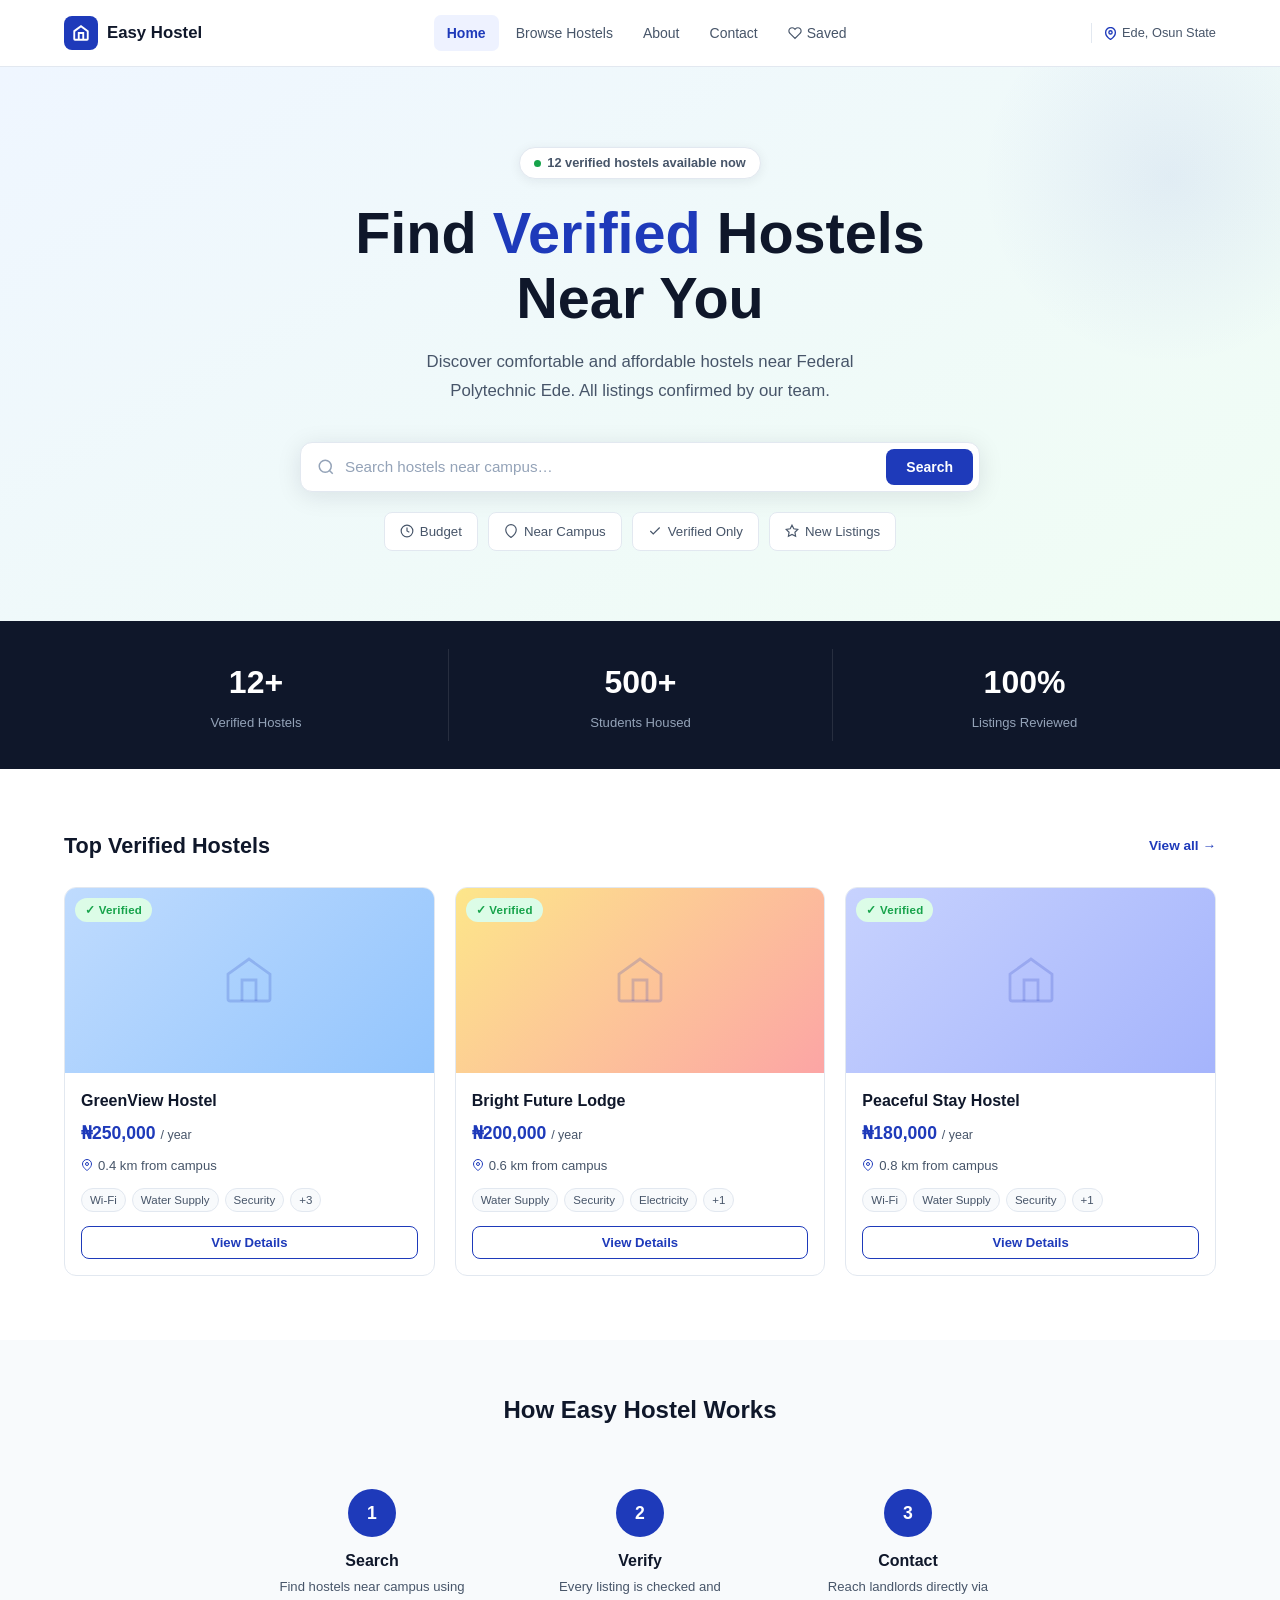
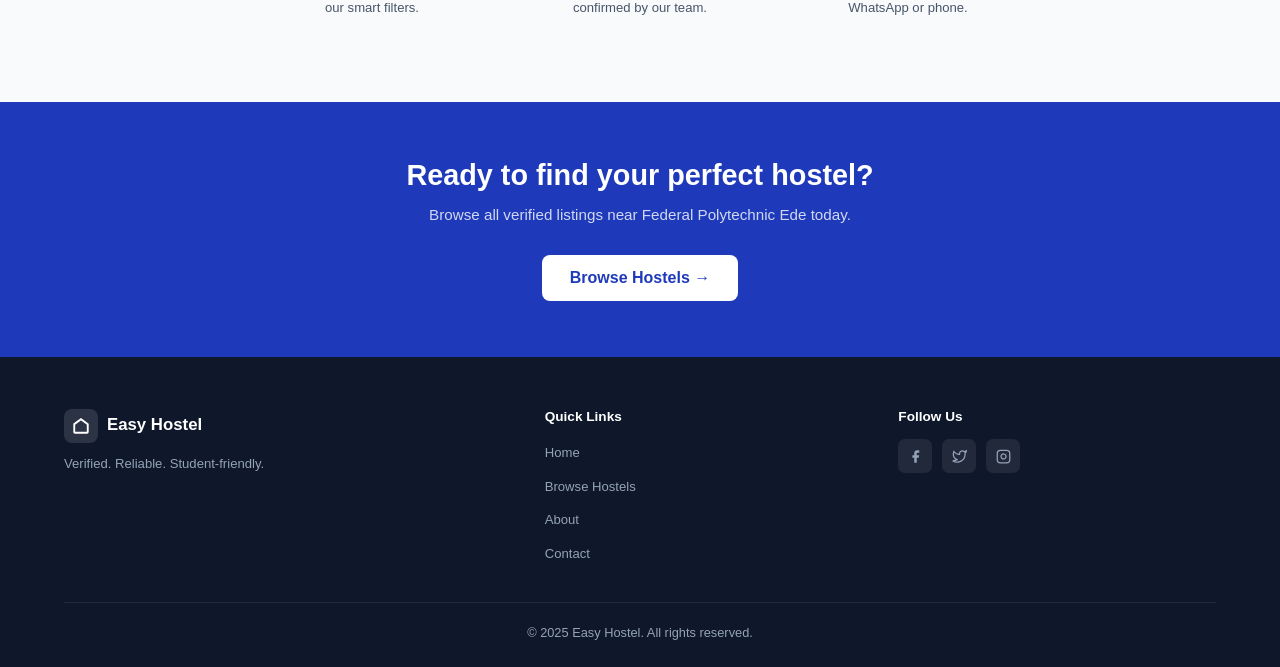
<file: index.html>
<!doctype html>
<html lang="en">
  <head>
    <meta charset="UTF-8" />
    <meta name="viewport" content="width=device-width, initial-scale=1.0" />
    <title>Easy Hostel – Find Verified Hostels Near You</title>
    <link rel="stylesheet" href="./style.css">
  </head>
  <body>
    <div class="toast-wrap" id="toastWrap"></div>

    <!-- ═══════════════════════════════════════════════════ NAV -->
    <nav id="mainNav">
      <div class="nav-inner">
        <div
          class="logo"
          id="mainLogo"
          onclick="showPage('home')"
          ondblclick="logoDoubleClick(event)"
          title="Easy Hostel"
        >
          <div class="logo-icon" id="logoIcon">
            <svg
              width="18"
              height="18"
              viewBox="0 0 24 24"
              fill="none"
              stroke="currentColor"
              stroke-width="2.5"
            >
              <path d="M3 9.5L12 3l9 6.5V20a1 1 0 01-1 1H4a1 1 0 01-1-1V9.5z" />
              <path d="M9 21V12h6v9" />
            </svg>
          </div>
          Easy Hostel
        </div>
        <ul class="nav-links" id="navLinks">
          <li>
            <a id="nl-home" class="active" onclick="showPage('home')">Home</a>
          </li>
          <li>
            <a id="nl-listings" onclick="showPage('listings')"
              >Browse Hostels</a
            >
          </li>
          <li><a id="nl-about" onclick="showPage('about')">About</a></li>
          <li><a id="nl-contact" onclick="showPage('contact')">Contact</a></li>
          <li>
            <div class="fav-nav-wrap">
              <a
                id="nl-favourites"
                onclick="showPage('favourites')"
                style="display: flex; align-items: center; gap: 5px"
              >
                <svg
                  width="14"
                  height="14"
                  viewBox="0 0 24 24"
                  fill="none"
                  stroke="currentColor"
                  stroke-width="2"
                >
                  <path
                    d="M20.84 4.61a5.5 5.5 0 00-7.78 0L12 5.67l-1.06-1.06a5.5 5.5 0 00-7.78 7.78l1.06 1.06L12 21.23l7.78-7.78 1.06-1.06a5.5 5.5 0 000-7.78z"
                  />
                </svg>
                Saved
              </a>
              <span class="fav-badge" id="navFavBadge">0</span>
            </div>
          </li>
        </ul>
        <div class="nav-location">
          <svg
            width="13"
            height="13"
            viewBox="0 0 24 24"
            fill="none"
            stroke="currentColor"
            stroke-width="2.5"
          >
            <path d="M21 10c0 7-9 13-9 13s-9-6-9-13a9 9 0 0118 0z" />
            <circle cx="12" cy="10" r="3" />
          </svg>
          Ede, Osun State
        </div>
        <div class="hamburger" id="hamburger" onclick="toggleMobileMenu()">
          <span></span><span></span><span></span>
        </div>
      </div>
    </nav>

    <!-- MOBILE MENU -->
    <div class="mobile-menu" id="mobileMenu">
      <a
        id="ml-home"
        class="active"
        onclick="
          showPage('home');
          closeMobileMenu();
        "
        >Home</a
      >
      <a
        id="ml-listings"
        onclick="
          showPage('listings');
          closeMobileMenu();
        "
        >Browse Hostels</a
      >
      <a
        id="ml-about"
        onclick="
          showPage('about');
          closeMobileMenu();
        "
        >About</a
      >
      <a
        id="ml-contact"
        onclick="
          showPage('contact');
          closeMobileMenu();
        "
        >Contact</a
      >
      <a
        id="ml-favourites"
        onclick="
          showPage('favourites');
          closeMobileMenu();
        "
        style="display: flex; align-items: center; gap: 8px"
      >
        <svg
          width="15"
          height="15"
          viewBox="0 0 24 24"
          fill="none"
          stroke="currentColor"
          stroke-width="2"
        >
          <path
            d="M20.84 4.61a5.5 5.5 0 00-7.78 0L12 5.67l-1.06-1.06a5.5 5.5 0 00-7.78 7.78l1.06 1.06L12 21.23l7.78-7.78 1.06-1.06a5.5 5.5 0 000-7.78z"
          />
        </svg>
        Saved Hostels
        <span
          id="mobileNavFavBadge"
          style="
            background: var(--red);
            color: #fff;
            font-size: 0.65rem;
            font-weight: 700;
            padding: 1px 7px;
            border-radius: 20px;
            display: none;
          "
          >0</span
        >
      </a>
      <div class="mobile-divider"></div>
      <div class="mobile-location">
        <svg
          width="13"
          height="13"
          viewBox="0 0 24 24"
          fill="none"
          stroke="currentColor"
          stroke-width="2.5"
        >
          <path d="M21 10c0 7-9 13-9 13s-9-6-9-13a9 9 0 0118 0z" />
          <circle cx="12" cy="10" r="3" />
        </svg>
        Ede, Osun State
      </div>
    </div>

    <!-- ═══════════════════════════════════════════════════ LOGIN PAGE -->
    <div class="page" id="page-login">
      <div class="login-page">
        <div class="login-left">
          <div class="login-brand">
            <div class="logo-icon">
              <svg
                width="30"
                height="30"
                viewBox="0 0 24 24"
                fill="none"
                stroke="currentColor"
                stroke-width="2.5"
              >
                <path
                  d="M3 9.5L12 3l9 6.5V20a1 1 0 01-1 1H4a1 1 0 01-1-1V9.5z"
                />
                <path d="M9 21V12h6v9" />
              </svg>
            </div>
            <h2>Easy Hostel Admin</h2>
            <p>Manage hostel listings, users and settings from one place.</p>
          </div>
          <div class="login-features">
            <div class="login-feature">
              <div class="login-feature-icon">
                <svg
                  width="18"
                  height="18"
                  viewBox="0 0 24 24"
                  fill="none"
                  stroke="currentColor"
                  stroke-width="2"
                >
                  <path
                    d="M3 9.5L12 3l9 6.5V20a1 1 0 01-1 1H4a1 1 0 01-1-1V9.5z"
                  />
                </svg>
              </div>
              <div class="login-feature-text">
                <h4>Manage Listings</h4>
                <p>Add, verify and remove hostel listings</p>
              </div>
            </div>
            <div class="login-feature">
              <div class="login-feature-icon">
                <svg
                  width="18"
                  height="18"
                  viewBox="0 0 24 24"
                  fill="none"
                  stroke="currentColor"
                  stroke-width="2"
                >
                  <path d="M17 21v-2a4 4 0 00-4-4H5a4 4 0 00-4 4v2" />
                  <circle cx="9" cy="7" r="4" />
                </svg>
              </div>
              <div class="login-feature-text">
                <h4>User Management</h4>
                <p>Control admin accounts and permissions</p>
              </div>
            </div>
            <div class="login-feature">
              <div class="login-feature-icon">
                <svg
                  width="18"
                  height="18"
                  viewBox="0 0 24 24"
                  fill="none"
                  stroke="currentColor"
                  stroke-width="2"
                >
                  <line x1="18" y1="20" x2="18" y2="10" />
                  <line x1="12" y1="20" x2="12" y2="4" />
                  <line x1="6" y1="20" x2="6" y2="14" />
                </svg>
              </div>
              <div class="login-feature-text">
                <h4>Reports & Analytics</h4>
                <p>View site performance and listing stats</p>
              </div>
            </div>
          </div>
        </div>
        <div class="login-right">
          <div class="login-form-wrap">
            <div class="login-header">
              <h1>Welcome back</h1>
              <p>Sign in to access the admin dashboard.</p>
            </div>
            <div class="login-form-group">
              <label>Email address</label>
              <div class="login-input-wrap">
                <span class="login-input-icon"
                  ><svg
                    width="16"
                    height="16"
                    viewBox="0 0 24 24"
                    fill="none"
                    stroke="currentColor"
                    stroke-width="2"
                  >
                    <path
                      d="M4 4h16c1.1 0 2 .9 2 2v12c0 1.1-.9 2-2 2H4c-1.1 0-2-.9-2-2V6c0-1.1.9-2 2-2z"
                    />
                    <polyline points="22,6 12,13 2,6" /></svg
                ></span>
                <input
                  class="login-input"
                  id="loginEmail"
                  type="email"
                  placeholder="admin@easyhostel.com"
                  value="admin@easyhostel.com"
                />
              </div>
              <p class="login-hint error-msg" id="emailErr">
                Please enter a valid email address
              </p>
            </div>
            <div class="login-form-group">
              <label>Password</label>
              <div class="login-input-wrap">
                <span class="login-input-icon"
                  ><svg
                    width="16"
                    height="16"
                    viewBox="0 0 24 24"
                    fill="none"
                    stroke="currentColor"
                    stroke-width="2"
                  >
                    <rect x="3" y="11" width="18" height="11" rx="2" ry="2" />
                    <path d="M7 11V7a5 5 0 0110 0v4" /></svg
                ></span>
                <input
                  class="login-input"
                  id="loginPassword"
                  type="password"
                  placeholder="Enter your password"
                  value="admin123"
                />
                <button
                  class="login-eye"
                  onclick="togglePasswordView()"
                  id="eyeBtn"
                  title="Show/hide password"
                >
                  <svg
                    id="eyeIcon"
                    width="16"
                    height="16"
                    viewBox="0 0 24 24"
                    fill="none"
                    stroke="currentColor"
                    stroke-width="2"
                  >
                    <path d="M1 12s4-8 11-8 11 8 11 8-4 8-11 8-11-8-11-8z" />
                    <circle cx="12" cy="12" r="3" />
                  </svg>
                </button>
              </div>
              <p class="login-hint error-msg" id="passErr">
                Incorrect password. Try: admin123
              </p>
            </div>
            <div class="login-options">
              <label class="remember-me"
                ><input type="checkbox" checked /> Remember me</label
              >
              <span
                class="forgot-link"
                onclick="showToast('Password reset email sent!', 'success')"
                >Forgot password?</span
              >
            </div>
            <button
              class="btn btn-primary btn-full btn-lg"
              onclick="submitLogin()"
              id="loginBtn"
            >
              Sign In
            </button>
            <div class="login-divider">Demo credentials</div>
            <div class="login-creds">
              <strong>Email:</strong> admin@easyhostel.com &nbsp;|&nbsp;
              <strong>Password:</strong> admin123
            </div>
            <div class="login-back" onclick="showPage('home')">
              <svg
                width="14"
                height="14"
                viewBox="0 0 24 24"
                fill="none"
                stroke="currentColor"
                stroke-width="2"
              >
                <path d="M19 12H5M12 19l-7-7 7-7" />
              </svg>
              Back to website
            </div>
          </div>
        </div>
      </div>
    </div>

    <!-- ═══════════════════════════════════════════════════ HOME PAGE -->
    <div class="page active" id="page-home">
      <section class="hero">
        <div class="hero-inner">
          <div class="hero-tag">
            <span></span> 12 verified hostels available now
          </div>
          <h1>
            Find <span class="highlight">Verified</span> Hostels<br />Near You
          </h1>
          <p>
            Discover comfortable and affordable hostels near Federal Polytechnic
            Ede. All listings confirmed by our team.
          </p>
          <div class="search-wrap">
            <svg
              width="18"
              height="18"
              viewBox="0 0 24 24"
              fill="none"
              stroke="currentColor"
              stroke-width="2"
            >
              <circle cx="11" cy="11" r="8" />
              <path d="M21 21l-4.35-4.35" />
            </svg>
            <input
              type="text"
              id="heroSearch"
              placeholder="Search hostels near campus…"
              onkeydown="
                if (event.key === 'Enter') {
                  heroGoSearch();
                }
              "
            />
            <button class="btn btn-primary" onclick="heroGoSearch()">
              Search
            </button>
          </div>
          <div class="filter-chips">
            <div class="chip" id="chip-budget" onclick="toggleChip('budget')">
              <svg
                viewBox="0 0 24 24"
                fill="none"
                stroke="currentColor"
                stroke-width="2"
              >
                <circle cx="12" cy="12" r="10" />
                <path d="M12 6v6l4 2" /></svg
              >Budget
            </div>
            <div class="chip" id="chip-near" onclick="toggleChip('near')">
              <svg
                viewBox="0 0 24 24"
                fill="none"
                stroke="currentColor"
                stroke-width="2"
              >
                <path d="M21 10c0 7-9 13-9 13s-9-6-9-13a9 9 0 0118 0z" /></svg
              >Near Campus
            </div>
            <div
              class="chip"
              id="chip-verified"
              onclick="toggleChip('verified')"
            >
              <svg
                viewBox="0 0 24 24"
                fill="none"
                stroke="currentColor"
                stroke-width="2"
              >
                <polyline points="20 6 9 17 4 12" /></svg
              >Verified Only
            </div>
            <div class="chip" id="chip-new" onclick="toggleChip('new')">
              <svg
                viewBox="0 0 24 24"
                fill="none"
                stroke="currentColor"
                stroke-width="2"
              >
                <path
                  d="M12 2l3.09 6.26L22 9.27l-5 4.87 1.18 6.88L12 17.77l-6.18 3.25L7 14.14 2 9.27l6.91-1.01L12 2z"
                /></svg
              >New Listings
            </div>
          </div>
        </div>
      </section>
      <div class="stats-strip">
        <div class="stat-item">
          <div class="stat-num">12+</div>
          <div class="stat-desc">Verified Hostels</div>
        </div>
        <div class="stat-item">
          <div class="stat-num">500+</div>
          <div class="stat-desc">Students Housed</div>
        </div>
        <div class="stat-item">
          <div class="stat-num">100%</div>
          <div class="stat-desc">Listings Reviewed</div>
        </div>
      </div>
      <section class="section">
        <div class="section-header">
          <h2 class="section-title">Top Verified Hostels</h2>
          <a class="view-all" onclick="showPage('listings')">View all →</a>
        </div>
        <div class="cards-grid" id="homeCards"></div>
      </section>
      <div class="how-strip">
        <h2 class="how-title">How Easy Hostel Works</h2>
        <div class="how-steps">
          <div class="how-step">
            <div class="how-step-num">1</div>
            <h4>Search</h4>
            <p>Find hostels near campus using our smart filters.</p>
          </div>
          <div class="how-step">
            <div class="how-step-num">2</div>
            <h4>Verify</h4>
            <p>Every listing is checked and confirmed by our team.</p>
          </div>
          <div class="how-step">
            <div class="how-step-num">3</div>
            <h4>Contact</h4>
            <p>Reach landlords directly via WhatsApp or phone.</p>
          </div>
        </div>
      </div>
      <div class="cta-banner">
        <h2>Ready to find your perfect hostel?</h2>
        <p>Browse all verified listings near Federal Polytechnic Ede today.</p>
        <button
          class="btn btn-lg"
          style="background: #fff; color: var(--blue)"
          onclick="showPage('listings')"
        >
          Browse Hostels →
        </button>
      </div>
      <footer>
        <div class="footer-grid">
          <div style="max-width: 260px">
            <div class="logo" style="color: #fff; margin-bottom: 10px">
              <div
                class="logo-icon"
                style="background: rgba(255, 255, 255, 0.12)"
              >
                <svg
                  width="18"
                  height="18"
                  viewBox="0 0 24 24"
                  fill="none"
                  stroke="white"
                  stroke-width="2.5"
                >
                  <path
                    d="M3 9.5L12 3l9 6.5V20a1 1 0 01-1 1H4a1 1 0 01-1-1V9.5z"
                  />
                </svg>
              </div>
              Easy Hostel
            </div>
            <p style="font-size: 0.82rem; line-height: 1.65; color: #94a3b8">
              Verified. Reliable. Student-friendly.
            </p>
          </div>
          <div class="footer-col">
            <h5>Quick Links</h5>
            <ul>
              <li><a onclick="showPage('home')">Home</a></li>
              <li><a onclick="showPage('listings')">Browse Hostels</a></li>
              <li><a onclick="showPage('about')">About</a></li>
              <li><a onclick="showPage('contact')">Contact</a></li>
            </ul>
          </div>
          <div class="footer-col">
            <h5>Follow Us</h5>
            <div class="social-icons">
              <div class="social-btn">
                <svg
                  width="15"
                  height="15"
                  fill="currentColor"
                  viewBox="0 0 24 24"
                >
                  <path
                    d="M18 2h-3a5 5 0 00-5 5v3H7v4h3v8h4v-8h3l1-4h-4V7a1 1 0 011-1h3z"
                  />
                </svg>
              </div>
              <div class="social-btn">
                <svg
                  width="15"
                  height="15"
                  fill="none"
                  stroke="currentColor"
                  stroke-width="2"
                  viewBox="0 0 24 24"
                >
                  <path
                    d="M23 3a10.9 10.9 0 01-3.14 1.53 4.48 4.48 0 00-7.86 3v1A10.66 10.66 0 013 4s-4 9 5 13a11.64 11.64 0 01-7 2c9 5 20 0 20-11.5a4.5 4.5 0 00-.08-.83A7.72 7.72 0 0023 3z"
                  />
                </svg>
              </div>
              <div class="social-btn">
                <svg
                  width="15"
                  height="15"
                  fill="none"
                  stroke="currentColor"
                  stroke-width="2"
                  viewBox="0 0 24 24"
                >
                  <rect x="2" y="2" width="20" height="20" rx="5" />
                  <path d="M16 11.37A4 4 0 1112.63 8 4 4 0 0116 11.37z" />
                </svg>
              </div>
            </div>
          </div>
        </div>
        <div class="footer-bottom">
          © 2025 Easy Hostel. All rights reserved.
        </div>
      </footer>
    </div>

    <!-- ═══════════════════════════════════════════════════ LISTINGS PAGE -->
    <div class="page" id="page-listings">
      <div
        style="
          padding: 20px 5% 0;
          display: flex;
          gap: 10px;
          align-items: center;
          flex-wrap: wrap;
          max-width: 1200px;
          margin: 0 auto;
        "
      >
        <div
          class="search-wrap"
          style="flex: 1; min-width: 220px; margin-bottom: 0"
        >
          <svg
            width="16"
            height="16"
            viewBox="0 0 24 24"
            fill="none"
            stroke="currentColor"
            stroke-width="2"
          >
            <circle cx="11" cy="11" r="8" />
            <path d="M21 21l-4.35-4.35" /></svg
          ><input
            type="text"
            id="listSearch"
            placeholder="Search hostels…"
            oninput="applyFilters()"
          />
        </div>
        <button class="filter-toggle-btn" onclick="toggleMobileFilters()">
          <svg
            width="16"
            height="16"
            viewBox="0 0 24 24"
            fill="none"
            stroke="currentColor"
            stroke-width="2"
          >
            <line x1="4" y1="6" x2="20" y2="6" />
            <line x1="8" y1="12" x2="16" y2="12" />
            <line x1="11" y1="18" x2="13" y2="18" /></svg
          >Filters
        </button>
      </div>
      <div class="listings-layout">
        <aside class="filters-panel" id="filtersPanel">
          <div class="filters-header">
            <h3 class="filters-title">Filters</h3>
            <span class="clear-all" onclick="clearFilters()">Clear all</span>
          </div>
          <div class="filter-group">
            <div class="filter-group-title">Price Range (per year)</div>
            <div class="price-labels">
              <span>₦50,000</span
              ><span class="price-val" id="priceVal">₦500,000+</span>
            </div>
            <input
              type="range"
              min="50000"
              max="500000"
              value="500000"
              id="priceRange"
              oninput="
                updatePriceLabel(this.value);
                applyFilters();
              "
            />
          </div>
          <div class="filter-group">
            <div class="filter-group-title">Verification</div>
            <div class="checkbox-group">
              <label class="checkbox-item"
                ><input
                  type="checkbox"
                  id="fVerified"
                  onchange="applyFilters()"
                />
                Verified Only</label
              >
            </div>
          </div>
          <div class="filter-group">
            <div class="filter-group-title">Room Type</div>
            <div class="checkbox-group">
              <label class="checkbox-item"
                ><input
                  type="checkbox"
                  data-room="Self Contain"
                  onchange="applyFilters()"
                />
                Self Contain</label
              ><label class="checkbox-item"
                ><input
                  type="checkbox"
                  data-room="Shared Apartment"
                  onchange="applyFilters()"
                />
                Shared Apartment</label
              ><label class="checkbox-item"
                ><input
                  type="checkbox"
                  data-room="Single Room"
                  onchange="applyFilters()"
                />
                Single Room</label
              ><label class="checkbox-item"
                ><input
                  type="checkbox"
                  data-room="Two in a Room"
                  onchange="applyFilters()"
                />
                Two in a Room</label
              >
            </div>
          </div>
          <div class="filter-group">
            <div class="filter-group-title">Amenities</div>
            <div class="checkbox-group">
              <label class="checkbox-item"
                ><input
                  type="checkbox"
                  data-amenity="Wi-Fi"
                  onchange="applyFilters()"
                />
                Wi-Fi</label
              ><label class="checkbox-item"
                ><input
                  type="checkbox"
                  data-amenity="Water Supply"
                  onchange="applyFilters()"
                />
                Water Supply</label
              ><label class="checkbox-item"
                ><input
                  type="checkbox"
                  data-amenity="Security"
                  onchange="applyFilters()"
                />
                Security</label
              ><label class="checkbox-item"
                ><input
                  type="checkbox"
                  data-amenity="Parking"
                  onchange="applyFilters()"
                />
                Parking Space</label
              ><label class="checkbox-item"
                ><input
                  type="checkbox"
                  data-amenity="Electricity"
                  onchange="applyFilters()"
                />
                Electricity (24/7)</label
              >
            </div>
          </div>
          <button
            class="btn btn-primary btn-full"
            style="margin-top: 10px"
            onclick="closeMobileFilters()"
          >
            Apply Filters
          </button>
        </aside>
        <main>
          <div
            id="activeFiltersWrap"
            class="active-filters"
            style="display: none"
          ></div>
          <div class="listings-header">
            <h2 class="listings-count">
              <span id="listNum">12</span> hostels found
            </h2>
            <div class="sort-select">
              Sort by<select id="sortSelect" onchange="applyFilters()">
                <option value="recommended">Recommended</option>
                <option value="price-asc">Price: Low to High</option>
                <option value="price-desc">Price: High to Low</option>
                <option value="nearest">Nearest First</option>
                <option value="verified">Verified First</option>
              </select>
            </div>
          </div>
          <div class="listings-grid" id="listingsGrid"></div>
          <div class="list-pagination" id="listPagination"></div>
        </main>
      </div>
      <footer>
        <div class="footer-grid">
          <div>
            <div class="logo" style="color: #fff; margin-bottom: 10px">
              <div
                class="logo-icon"
                style="background: rgba(255, 255, 255, 0.12)"
              >
                <svg
                  width="18"
                  height="18"
                  viewBox="0 0 24 24"
                  fill="none"
                  stroke="white"
                  stroke-width="2.5"
                >
                  <path
                    d="M3 9.5L12 3l9 6.5V20a1 1 0 01-1 1H4a1 1 0 01-1-1V9.5z"
                  />
                </svg>
              </div>
              Easy Hostel
            </div>
            <p style="font-size: 0.82rem; color: #94a3b8">
              Verified. Reliable. Student-friendly.
            </p>
          </div>
          <div class="footer-col">
            <h5>Quick Links</h5>
            <ul>
              <li><a onclick="showPage('home')">Home</a></li>
              <li><a onclick="showPage('listings')">Browse Hostels</a></li>
              <li><a onclick="showPage('about')">About</a></li>
              <li><a onclick="showPage('contact')">Contact</a></li>
            </ul>
          </div>
          <div class="footer-col"><h5>Follow Us</h5></div>
        </div>
        <div class="footer-bottom">
          © 2025 Easy Hostel. All rights reserved.
        </div>
      </footer>
    </div>

    <!-- ═══════════════════════════════════════════════════ DETAIL PAGE -->
    <div class="page" id="page-detail">
      <div class="detail-layout">
        <div
          style="
            display: flex;
            align-items: center;
            justify-content: space-between;
            margin-bottom: 26px;
            flex-wrap: wrap;
            gap: 10px;
          "
        >
          <button class="back-link" onclick="showPage('listings')">
            <svg
              width="15"
              height="15"
              viewBox="0 0 24 24"
              fill="none"
              stroke="currentColor"
              stroke-width="2.5"
            >
              <path d="M19 12H5M12 19l-7-7 7-7" /></svg
            >Back to listings
          </button>
          <div style="display: flex; gap: 8px">
            <button
              class="btn btn-ghost btn-sm"
              id="favBtn"
              onclick="toggleFavourite()"
              title="Save to favourites"
            >
              <svg
                width="16"
                height="16"
                viewBox="0 0 24 24"
                fill="none"
                stroke="currentColor"
                stroke-width="2"
                id="favIcon"
              >
                <path
                  d="M20.84 4.61a5.5 5.5 0 00-7.78 0L12 5.67l-1.06-1.06a5.5 5.5 0 00-7.78 7.78l1.06 1.06L12 21.23l7.78-7.78 1.06-1.06a5.5 5.5 0 000-7.78z"
                />
              </svg>
              <span id="favBtnText">Save</span>
            </button>
            <button
              class="btn btn-ghost btn-sm"
              onclick="shareDetail()"
              title="Copy link"
            >
              <svg
                width="16"
                height="16"
                viewBox="0 0 24 24"
                fill="none"
                stroke="currentColor"
                stroke-width="2"
              >
                <circle cx="18" cy="5" r="3" />
                <circle cx="6" cy="12" r="3" />
                <circle cx="18" cy="19" r="3" />
                <line x1="8.59" y1="13.51" x2="15.42" y2="17.49" />
                <line x1="15.41" y1="6.51" x2="8.59" y2="10.49" />
              </svg>
              Share
            </button>
          </div>
        </div>
        <div class="detail-grid">
          <div>
            <div class="gallery-main" id="galleryMain">
              <div
                id="galleryMainImg"
                style="height: 100%; border-radius: var(--radius)"
              ></div>
              <div class="gallery-label">
                <span class="badge badge-verified" id="detailBadge"
                  >✓ Verified</span
                >
              </div>
            </div>
            <div class="thumbs" id="galleryThumbs"></div>
            <div class="detail-info">
              <h1 class="detail-name" id="detailName">GreenView Hostel</h1>
              <p
                style="
                  font-size: 0.78rem;
                  color: var(--light);
                  margin-bottom: 10px;
                "
                id="detailVerifiedLbl"
              >
                Last verified: 3 days ago
              </p>
              <div class="detail-meta">
                <span
                  ><svg
                    width="13"
                    height="13"
                    viewBox="0 0 24 24"
                    fill="none"
                    stroke="currentColor"
                    stroke-width="2"
                  >
                    <path d="M21 10c0 7-9 13-9 13s-9-6-9-13a9 9 0 0118 0z" />
                    <circle cx="12" cy="10" r="3" /></svg
                  ><span id="detailDist">0.4 km</span></span
                ><span
                  ><svg
                    width="13"
                    height="13"
                    viewBox="0 0 24 24"
                    fill="none"
                    stroke="currentColor"
                    stroke-width="2"
                  >
                    <path d="M21 10c0 7-9 13-9 13s-9-6-9-13a9 9 0 0118 0z" />
                  </svg>
                  Ede, Osun State</span
                >
              </div>
              <p class="detail-desc" id="detailDesc"></p>
              <div class="amenities-section">
                <h3>Amenities</h3>
                <div class="amenities-grid" id="detailAmenities"></div>
              </div>
            </div>
          </div>
          <div>
            <div class="booking-card">
              <div class="booking-price" id="detailPrice">
                ₦250,000 <span>/ year</span>
              </div>
              <div class="booking-avail">
                <span class="badge badge-available">Available</span>
              </div>
              <table class="detail-table" id="detailTable"></table>
              <div class="contact-btns">
                <button
                  class="btn btn-green btn-full btn-lg"
                  onclick="showToast('Opening WhatsApp…', 'success')"
                >
                  <svg
                    width="18"
                    height="18"
                    viewBox="0 0 24 24"
                    fill="currentColor"
                  >
                    <path
                      d="M17.472 14.382c-.297-.149-1.758-.867-2.03-.967-.273-.099-.471-.148-.67.15-.197.297-.767.966-.94 1.164-.173.199-.347.223-.644.075-.297-.15-1.255-.463-2.39-1.475-.883-.788-1.48-1.761-1.653-2.059-.173-.297-.018-.458.13-.606.134-.133.298-.347.446-.52.149-.174.198-.298.298-.497.099-.198.05-.371-.025-.52-.075-.149-.669-1.612-.916-2.207-.242-.579-.487-.5-.669-.51-.173-.008-.371-.01-.57-.01-.198 0-.52.074-.792.372-.272.297-1.04 1.016-1.04 2.479 0 1.462 1.065 2.875 1.213 3.074.149.198 2.096 3.2 5.077 4.487.709.306 1.262.489 1.694.625.712.227 1.36.195 1.871.118.571-.085 1.758-.719 2.006-1.413.248-.694.248-1.289.173-1.413z"
                    />
                    <path
                      d="M11.5 2C6.253 2 2 6.253 2 11.5c0 1.882.538 3.638 1.466 5.126L2 22l5.545-1.453A9.454 9.454 0 0011.5 21C16.747 21 21 16.747 21 11.5S16.747 2 11.5 2z"
                    /></svg
                  >Chat on WhatsApp
                </button>
                <button
                  class="btn btn-secondary btn-full btn-lg"
                  onclick="showToast('Calling landlord…')"
                >
                  <svg
                    width="18"
                    height="18"
                    viewBox="0 0 24 24"
                    fill="none"
                    stroke="currentColor"
                    stroke-width="2"
                  >
                    <path
                      d="M22 16.92v3a2 2 0 01-2.18 2 19.79 19.79 0 01-8.63-3.07A19.5 19.5 0 013.07 9.81a19.79 19.79 0 01-3.07-8.63A2 2 0 012 2h3a2 2 0 012 1.72 12.84 12.84 0 00.7 2.81 2 2 0 01-.45 2.11L6.91 9.91a16 16 0 006.18 6.18l1.27-1.27a2 2 0 012.11-.45 12.84 12.84 0 002.81.7A2 2 0 0122 16.92z"
                    /></svg
                  >Call Landlord
                </button>
              </div>
              <div
                class="report-link"
                onclick="showToast('Report submitted. Thank you.', 'success')"
              >
                <svg
                  width="14"
                  height="14"
                  viewBox="0 0 24 24"
                  fill="none"
                  stroke="currentColor"
                  stroke-width="2"
                >
                  <circle cx="12" cy="12" r="10" />
                  <line x1="12" y1="8" x2="12" y2="12" />
                  <line x1="12" y1="16" x2="12.01" y2="16" /></svg
                >Report incorrect listing
              </div>
            </div>
          </div>
        </div>
      </div>
      <footer>
        <div class="footer-grid">
          <div>
            <div class="logo" style="color: #fff; margin-bottom: 10px">
              <div
                class="logo-icon"
                style="background: rgba(255, 255, 255, 0.12)"
              >
                <svg
                  width="18"
                  height="18"
                  viewBox="0 0 24 24"
                  fill="none"
                  stroke="white"
                  stroke-width="2.5"
                >
                  <path
                    d="M3 9.5L12 3l9 6.5V20a1 1 0 01-1 1H4a1 1 0 01-1-1V9.5z"
                  />
                </svg>
              </div>
              Easy Hostel
            </div>
            <p style="font-size: 0.82rem; color: #94a3b8">
              Verified. Reliable. Student-friendly.
            </p>
          </div>
          <div class="footer-col">
            <h5>Quick Links</h5>
            <ul>
              <li><a onclick="showPage('home')">Home</a></li>
              <li><a onclick="showPage('listings')">Browse Hostels</a></li>
              <li><a onclick="showPage('about')">About</a></li>
              <li><a onclick="showPage('contact')">Contact</a></li>
            </ul>
          </div>
          <div class="footer-col"></div>
        </div>
        <div class="footer-bottom">
          © 2025 Easy Hostel. All rights reserved.
        </div>
      </footer>
    </div>

    <!-- ═══════════════════════════════════════════════════ ADMIN PAGE -->
    <div class="page" id="page-admin">
      <!-- SIDEBAR (desktop) -->
      <div class="admin-layout">
        <aside class="admin-sidebar">
          <div class="admin-sidebar-logo">
            <div class="logo-icon">
              <svg
                width="18"
                height="18"
                viewBox="0 0 24 24"
                fill="none"
                stroke="white"
                stroke-width="2.5"
              >
                <path
                  d="M3 9.5L12 3l9 6.5V20a1 1 0 01-1 1H4a1 1 0 01-1-1V9.5z"
                />
              </svg>
            </div>
            Easy Hostel
          </div>
          <div class="admin-sidebar-user">
            <div class="admin-avatar">AD</div>
            <div>
              <div class="admin-avatar-name">Admin User</div>
              <div class="admin-avatar-role">Super Admin</div>
            </div>
          </div>
          <nav class="admin-sidebar-nav">
            <a
              class="asn-item active"
              id="stab-dashboard"
              onclick="switchAdminTab('dashboard')"
            >
              <svg
                width="17"
                height="17"
                viewBox="0 0 24 24"
                fill="none"
                stroke="currentColor"
                stroke-width="2"
              >
                <rect x="3" y="3" width="7" height="7" />
                <rect x="14" y="3" width="7" height="7" />
                <rect x="14" y="14" width="7" height="7" />
                <rect x="3" y="14" width="7" height="7" /></svg
              >Dashboard
            </a>
            <a
              class="asn-item"
              id="stab-listings"
              onclick="switchAdminTab('listings')"
            >
              <svg
                width="17"
                height="17"
                viewBox="0 0 24 24"
                fill="none"
                stroke="currentColor"
                stroke-width="2"
              >
                <path
                  d="M3 9.5L12 3l9 6.5V20a1 1 0 01-1 1H4a1 1 0 01-1-1V9.5z"
                /></svg
              >Listings
            </a>
            <a
              class="asn-item"
              id="stab-addlisting"
              onclick="switchAdminTab('addlisting')"
            >
              <svg
                width="17"
                height="17"
                viewBox="0 0 24 24"
                fill="none"
                stroke="currentColor"
                stroke-width="2"
              >
                <circle cx="12" cy="12" r="10" />
                <line x1="12" y1="8" x2="12" y2="16" />
                <line x1="8" y1="12" x2="16" y2="12" /></svg
              >Add Listing
            </a>
            <a
              class="asn-item"
              id="stab-reports"
              onclick="switchAdminTab('reports')"
            >
              <svg
                width="17"
                height="17"
                viewBox="0 0 24 24"
                fill="none"
                stroke="currentColor"
                stroke-width="2"
              >
                <line x1="18" y1="20" x2="18" y2="10" />
                <line x1="12" y1="20" x2="12" y2="4" />
                <line x1="6" y1="20" x2="6" y2="14" /></svg
              >Reports
            </a>
            <a
              class="asn-item"
              id="stab-users"
              onclick="switchAdminTab('users')"
            >
              <svg
                width="17"
                height="17"
                viewBox="0 0 24 24"
                fill="none"
                stroke="currentColor"
                stroke-width="2"
              >
                <path d="M17 21v-2a4 4 0 00-4-4H5a4 4 0 00-4 4v2" />
                <circle cx="9" cy="7" r="4" /></svg
              >Users
            </a>
            <a
              class="asn-item"
              id="stab-settings"
              onclick="switchAdminTab('settings')"
            >
              <svg
                width="17"
                height="17"
                viewBox="0 0 24 24"
                fill="none"
                stroke="currentColor"
                stroke-width="2"
              >
                <circle cx="12" cy="12" r="3" />
                <path
                  d="M19.07 4.93a10 10 0 010 14.14M4.93 4.93a10 10 0 000 14.14"
                /></svg
              >Settings
            </a>
            <a class="asn-item asn-logout" onclick="adminLogout()">
              <svg
                width="17"
                height="17"
                viewBox="0 0 24 24"
                fill="none"
                stroke="currentColor"
                stroke-width="2"
              >
                <path d="M9 21H5a2 2 0 01-2-2V5a2 2 0 012-2h4" />
                <polyline points="16 17 21 12 16 7" />
                <line x1="21" y1="12" x2="9" y2="12" /></svg
              >Logout
            </a>
          </nav>
        </aside>

        <!-- MAIN CONTENT -->
        <main class="admin-content">
          <!-- Mobile top bar -->
          <div class="admin-mob-header">
            <div style="display: flex; align-items: center; gap: 8px">
              <div
                class="logo-icon"
                style="
                  width: 28px;
                  height: 28px;
                  background: var(--blue);
                  border-radius: 6px;
                  display: flex;
                  align-items: center;
                  justify-content: center;
                "
              >
                <svg
                  width="14"
                  height="14"
                  viewBox="0 0 24 24"
                  fill="none"
                  stroke="white"
                  stroke-width="2.5"
                >
                  <path
                    d="M3 9.5L12 3l9 6.5V20a1 1 0 01-1 1H4a1 1 0 01-1-1V9.5z"
                  />
                </svg>
              </div>
              <b style="font-family: Sora, sans-serif; font-size: 0.95rem"
                >Easy Hostel Admin</b
              >
            </div>
            <button class="btn btn-ghost btn-sm" onclick="adminLogout()">
              Logout
            </button>
          </div>

          <!-- ── DASHBOARD ── -->
          <div class="asec active" id="asec-dashboard">
            <div class="admin-topbar">
              <div>
                <h1 class="admin-title">Dashboard</h1>
                <p class="admin-sub">Welcome back, Admin.</p>
              </div>
              <span
                id="adminDateTime"
                style="font-size: 0.82rem; color: var(--mid)"
              ></span>
            </div>
            <div class="stat-cards">
              <div class="stat-card">
                <div class="stat-val" id="dash-total">9</div>
                <div class="stat-lbl">Total Listings</div>
                <div class="stat-change up">↑ 2 this month</div>
              </div>
              <div class="stat-card">
                <div class="stat-val" id="dash-verified">7</div>
                <div class="stat-lbl">Verified</div>
                <div class="stat-change up">↑ 1 this week</div>
              </div>
              <div class="stat-card">
                <div class="stat-val" id="dash-unverified">2</div>
                <div class="stat-lbl">Unverified</div>
                <div class="stat-change down">Need review</div>
              </div>
              <div class="stat-card">
                <div class="stat-val">247</div>
                <div class="stat-lbl">Total Views</div>
                <div class="stat-change up">↑ 18% this week</div>
              </div>
            </div>
            <div class="dash-charts">
              <div class="table-card">
                <div class="table-card-header">
                  <span class="table-card-title">Views This Week</span>
                </div>
                <div style="padding: 16px 20px">
                  <div class="chart-placeholder" id="dashChart"></div>
                </div>
              </div>
              <div class="table-card">
                <div class="table-card-header">
                  <span class="table-card-title">Listing Status</span>
                </div>
                <div style="padding: 20px" id="dashStatusChart"></div>
              </div>
            </div>
            <div class="table-card">
              <div class="table-card-header">
                <span class="table-card-title">Recent Listings</span
                ><button
                  class="btn btn-sm btn-primary"
                  onclick="switchAdminTab('listings')"
                >
                  View All
                </button>
              </div>
              <table class="data-table">
                <thead>
                  <tr>
                    <th>#</th>
                    <th>Hostel Name</th>
                    <th>Price</th>
                    <th>Status</th>
                    <th>Last Verified</th>
                  </tr>
                </thead>
                <tbody id="dashTableBody"></tbody>
              </table>
            </div>
          </div>

          <!-- ── LISTINGS ── -->
          <div class="asec" id="asec-listings">
            <div class="admin-topbar">
              <div>
                <h1 class="admin-title">Listings</h1>
                <p class="admin-sub">Manage all hostel listings</p>
              </div>
              <button
                class="btn btn-primary"
                onclick="switchAdminTab('addlisting')"
              >
                <svg
                  width="16"
                  height="16"
                  viewBox="0 0 24 24"
                  fill="none"
                  stroke="currentColor"
                  stroke-width="2.5"
                >
                  <line x1="12" y1="5" x2="12" y2="19" />
                  <line x1="5" y1="12" x2="19" y2="12" /></svg
                >Add Listing
              </button>
            </div>
            <div class="stat-cards">
              <div class="stat-card">
                <div class="stat-val" id="lc-total">9</div>
                <div class="stat-lbl">Total</div>
              </div>
              <div class="stat-card">
                <div class="stat-val" id="lc-verified">7</div>
                <div class="stat-lbl">Verified</div>
              </div>
              <div class="stat-card">
                <div class="stat-val" id="lc-unverified">2</div>
                <div class="stat-lbl">Unverified</div>
              </div>
              <div class="stat-card">
                <div class="stat-val" id="lc-avg">₦206k</div>
                <div class="stat-lbl">Avg. Price</div>
              </div>
            </div>
            <div class="table-card">
              <div class="table-card-header">
                <span class="table-card-title">All Listings</span>
                <div class="table-search">
                  <svg
                    width="14"
                    height="14"
                    viewBox="0 0 24 24"
                    fill="none"
                    stroke="currentColor"
                    stroke-width="2"
                  >
                    <circle cx="11" cy="11" r="8" />
                    <path d="M21 21l-4.35-4.35" /></svg
                  ><input
                    type="text"
                    placeholder="Search…"
                    id="adminSearch"
                    oninput="renderAdminListings()"
                  />
                </div>
              </div>
              <div style="overflow-x: auto">
                <table class="data-table">
                  <thead>
                    <tr>
                      <th>#</th>
                      <th>Name</th>
                      <th>Location</th>
                      <th>Price/yr</th>
                      <th>Status</th>
                      <th>Verified</th>
                      <th>Actions</th>
                    </tr>
                  </thead>
                  <tbody id="adminTableBody"></tbody>
                </table>
              </div>
              <div class="pagination" id="adminPagination"></div>
            </div>
          </div>

          <!-- ── ADD LISTING ── -->
          <div class="asec" id="asec-addlisting">
            <div class="admin-topbar">
              <div>
                <h1 class="admin-title">Add New Listing</h1>
                <p class="admin-sub">Fill in the hostel details below</p>
              </div>
            </div>
            <div class="table-card" style="padding: 28px; max-width: 680px">
              <div
                style="display: grid; grid-template-columns: 1fr 1fr; gap: 16px"
              >
                <div class="form-group">
                  <label class="form-label">Hostel Name *</label
                  ><input
                    class="form-input"
                    id="addName"
                    placeholder="e.g. GreenView Hostel"
                  />
                  <p class="field-error" id="err-addName">Required</p>
                </div>
                <div class="form-group">
                  <label class="form-label">Location *</label
                  ><input
                    class="form-input"
                    id="addLocation"
                    value="Ede, Osun State"
                  />
                  <p class="field-error" id="err-addLocation">Required</p>
                </div>
              </div>
              <div
                style="display: grid; grid-template-columns: 1fr 1fr; gap: 16px"
              >
                <div class="form-group">
                  <label class="form-label">Price per Year (₦) *</label
                  ><input
                    class="form-input"
                    type="number"
                    id="addPrice"
                    placeholder="250000"
                  />
                  <p class="field-error" id="err-addPrice">Required</p>
                </div>
                <div class="form-group">
                  <label class="form-label">Distance from Campus (km)</label
                  ><input
                    class="form-input"
                    type="number"
                    step="0.1"
                    id="addDist"
                    placeholder="0.5"
                  />
                </div>
              </div>
              <div
                style="display: grid; grid-template-columns: 1fr 1fr; gap: 16px"
              >
                <div class="form-group">
                  <label class="form-label">Room Type</label
                  ><select class="form-input" id="addRoom">
                    <option>Self Contain</option>
                    <option>Shared Apartment</option>
                    <option>Single Room</option>
                    <option>Two in a Room</option>
                  </select>
                </div>
                <div class="form-group">
                  <label class="form-label">Occupancy</label
                  ><input
                    class="form-input"
                    id="addOccupancy"
                    placeholder="e.g. 2 in a room"
                  />
                </div>
              </div>
              <div class="form-group">
                <label class="form-label">Description</label
                ><textarea
                  class="form-textarea"
                  id="addDesc"
                  placeholder="Describe the hostel…"
                ></textarea>
              </div>
              <div class="form-group">
                <label class="form-label" style="margin-bottom: 10px"
                  >Amenities</label
                >
                <div
                  style="display: flex; flex-wrap: wrap; gap: 8px"
                  id="amenityCheckboxes"
                ></div>
              </div>
              <!-- Photo Upload -->
              <div class="form-group">
                <label class="form-label"
                  >Photos
                  <span
                    style="
                      font-size: 0.75rem;
                      color: var(--light);
                      font-weight: 400;
                    "
                    >(up to 8, JPG/PNG/WEBP, max 5MB each)</span
                  ></label
                >
                <div
                  class="photo-dropzone"
                  id="photoDropzone"
                  onclick="document.getElementById('photoFileInput').click()"
                  ondragover="photoDragOver(event, 'add')"
                  ondragleave="photoDragLeave(event, 'add')"
                  ondrop="photoDrop(event, 'add')"
                >
                  <input
                    type="file"
                    id="photoFileInput"
                    accept="image/jpeg,image/png,image/webp"
                    multiple
                    style="display: none"
                    onchange="handlePhotoFiles(this.files)"
                  />
                  <div class="dropzone-icon">
                    <svg
                      width="32"
                      height="32"
                      viewBox="0 0 24 24"
                      fill="none"
                      stroke="currentColor"
                      stroke-width="1.5"
                    >
                      <rect x="3" y="3" width="18" height="18" rx="3" />
                      <circle cx="8.5" cy="8.5" r="1.5" />
                      <polyline points="21 15 16 10 5 21" />
                    </svg>
                  </div>
                  <p class="dropzone-title">Drag & drop photos here</p>
                  <p class="dropzone-sub">
                    or <span class="dropzone-link">click to browse</span>
                  </p>
                </div>
                <div
                  class="photo-preview-grid"
                  id="photoPreviewGrid"
                  style="display: none"
                ></div>
                <div id="photoStatus" style="display: none; margin-top: 10px">
                  <div
                    style="
                      display: flex;
                      justify-content: space-between;
                      align-items: center;
                      margin-bottom: 6px;
                    "
                  >
                    <span
                      id="photoStatusText"
                      style="font-size: 0.8rem; font-weight: 600"
                    ></span
                    ><button
                      class="btn btn-ghost btn-sm"
                      onclick="clearAllPhotos()"
                      style="font-size: 0.72rem; padding: 3px 8px"
                    >
                      Clear All
                    </button>
                  </div>
                  <div
                    style="
                      background: var(--bg);
                      border-radius: 20px;
                      height: 6px;
                    "
                  >
                    <div
                      id="photoCountBar"
                      style="
                        height: 100%;
                        background: var(--blue);
                        border-radius: 20px;
                        transition: width 0.3s;
                      "
                    ></div>
                  </div>
                  <p
                    style="
                      font-size: 0.72rem;
                      color: var(--light);
                      margin-top: 4px;
                    "
                    id="photoCountSub"
                  ></p>
                </div>
                <div class="photo-error" id="photoError"></div>
              </div>
              <div style="display: flex; gap: 10px; flex-wrap: wrap">
                <button
                  class="btn btn-primary btn-lg"
                  onclick="submitNewListing()"
                >
                  Publish Listing
                </button>
                <button class="btn btn-ghost btn-lg" onclick="resetAddForm()">
                  Reset
                </button>
                <button
                  class="btn btn-ghost btn-lg"
                  onclick="switchAdminTab('listings')"
                >
                  Cancel
                </button>
              </div>
            </div>
          </div>

          <!-- ── REPORTS ── -->
          <div class="asec" id="asec-reports">
            <div class="admin-topbar">
              <div>
                <h1 class="admin-title">Reports</h1>
                <p class="admin-sub">Analytics and performance overview</p>
              </div>
              <button
                class="btn btn-primary btn-sm"
                onclick="showToast('Report exported as CSV!', 'success')"
              >
                <svg
                  width="14"
                  height="14"
                  viewBox="0 0 24 24"
                  fill="none"
                  stroke="currentColor"
                  stroke-width="2"
                >
                  <path d="M21 15v4a2 2 0 01-2 2H5a2 2 0 01-2-2v-4" />
                  <polyline points="7 10 12 15 17 10" />
                  <line x1="12" y1="15" x2="12" y2="3" /></svg
                >Export CSV
              </button>
            </div>
            <div class="stat-cards">
              <div class="stat-card">
                <div class="stat-val" id="rpt-listed">0</div>
                <div class="stat-lbl">Verified Listings</div>
              </div>
              <div class="stat-card">
                <div class="stat-val">247</div>
                <div class="stat-lbl">Total Views</div>
              </div>
              <div class="stat-card">
                <div class="stat-val">52</div>
                <div class="stat-lbl">Inquiries</div>
              </div>
              <div class="stat-card">
                <div class="stat-val">38</div>
                <div class="stat-lbl">WhatsApp Contacts</div>
              </div>
            </div>
            <div class="dash-charts">
              <div class="table-card">
                <div class="table-card-header">
                  <span class="table-card-title">Daily Views (This Week)</span>
                </div>
                <div style="padding: 16px 20px">
                  <div class="chart-placeholder" id="rptWeekChart"></div>
                </div>
              </div>
              <div class="table-card">
                <div class="table-card-header">
                  <span class="table-card-title">Top Listings by Views</span>
                </div>
                <div style="padding: 16px 20px" id="rptTopListings"></div>
              </div>
            </div>
            <div class="dash-charts">
              <div class="table-card">
                <div class="table-card-header">
                  <span class="table-card-title">Price Distribution</span>
                </div>
                <div style="padding: 16px 20px" id="rptPriceDist"></div>
              </div>
              <div class="table-card">
                <div class="table-card-header">
                  <span class="table-card-title">Traffic Sources</span>
                </div>
                <div style="padding: 16px 20px" id="rptTraffic"></div>
              </div>
            </div>
          </div>

          <!-- ── USERS ── -->
          <div class="asec" id="asec-users">
            <div class="admin-topbar">
              <div>
                <h1 class="admin-title">Users</h1>
                <p class="admin-sub">Manage admin and staff accounts</p>
              </div>
              <button class="btn btn-primary" onclick="openUserModal()">
                <svg
                  width="16"
                  height="16"
                  viewBox="0 0 24 24"
                  fill="none"
                  stroke="currentColor"
                  stroke-width="2.5"
                >
                  <line x1="12" y1="5" x2="12" y2="19" />
                  <line x1="5" y1="12" x2="19" y2="12" /></svg
                >Add User
              </button>
            </div>
            <div
              class="stat-cards"
              style="grid-template-columns: repeat(3, 1fr)"
            >
              <div class="stat-card">
                <div class="stat-val" id="uc-total">3</div>
                <div class="stat-lbl">Total Users</div>
              </div>
              <div class="stat-card">
                <div class="stat-val" id="uc-active">2</div>
                <div class="stat-lbl">Active</div>
              </div>
              <div class="stat-card">
                <div class="stat-val" id="uc-admins">1</div>
                <div class="stat-lbl">Admins</div>
              </div>
            </div>
            <div class="table-card">
              <div class="table-card-header">
                <span class="table-card-title">All Users</span>
                <div class="table-search">
                  <svg
                    width="14"
                    height="14"
                    viewBox="0 0 24 24"
                    fill="none"
                    stroke="currentColor"
                    stroke-width="2"
                  >
                    <circle cx="11" cy="11" r="8" />
                    <path d="M21 21l-4.35-4.35" /></svg
                  ><input
                    type="text"
                    placeholder="Search users…"
                    id="userSearch"
                    oninput="renderUsersTable()"
                  />
                </div>
              </div>
              <div style="overflow-x: auto">
                <table class="data-table">
                  <thead>
                    <tr>
                      <th>User</th>
                      <th>Email</th>
                      <th>Role</th>
                      <th>Status</th>
                      <th>Last Login</th>
                      <th>Actions</th>
                    </tr>
                  </thead>
                  <tbody id="usersTableBody"></tbody>
                </table>
              </div>
              <div class="pagination" id="usersPagination"></div>
            </div>
          </div>

          <!-- ── SETTINGS ── -->
          <div class="asec" id="asec-settings">
            <div class="admin-topbar">
              <div>
                <h1 class="admin-title">Settings</h1>
                <p class="admin-sub">Configure your platform</p>
              </div>
            </div>
            <div class="settings-layout">
              <div class="settings-nav-list">
                <div
                  class="snav active"
                  id="snav-general"
                  onclick="switchSettingsTab('general')"
                >
                  General
                </div>
                <div
                  class="snav"
                  id="snav-notifications"
                  onclick="switchSettingsTab('notifications')"
                >
                  Notifications
                </div>
                <div
                  class="snav"
                  id="snav-security"
                  onclick="switchSettingsTab('security')"
                >
                  Security
                </div>
                <div
                  class="snav"
                  id="snav-appearance"
                  onclick="switchSettingsTab('appearance')"
                >
                  Appearance
                </div>
                <div
                  class="snav"
                  id="snav-danger"
                  onclick="switchSettingsTab('danger')"
                  style="color: var(--red)"
                >
                  Danger Zone
                </div>
              </div>
              <div class="settings-panel-body">
                <div class="ssec active" id="ssec-general">
                  <h3 style="font-weight: 700; margin-bottom: 4px">
                    General Settings
                  </h3>
                  <p class="admin-sub" style="margin-bottom: 20px">
                    Basic platform configuration.
                  </p>
                  <div class="form-group">
                    <label class="form-label">Site Name</label
                    ><input class="form-input" value="Easy Hostel" />
                  </div>
                  <div class="form-group">
                    <label class="form-label">Contact Email</label
                    ><input
                      class="form-input"
                      type="email"
                      value="support@easyhostel.com"
                    />
                  </div>
                  <div class="form-group">
                    <label class="form-label">Contact Phone</label
                    ><input class="form-input" value="+234 810 123 4567" />
                  </div>
                  <div class="form-group">
                    <label class="form-label">Location</label
                    ><input class="form-input" value="Ede, Osun State" />
                  </div>
                  <div
                    style="
                      display: flex;
                      align-items: center;
                      justify-content: space-between;
                      padding: 12px 0;
                      border-top: 1px solid var(--border);
                    "
                  >
                    <div>
                      <b style="font-size: 0.9rem">Maintenance Mode</b>
                      <p style="font-size: 0.78rem; color: var(--mid)">
                        Temporarily disable the public site
                      </p>
                    </div>
                    <label class="toggle"
                      ><input type="checkbox" /><span
                        class="toggle-slider"
                      ></span
                    ></label>
                  </div>
                  <div
                    style="
                      display: flex;
                      align-items: center;
                      justify-content: space-between;
                      padding: 12px 0;
                      border-top: 1px solid var(--border);
                    "
                  >
                    <div>
                      <b style="font-size: 0.9rem">Allow New Listings</b>
                      <p style="font-size: 0.78rem; color: var(--mid)">
                        Let users submit hostel listings
                      </p>
                    </div>
                    <label class="toggle"
                      ><input type="checkbox" checked /><span
                        class="toggle-slider"
                      ></span
                    ></label>
                  </div>
                  <button
                    class="btn btn-primary"
                    style="margin-top: 16px"
                    onclick="showToast('Settings saved!', 'success')"
                  >
                    Save Changes
                  </button>
                </div>
                <div class="ssec" id="ssec-notifications">
                  <h3 style="font-weight: 700; margin-bottom: 4px">
                    Notifications
                  </h3>
                  <p class="admin-sub" style="margin-bottom: 20px">
                    Control when you receive alerts.
                  </p>
                  <div style="display: flex; flex-direction: column; gap: 0">
                    <div
                      style="
                        display: flex;
                        align-items: center;
                        justify-content: space-between;
                        padding: 12px 0;
                        border-bottom: 1px solid var(--border);
                      "
                    >
                      <div>
                        <b style="font-size: 0.875rem">New Listing Submitted</b>
                        <p style="font-size: 0.78rem; color: var(--mid)">
                          Get notified when a new hostel is submitted
                        </p>
                      </div>
                      <label class="toggle"
                        ><input type="checkbox" checked /><span
                          class="toggle-slider"
                        ></span
                      ></label>
                    </div>
                    <div
                      style="
                        display: flex;
                        align-items: center;
                        justify-content: space-between;
                        padding: 12px 0;
                        border-bottom: 1px solid var(--border);
                      "
                    >
                      <div>
                        <b style="font-size: 0.875rem">Listing Reported</b>
                        <p style="font-size: 0.78rem; color: var(--mid)">
                          Alert when a listing is flagged as incorrect
                        </p>
                      </div>
                      <label class="toggle"
                        ><input type="checkbox" checked /><span
                          class="toggle-slider"
                        ></span
                      ></label>
                    </div>
                    <div
                      style="
                        display: flex;
                        align-items: center;
                        justify-content: space-between;
                        padding: 12px 0;
                        border-bottom: 1px solid var(--border);
                      "
                    >
                      <div>
                        <b style="font-size: 0.875rem">New Contact Message</b>
                        <p style="font-size: 0.78rem; color: var(--mid)">
                          Email when someone sends a contact form message
                        </p>
                      </div>
                      <label class="toggle"
                        ><input type="checkbox" checked /><span
                          class="toggle-slider"
                        ></span
                      ></label>
                    </div>
                    <div
                      style="
                        display: flex;
                        align-items: center;
                        justify-content: space-between;
                        padding: 12px 0;
                      "
                    >
                      <div>
                        <b style="font-size: 0.875rem">Weekly Summary</b>
                        <p style="font-size: 0.78rem; color: var(--mid)">
                          Receive weekly stats every Monday
                        </p>
                      </div>
                      <label class="toggle"
                        ><input type="checkbox" /><span
                          class="toggle-slider"
                        ></span
                      ></label>
                    </div>
                  </div>
                  <div class="form-group" style="margin-top: 16px">
                    <label class="form-label">Notification Email</label
                    ><input
                      class="form-input"
                      type="email"
                      value="admin@easyhostel.com"
                    />
                  </div>
                  <button
                    class="btn btn-primary"
                    onclick="
                      showToast('Notification settings saved!', 'success')
                    "
                  >
                    Save Changes
                  </button>
                </div>
                <div class="ssec" id="ssec-security">
                  <h3 style="font-weight: 700; margin-bottom: 4px">Security</h3>
                  <p class="admin-sub" style="margin-bottom: 20px">
                    Manage account security and access.
                  </p>
                  <div class="form-group">
                    <label class="form-label">Current Password</label
                    ><input
                      class="form-input"
                      type="password"
                      placeholder="Enter current password"
                    />
                  </div>
                  <div class="form-group">
                    <label class="form-label">New Password</label
                    ><input
                      class="form-input"
                      type="password"
                      placeholder="Min. 8 characters"
                    />
                  </div>
                  <div class="form-group">
                    <label class="form-label">Confirm New Password</label
                    ><input
                      class="form-input"
                      type="password"
                      placeholder="Repeat new password"
                    />
                  </div>
                  <button
                    class="btn btn-primary"
                    onclick="showToast('Password updated!', 'success')"
                    style="margin-bottom: 24px"
                  >
                    Update Password
                  </button>
                  <div
                    style="
                      display: flex;
                      align-items: center;
                      justify-content: space-between;
                      padding: 12px 0;
                      border-top: 1px solid var(--border);
                    "
                  >
                    <div>
                      <b style="font-size: 0.875rem"
                        >Two-Factor Authentication</b
                      >
                      <p style="font-size: 0.78rem; color: var(--mid)">
                        Require a code at login
                      </p>
                    </div>
                    <label class="toggle"
                      ><input type="checkbox" /><span
                        class="toggle-slider"
                      ></span
                    ></label>
                  </div>
                  <div
                    style="
                      display: flex;
                      align-items: center;
                      justify-content: space-between;
                      padding: 12px 0;
                      border-top: 1px solid var(--border);
                    "
                  >
                    <div>
                      <b style="font-size: 0.875rem">Session Timeout</b>
                      <p style="font-size: 0.78rem; color: var(--mid)">
                        Auto-logout after 30 minutes
                      </p>
                    </div>
                    <label class="toggle"
                      ><input type="checkbox" checked /><span
                        class="toggle-slider"
                      ></span
                    ></label>
                  </div>
                </div>
                <div class="ssec" id="ssec-appearance">
                  <h3 style="font-weight: 700; margin-bottom: 4px">
                    Appearance
                  </h3>
                  <p class="admin-sub" style="margin-bottom: 20px">
                    Customise how the platform looks.
                  </p>
                  <div class="form-group">
                    <label class="form-label" style="margin-bottom: 10px"
                      >Primary Colour</label
                    >
                    <div style="display: flex; gap: 10px; flex-wrap: wrap">
                      <div
                        style="
                          width: 34px;
                          height: 34px;
                          border-radius: 8px;
                          background: #1e3aba;
                          cursor: pointer;
                          border: 3px solid #0f172a;
                        "
                        onclick="setAccentColor('#1E3ABA', this)"
                      ></div>
                      <div
                        style="
                          width: 34px;
                          height: 34px;
                          border-radius: 8px;
                          background: #16a34a;
                          cursor: pointer;
                          border: 2px solid transparent;
                        "
                        onclick="setAccentColor('#16A34A', this)"
                      ></div>
                      <div
                        style="
                          width: 34px;
                          height: 34px;
                          border-radius: 8px;
                          background: #d97706;
                          cursor: pointer;
                          border: 2px solid transparent;
                        "
                        onclick="setAccentColor('#D97706', this)"
                      ></div>
                      <div
                        style="
                          width: 34px;
                          height: 34px;
                          border-radius: 8px;
                          background: #7c3aed;
                          cursor: pointer;
                          border: 2px solid transparent;
                        "
                        onclick="setAccentColor('#7C3AED', this)"
                      ></div>
                      <div
                        style="
                          width: 34px;
                          height: 34px;
                          border-radius: 8px;
                          background: #dc2626;
                          cursor: pointer;
                          border: 2px solid transparent;
                        "
                        onclick="setAccentColor('#DC2626', this)"
                      ></div>
                      <div
                        style="
                          width: 34px;
                          height: 34px;
                          border-radius: 8px;
                          background: #0d9488;
                          cursor: pointer;
                          border: 2px solid transparent;
                        "
                        onclick="setAccentColor('#0D9488', this)"
                      ></div>
                    </div>
                  </div>
                  <div
                    style="
                      display: flex;
                      align-items: center;
                      justify-content: space-between;
                      padding: 12px 0;
                      border-top: 1px solid var(--border);
                    "
                  >
                    <div>
                      <b style="font-size: 0.875rem">Compact Tables</b>
                      <p style="font-size: 0.78rem; color: var(--mid)">
                        Reduce row height in data tables
                      </p>
                    </div>
                    <label class="toggle"
                      ><input type="checkbox" /><span
                        class="toggle-slider"
                      ></span
                    ></label>
                  </div>
                  <button
                    class="btn btn-primary"
                    style="margin-top: 16px"
                    onclick="showToast('Appearance saved!', 'success')"
                  >
                    Save Changes
                  </button>
                </div>
                <div class="ssec" id="ssec-danger">
                  <h3
                    style="
                      font-weight: 700;
                      color: var(--red);
                      margin-bottom: 4px;
                    "
                  >
                    Danger Zone
                  </h3>
                  <p class="admin-sub" style="margin-bottom: 20px">
                    Irreversible actions — proceed with caution.
                  </p>
                  <div
                    style="
                      border: 1.5px solid var(--red-pale);
                      border-radius: 10px;
                      padding: 18px;
                      margin-bottom: 14px;
                    "
                  >
                    <h4
                      style="
                        font-weight: 700;
                        font-size: 0.9rem;
                        margin-bottom: 4px;
                      "
                    >
                      Clear All Listings
                    </h4>
                    <p
                      style="
                        font-size: 0.82rem;
                        color: var(--mid);
                        margin-bottom: 12px;
                      "
                    >
                      Permanently remove all hostel listings. Cannot be undone.
                    </p>
                    <button
                      class="btn btn-danger btn-sm"
                      onclick="
                        if (confirm('Sure? This cannot be undone.'))
                          showToast('All listings cleared', 'error');
                      "
                    >
                      Clear Listings
                    </button>
                  </div>
                  <div
                    style="
                      border: 1.5px solid var(--red-pale);
                      border-radius: 10px;
                      padding: 18px;
                    "
                  >
                    <h4
                      style="
                        font-weight: 700;
                        font-size: 0.9rem;
                        margin-bottom: 4px;
                      "
                    >
                      Delete Admin Account
                    </h4>
                    <p
                      style="
                        font-size: 0.82rem;
                        color: var(--mid);
                        margin-bottom: 12px;
                      "
                    >
                      Permanently delete this account. You will be logged out.
                    </p>
                    <button
                      class="btn btn-danger btn-sm"
                      onclick="
                        adminLogout();
                        showToast('Account deleted', 'error');
                      "
                    >
                      Delete Account
                    </button>
                  </div>
                </div>
              </div>
            </div>
          </div>
        </main>
      </div>
      <!-- end admin-layout -->

      <!-- MOBILE BOTTOM NAV -->
      <nav class="admin-bottom-nav">
        <button
          class="abn-btn active"
          id="amn-dashboard"
          onclick="switchAdminTab('dashboard')"
        >
          <svg
            width="20"
            height="20"
            viewBox="0 0 24 24"
            fill="none"
            stroke="currentColor"
            stroke-width="2"
          >
            <rect x="3" y="3" width="7" height="7" />
            <rect x="14" y="3" width="7" height="7" />
            <rect x="14" y="14" width="7" height="7" />
            <rect x="3" y="14" width="7" height="7" />
          </svg>
          <span>Home</span>
        </button>
        <button
          class="abn-btn"
          id="amn-listings"
          onclick="switchAdminTab('listings')"
        >
          <svg
            width="20"
            height="20"
            viewBox="0 0 24 24"
            fill="none"
            stroke="currentColor"
            stroke-width="2"
          >
            <path d="M3 9.5L12 3l9 6.5V20a1 1 0 01-1 1H4a1 1 0 01-1-1V9.5z" />
          </svg>
          <span>Listings</span>
        </button>
        <button
          class="abn-btn"
          id="amn-addlisting"
          onclick="switchAdminTab('addlisting')"
        >
          <svg
            width="20"
            height="20"
            viewBox="0 0 24 24"
            fill="none"
            stroke="currentColor"
            stroke-width="2"
          >
            <circle cx="12" cy="12" r="10" />
            <line x1="12" y1="8" x2="12" y2="16" />
            <line x1="8" y1="12" x2="16" y2="12" />
          </svg>
          <span>Add</span>
        </button>
        <button
          class="abn-btn"
          id="amn-reports"
          onclick="switchAdminTab('reports')"
        >
          <svg
            width="20"
            height="20"
            viewBox="0 0 24 24"
            fill="none"
            stroke="currentColor"
            stroke-width="2"
          >
            <line x1="18" y1="20" x2="18" y2="10" />
            <line x1="12" y1="20" x2="12" y2="4" />
            <line x1="6" y1="20" x2="6" y2="14" />
          </svg>
          <span>Reports</span>
        </button>
        <button
          class="abn-btn"
          id="amn-users"
          onclick="switchAdminTab('users')"
        >
          <svg
            width="20"
            height="20"
            viewBox="0 0 24 24"
            fill="none"
            stroke="currentColor"
            stroke-width="2"
          >
            <path d="M17 21v-2a4 4 0 00-4-4H5a4 4 0 00-4 4v2" />
            <circle cx="9" cy="7" r="4" />
          </svg>
          <span>Users</span>
        </button>
        <button
          class="abn-btn"
          id="amn-settings"
          onclick="switchAdminTab('settings')"
        >
          <svg
            width="20"
            height="20"
            viewBox="0 0 24 24"
            fill="none"
            stroke="currentColor"
            stroke-width="2"
          >
            <circle cx="12" cy="12" r="3" />
            <path
              d="M19.07 4.93a10 10 0 010 14.14M4.93 4.93a10 10 0 000 14.14"
            />
          </svg>
          <span>Settings</span>
        </button>
      </nav>
    </div>
    <!-- end page-admin -->

    <!-- ═══════════════════════════════════════════════════ FAVOURITES PAGE -->
    <div class="page" id="page-favourites">
      <section
        style="
          padding: 40px 5% 24px;
          background: linear-gradient(150deg, #eff6ff 0%, #f0fdf4 100%);
        "
      >
        <div
          style="
            max-width: 1100px;
            margin: 0 auto;
            display: flex;
            align-items: center;
            justify-content: space-between;
            flex-wrap: wrap;
            gap: 12px;
          "
        >
          <div>
            <h1 style="font-size: 1.8rem; font-weight: 800; margin-bottom: 4px">
              Saved Hostels
            </h1>
            <p style="color: var(--mid); font-size: 0.9rem">
              Your favourited listings — <span id="favCount">0</span> saved
            </p>
          </div>
          <div style="display: flex; gap: 10px">
            <button class="btn btn-ghost btn-sm" onclick="clearAllFavourites()">
              <svg
                width="14"
                height="14"
                viewBox="0 0 24 24"
                fill="none"
                stroke="currentColor"
                stroke-width="2"
              >
                <polyline points="3 6 5 6 21 6" />
                <path d="M19 6v14a2 2 0 01-2 2H7a2 2 0 01-2-2V6" />
              </svg>
              Clear All
            </button>
            <button
              class="btn btn-primary btn-sm"
              onclick="showPage('listings')"
            >
              Browse More
            </button>
          </div>
        </div>
      </section>
      <div style="padding: 32px 5%; max-width: 1100px; margin: 0 auto">
        <div class="cards-grid" id="favGrid"></div>
      </div>
      <footer>
        <div class="footer-grid">
          <div style="max-width: 260px">
            <div class="logo" style="color: #fff; margin-bottom: 10px">
              <div
                class="logo-icon"
                style="background: rgba(255, 255, 255, 0.12)"
              >
                <svg
                  width="18"
                  height="18"
                  viewBox="0 0 24 24"
                  fill="none"
                  stroke="white"
                  stroke-width="2.5"
                >
                  <path
                    d="M3 9.5L12 3l9 6.5V20a1 1 0 01-1 1H4a1 1 0 01-1-1V9.5z"
                  />
                </svg>
              </div>
              Easy Hostel
            </div>
            <p style="font-size: 0.82rem; line-height: 1.65; color: #94a3b8">
              Verified. Reliable. Student-friendly.
            </p>
          </div>
          <div class="footer-col">
            <h5>Quick Links</h5>
            <ul>
              <li><a onclick="showPage('home')">Home</a></li>
              <li><a onclick="showPage('listings')">Browse Hostels</a></li>
              <li><a onclick="showPage('about')">About</a></li>
              <li><a onclick="showPage('contact')">Contact</a></li>
            </ul>
          </div>
          <div class="footer-col"><h5>Follow Us</h5></div>
        </div>
        <div class="footer-bottom">
          © 2025 Easy Hostel. All rights reserved.
        </div>
      </footer>
    </div>
    <div class="page" id="page-about">
      <section class="about-hero">
        <h1>About Easy Hostel</h1>
        <p>
          Helping students find verified and reliable hostels in Ede without
          stress.
        </p>
      </section>
      <div class="about-content">
        <p class="section-label">The Problem</p>
        <h2 style="font-size: 1.5rem; font-weight: 800; margin-bottom: 20px">
          Students struggle with:
        </h2>
        <div class="problem-cards">
          <div class="problem-card">
            <div class="prob-icon red">
              <svg
                width="20"
                height="20"
                viewBox="0 0 24 24"
                fill="none"
                stroke="#DC2626"
                stroke-width="2"
              >
                <circle cx="12" cy="12" r="10" />
                <line x1="15" y1="9" x2="9" y2="15" />
                <line x1="9" y1="9" x2="15" y2="15" />
              </svg>
            </div>
            <div>
              <h4>Fake or outdated listings</h4>
              <p>
                Many listings are fake or no longer available when students
                arrive.
              </p>
            </div>
          </div>
          <div class="problem-card">
            <div class="prob-icon amber">
              <svg
                width="20"
                height="20"
                viewBox="0 0 24 24"
                fill="none"
                stroke="#D97706"
                stroke-width="2"
              >
                <circle cx="12" cy="12" r="10" />
                <line x1="12" y1="8" x2="12" y2="12" />
                <line x1="12" y1="16" x2="12.01" y2="16" />
              </svg>
            </div>
            <div>
              <h4>Prices that change after contact</h4>
              <p>
                You see one price online, but it's different when you arrive in
                person.
              </p>
            </div>
          </div>
          <div class="problem-card">
            <div class="prob-icon blue">
              <svg
                width="20"
                height="20"
                viewBox="0 0 24 24"
                fill="none"
                stroke="#1D4ED8"
                stroke-width="2"
              >
                <path
                  d="M21 15a2 2 0 01-2 2H7l-4 4V5a2 2 0 012-2h14a2 2 0 012 2z"
                />
              </svg>
            </div>
            <div>
              <h4>Landlords that don't respond</h4>
              <p>Messages go unanswered or replies take too long to arrive.</p>
            </div>
          </div>
        </div>
        <p class="section-label">The Solution</p>
        <p class="solution-text">
          Easy Hostel is built to solve this by focusing on verified listings,
          clear information, and direct landlord contact.
        </p>
        <div class="solution-grid">
          <div class="sol-card">
            <div class="sol-icon" style="background: #dbeafe">
              <svg
                width="24"
                height="24"
                viewBox="0 0 24 24"
                fill="none"
                stroke="#1D4ED8"
                stroke-width="2"
              >
                <path d="M12 22s8-4 8-10V5l-8-3-8 3v7c0 6 8 10 8 10z" />
              </svg>
            </div>
            <h4>Verified Listings</h4>
            <p>We check and confirm every listing before it goes live.</p>
          </div>
          <div class="sol-card">
            <div class="sol-icon" style="background: var(--green-pale)">
              <svg
                width="24"
                height="24"
                viewBox="0 0 24 24"
                fill="none"
                stroke="#16A34A"
                stroke-width="2"
              >
                <polyline points="20 6 9 17 4 12" />
              </svg>
            </div>
            <h4>Clear Information</h4>
            <p>Accurate photos, real prices and complete hostel details.</p>
          </div>
          <div class="sol-card">
            <div class="sol-icon" style="background: #f3e8ff">
              <svg
                width="24"
                height="24"
                viewBox="0 0 24 24"
                fill="none"
                stroke="#9333EA"
                stroke-width="2"
              >
                <path
                  d="M22 16.92v3a2 2 0 01-2.18 2 19.79 19.79 0 01-8.63-3.07A19.5 19.5 0 013.07 9.81"
                />
              </svg>
            </div>
            <h4>Direct Contact</h4>
            <p>Message or call landlords directly — no middlemen.</p>
          </div>
        </div>
        <p class="section-label">How It Works</p>
        <div class="how-works-grid">
          <div class="hw-step">
            <div class="hw-icon" style="background: #eff6ff">
              <svg
                width="26"
                height="26"
                viewBox="0 0 24 24"
                fill="none"
                stroke="#1E3ABA"
                stroke-width="2"
              >
                <circle cx="11" cy="11" r="8" />
                <path d="M21 21l-4.35-4.35" />
              </svg>
            </div>
            <h4>Search</h4>
            <p>Find hostels near campus and filter by your needs.</p>
          </div>
          <div class="hw-arrow">
            <svg
              width="28"
              height="28"
              viewBox="0 0 24 24"
              fill="none"
              stroke="currentColor"
              stroke-width="2"
            >
              <polyline points="9 18 15 12 9 6" />
            </svg>
          </div>
          <div class="hw-step">
            <div class="hw-icon" style="background: var(--green-pale)">
              <svg
                width="26"
                height="26"
                viewBox="0 0 24 24"
                fill="none"
                stroke="#16A34A"
                stroke-width="2"
              >
                <path d="M12 22s8-4 8-10V5l-8-3-8 3v7c0 6 8 10 8 10z" />
              </svg>
            </div>
            <h4>Verify</h4>
            <p>View trusted, verified listings reviewed for accuracy.</p>
          </div>
          <div class="hw-arrow">
            <svg
              width="28"
              height="28"
              viewBox="0 0 24 24"
              fill="none"
              stroke="currentColor"
              stroke-width="2"
            >
              <polyline points="9 18 15 12 9 6" />
            </svg>
          </div>
          <div class="hw-step">
            <div class="hw-icon" style="background: #f3e8ff">
              <svg
                width="26"
                height="26"
                viewBox="0 0 24 24"
                fill="none"
                stroke="#9333EA"
                stroke-width="2"
              >
                <path d="M22 16.92v3a2 2 0 01-2.18 2" />
              </svg>
            </div>
            <h4>Contact</h4>
            <p>Chat or call landlords directly with confidence.</p>
          </div>
        </div>
        <div class="trust-box">
          <div class="trust-icon">
            <svg
              width="26"
              height="26"
              viewBox="0 0 24 24"
              fill="none"
              stroke="currentColor"
              stroke-width="2"
            >
              <path d="M12 22s8-4 8-10V5l-8-3-8 3v7c0 6 8 10 8 10z" />
            </svg>
          </div>
          <div>
            <h3>We prioritize accuracy over quantity.</h3>
            <p>
              Every listing is reviewed to reduce misinformation and outdated
              data.
            </p>
          </div>
        </div>
        <div class="cta-card">
          <div>
            <h3>Ready to find your perfect hostel?</h3>
            <p>Browse verified and reliable hostels in Ede with ease.</p>
          </div>
          <button
            class="btn btn-lg"
            style="background: #fff; color: var(--blue); white-space: nowrap"
            onclick="showPage('listings')"
          >
            Browse Hostels →
          </button>
        </div>
      </div>
      <footer>
        <div class="footer-grid">
          <div>
            <div class="logo" style="color: #fff; margin-bottom: 10px">
              <div
                class="logo-icon"
                style="background: rgba(255, 255, 255, 0.12)"
              >
                <svg
                  width="18"
                  height="18"
                  viewBox="0 0 24 24"
                  fill="none"
                  stroke="white"
                  stroke-width="2.5"
                >
                  <path
                    d="M3 9.5L12 3l9 6.5V20a1 1 0 01-1 1H4a1 1 0 01-1-1V9.5z"
                  />
                </svg>
              </div>
              Easy Hostel
            </div>
            <p style="font-size: 0.82rem; color: #94a3b8">
              Verified. Reliable. Student-friendly.
            </p>
          </div>
          <div class="footer-col">
            <h5>Quick Links</h5>
            <ul>
              <li><a onclick="showPage('home')">Home</a></li>
              <li><a onclick="showPage('listings')">Browse Hostels</a></li>
              <li><a onclick="showPage('about')">About</a></li>
              <li><a onclick="showPage('contact')">Contact</a></li>
            </ul>
          </div>
          <div class="footer-col"><h5>Follow Us</h5></div>
        </div>
        <div class="footer-bottom">
          © 2025 Easy Hostel. All rights reserved.
        </div>
      </footer>
    </div>

    <!-- ═══════════════════════════════════════════════════ CONTACT PAGE -->
    <div class="page" id="page-contact">
      <section class="contact-hero">
        <div class="contact-hero-grid">
          <div>
            <h1>Contact Us</h1>
            <p>
              Have questions or want to list your hostel? Reach out — we respond
              within 1–3 hours.
            </p>
          </div>
          <div class="contact-hero-illo">
            <svg width="160" height="120" viewBox="0 0 160 120" fill="none">
              <circle cx="110" cy="40" r="26" fill="#BFDBFE" />
              <ellipse cx="110" cy="40" rx="15" ry="18" fill="#1E3ABA" />
              <circle cx="110" cy="28" r="9" fill="#FCD34D" />
              <rect
                x="100"
                y="38"
                width="20"
                height="24"
                rx="4"
                fill="#1E3ABA"
              />
              <rect
                x="20"
                y="50"
                width="80"
                height="50"
                rx="10"
                fill="#fff"
                stroke="#E2E8F0"
                stroke-width="1.5"
              />
              <line
                x1="32"
                y1="66"
                x2="88"
                y2="66"
                stroke="#BFDBFE"
                stroke-width="3"
                stroke-linecap="round"
              />
              <line
                x1="32"
                y1="76"
                x2="76"
                y2="76"
                stroke="#BFDBFE"
                stroke-width="3"
                stroke-linecap="round"
              />
              <line
                x1="32"
                y1="86"
                x2="60"
                y2="86"
                stroke="#BFDBFE"
                stroke-width="3"
                stroke-linecap="round"
              />
            </svg>
          </div>
        </div>
      </section>
      <div class="contact-content">
        <p class="section-label" style="margin-bottom: 14px">Contact Options</p>
        <div class="contact-options">
          <div class="contact-opt green">
            <div class="opt-icon green">
              <svg
                width="26"
                height="26"
                viewBox="0 0 24 24"
                fill="currentColor"
              >
                <path
                  d="M17.472 14.382c-.297-.149-1.758-.867-2.03-.967-.273-.099-.471-.148-.67.15-.197.297-.767.966-.94 1.164-.173.199-.347.223-.644.075-.297-.15-1.255-.463-2.39-1.475-.883-.788-1.48-1.761-1.653-2.059-.173-.297-.018-.458.13-.606.134-.133.298-.347.446-.52.149-.174.198-.298.298-.497.099-.198.05-.371-.025-.52-.075-.149-.669-1.612-.916-2.207-.242-.579-.487-.5-.669-.51-.173-.008-.371-.01-.57-.01-.198 0-.52.074-.792.372-.272.297-1.04 1.016-1.04 2.479 0 1.462 1.065 2.875 1.213 3.074.149.198 2.096 3.2 5.077 4.487.709.306 1.262.489 1.694.625.712.227 1.36.195 1.871.118.571-.085 1.758-.719 2.006-1.413.248-.694.248-1.289.173-1.413z"
                />
                <path
                  d="M11.5 2C6.253 2 2 6.253 2 11.5c0 1.882.538 3.638 1.466 5.126L2 22l5.545-1.453A9.454 9.454 0 0011.5 21C16.747 21 21 16.747 21 11.5S16.747 2 11.5 2z"
                />
              </svg>
            </div>
            <div class="opt-body">
              <h4>
                Chat on WhatsApp
                <span class="badge badge-recommended">RECOMMENDED</span>
              </h4>
              <p>Fastest way to reach us. Response time: 1–3 hours (9am–6pm)</p>
            </div>
            <button
              class="btn btn-green btn-sm"
              onclick="showToast('Opening WhatsApp…', 'success')"
            >
              Message Now
            </button>
          </div>
          <div class="contact-opt blue">
            <div class="opt-icon blue">
              <svg
                width="26"
                height="26"
                viewBox="0 0 24 24"
                fill="none"
                stroke="white"
                stroke-width="2"
              >
                <path
                  d="M22 16.92v3a2 2 0 01-2.18 2 19.79 19.79 0 01-8.63-3.07A19.5 19.5 0 013.07 9.81a19.79 19.79 0 01-3.07-8.63A2 2 0 012 2h3a2 2 0 012 1.72 12.84 12.84 0 00.7 2.81 2 2 0 01-.45 2.11L6.91 9.91a16 16 0 006.18 6.18l1.27-1.27a2 2 0 012.11-.45 12.84 12.84 0 002.81.7A2 2 0 0122 16.92z"
                />
              </svg>
            </div>
            <div class="opt-body">
              <h4>Call Us</h4>
              <p>
                For urgent issues or direct support.
                <strong>+234 810 123 4567</strong>
              </p>
            </div>
            <button
              class="btn btn-primary btn-sm"
              onclick="showToast('Calling +234 810 123 4567…')"
            >
              Call Now
            </button>
          </div>
          <div class="contact-opt amber">
            <div class="opt-icon amber">
              <svg
                width="26"
                height="26"
                viewBox="0 0 24 24"
                fill="none"
                stroke="white"
                stroke-width="2"
              >
                <path
                  d="M4 4h16c1.1 0 2 .9 2 2v12c0 1.1-.9 2-2 2H4c-1.1 0-2-.9-2-2V6c0-1.1.9-2 2-2z"
                />
                <polyline points="22,6 12,13 2,6" />
              </svg>
            </div>
            <div class="opt-body">
              <h4>Email Us</h4>
              <p>
                For formal requests. <strong>support@easyhostel.com</strong>
              </p>
            </div>
            <button
              class="btn btn-amber btn-sm"
              onclick="showToast('Opening email client…')"
            >
              Send Email
            </button>
          </div>
        </div>
        <div class="info-tip">
          <svg
            width="16"
            height="16"
            viewBox="0 0 24 24"
            fill="none"
            stroke="var(--blue)"
            stroke-width="2"
          >
            <circle cx="12" cy="12" r="10" />
            <line x1="12" y1="16" x2="12" y2="12" />
            <line x1="12" y1="8" x2="12.01" y2="8" /></svg
          >Not sure which to use? WhatsApp is the fastest way to get a response.
        </div>
        <p class="section-label" style="margin-bottom: 18px">Send a Message</p>
        <div class="form-group">
          <label class="form-label">Name *</label
          ><input class="form-input" id="cName" placeholder="Your full name" />
          <p class="field-error" id="err-cName">Name is required</p>
        </div>
        <div class="form-group">
          <label class="form-label">Email *</label
          ><input
            class="form-input"
            type="email"
            id="cEmail"
            placeholder="Your email address"
          />
          <p class="field-error" id="err-cEmail">Valid email is required</p>
        </div>
        <div class="form-group">
          <label class="form-label">Message *</label
          ><textarea
            class="form-textarea"
            id="cMessage"
            placeholder="How can we help you?"
          ></textarea>
          <p class="field-error" id="err-cMessage">Message is required</p>
        </div>
        <button
          class="btn btn-primary btn-full btn-lg"
          onclick="submitContact()"
        >
          <svg
            width="18"
            height="18"
            viewBox="0 0 24 24"
            fill="none"
            stroke="currentColor"
            stroke-width="2"
          >
            <line x1="22" y1="2" x2="11" y2="13" />
            <polygon points="22 2 15 22 11 13 2 9 22 2" /></svg
          >Send Message
        </button>
        <p class="form-note">
          We usually respond within 1–3 hours during working hours.
        </p>
        <div class="loc-card" style="margin-top: 40px">
          <div class="loc-icon">
            <svg
              width="22"
              height="22"
              viewBox="0 0 24 24"
              fill="none"
              stroke="currentColor"
              stroke-width="2"
            >
              <path d="M21 10c0 7-9 13-9 13s-9-6-9-13a9 9 0 0118 0z" />
              <circle cx="12" cy="10" r="3" />
            </svg>
          </div>
          <div class="loc-body">
            <h4>Based in Ede, Osun State</h4>
            <p>
              Operating in Ede, Osun State — focused on student housing near
              campus areas.
            </p>
          </div>
        </div>
      </div>
      <footer>
        <div class="footer-grid">
          <div>
            <div class="logo" style="color: #fff; margin-bottom: 10px">
              <div
                class="logo-icon"
                style="background: rgba(255, 255, 255, 0.12)"
              >
                <svg
                  width="18"
                  height="18"
                  viewBox="0 0 24 24"
                  fill="none"
                  stroke="white"
                  stroke-width="2.5"
                >
                  <path
                    d="M3 9.5L12 3l9 6.5V20a1 1 0 01-1 1H4a1 1 0 01-1-1V9.5z"
                  />
                </svg>
              </div>
              Easy Hostel
            </div>
            <p style="font-size: 0.82rem; color: #94a3b8">
              Verified. Reliable. Student-friendly.
            </p>
          </div>
          <div class="footer-col">
            <h5>Quick Links</h5>
            <ul>
              <li><a onclick="showPage('home')">Home</a></li>
              <li><a onclick="showPage('listings')">Browse Hostels</a></li>
              <li><a onclick="showPage('about')">About</a></li>
              <li><a onclick="showPage('contact')">Contact</a></li>
            </ul>
          </div>
          <div class="footer-col">
            <h5>Follow Us</h5>
            <div class="social-icons">
              <div class="social-btn">
                <svg
                  width="15"
                  height="15"
                  fill="currentColor"
                  viewBox="0 0 24 24"
                >
                  <path
                    d="M18 2h-3a5 5 0 00-5 5v3H7v4h3v8h4v-8h3l1-4h-4V7a1 1 0 011-1h3z"
                  />
                </svg>
              </div>
            </div>
          </div>
        </div>
        <div class="footer-bottom">
          © 2025 Easy Hostel. All rights reserved.
        </div>
      </footer>
    </div>

    <!-- MODALS -->
    <div class="overlay" id="editModal">
      <div class="modal">
        <div class="modal-header">
          <h3 class="modal-title">Edit Listing</h3>
          <button class="modal-close" onclick="closeEditModal()">
            <svg
              width="14"
              height="14"
              viewBox="0 0 24 24"
              fill="none"
              stroke="currentColor"
              stroke-width="2.5"
            >
              <line x1="18" y1="6" x2="6" y2="18" />
              <line x1="6" y1="6" x2="18" y2="18" />
            </svg>
          </button>
        </div>
        <p>Update the details for this listing.</p>
        <input type="hidden" id="editHostelId" />
        <div class="form-group">
          <label class="form-label">Hostel Name *</label
          ><input class="form-input" id="editName" placeholder="Hostel name" />
          <p class="field-error" id="err-editName">Name is required</p>
        </div>
        <div style="display: grid; grid-template-columns: 1fr 1fr; gap: 12px">
          <div class="form-group">
            <label class="form-label">Price per Year (₦) *</label
            ><input
              class="form-input"
              type="number"
              id="editPrice"
              placeholder="250000"
            />
            <p class="field-error" id="err-editPrice">Price is required</p>
          </div>
          <div class="form-group">
            <label class="form-label">Room Type</label
            ><select class="form-input" id="editRoom">
              <option>Self Contain</option>
              <option>Shared Apartment</option>
              <option>Single Room</option>
              <option>Two in a Room</option>
            </select>
          </div>
        </div>
        <div class="form-group">
          <label class="form-label">Description</label
          ><textarea
            class="form-textarea"
            style="height: 90px"
            id="editDesc"
            placeholder="Hostel description…"
          ></textarea>
        </div>
        <div class="form-group">
          <label class="form-label" style="margin-bottom: 10px"
            >Update Photos
            <span
              style="font-size: 0.75rem; color: var(--light); font-weight: 400"
              >(optional — leave empty to keep existing)</span
            ></label
          >
          <div
            class="photo-dropzone"
            id="editPhotoDropzone"
            onclick="document.getElementById('editPhotoInput').click()"
            ondragover="photoDragOver(event, 'edit')"
            ondragleave="photoDragLeave(event, 'edit')"
            ondrop="photoDrop(event, 'edit')"
            style="padding: 20px"
          >
            <input
              type="file"
              id="editPhotoInput"
              accept="image/jpeg,image/png,image/webp"
              multiple
              style="display: none"
              onchange="handleEditPhotos(this.files)"
            />
            <div style="text-align: center">
              <svg
                width="24"
                height="24"
                viewBox="0 0 24 24"
                fill="none"
                stroke="var(--light)"
                stroke-width="1.5"
                style="margin-bottom: 6px"
              >
                <rect x="3" y="3" width="18" height="18" rx="3" />
                <circle cx="8.5" cy="8.5" r="1.5" />
                <polyline points="21 15 16 10 5 21" />
              </svg>
              <p style="font-size: 0.8rem; color: var(--mid)">
                Drop new photos or
                <span style="color: var(--blue); font-weight: 600"
                  >click to browse</span
                >
              </p>
            </div>
          </div>
          <div id="editPhotoPreview" style="display: none; margin-top: 10px">
            <div
              style="
                display: flex;
                justify-content: space-between;
                align-items: center;
                margin-bottom: 8px;
                font-size: 0.8rem;
                color: var(--mid);
              "
            >
              <span id="editPhotoCount">0 new photos selected</span>
              <button
                class="btn btn-ghost btn-sm"
                style="font-size: 0.72rem; padding: 3px 8px"
                onclick="clearEditPhotos()"
              >
                Clear
              </button>
            </div>
            <div class="photo-preview-grid" id="editPhotoGrid"></div>
          </div>
        </div>
        <div class="modal-btns">
          <button class="btn btn-ghost" onclick="closeEditModal()">
            Cancel
          </button>
          <button class="btn btn-primary" onclick="saveEditListing()">
            Save Changes
          </button>
        </div>
      </div>
    </div>
    <div class="overlay" id="addModal">
      <div class="modal">
        <div class="modal-header">
          <h3 class="modal-title">Add New Listing</h3>
          <button class="modal-close" onclick="closeAddModal()">
            <svg
              width="14"
              height="14"
              viewBox="0 0 24 24"
              fill="none"
              stroke="currentColor"
              stroke-width="2.5"
            >
              <line x1="18" y1="6" x2="6" y2="18" />
              <line x1="6" y1="6" x2="18" y2="18" />
            </svg>
          </button>
        </div>
        <p>Quickly add a hostel listing.</p>
        <div class="form-group">
          <label class="form-label">Hostel Name *</label
          ><input
            class="form-input"
            id="mName"
            placeholder="e.g. GreenView Hostel"
          />
          <p class="field-error" id="err-mName">Name is required</p>
        </div>
        <div class="form-group">
          <label class="form-label">Price per Year (₦) *</label
          ><input
            class="form-input"
            type="number"
            id="mPrice"
            placeholder="250000"
          />
          <p class="field-error" id="err-mPrice">Price is required</p>
        </div>
        <div class="form-group">
          <label class="form-label">Room Type</label
          ><select class="form-input" id="mRoom">
            <option>Self Contain</option>
            <option>Shared Apartment</option>
            <option>Single Room</option>
            <option>Two in a Room</option>
          </select>
        </div>
        <div class="modal-btns">
          <button class="btn btn-ghost" onclick="closeAddModal()">Cancel</button
          ><button class="btn btn-primary" onclick="submitModalListing()">
            Add Listing
          </button>
        </div>
      </div>
    </div>
    <div class="overlay" id="deleteModal">
      <div class="modal" style="max-width: 360px; text-align: center">
        <div
          style="
            width: 52px;
            height: 52px;
            background: var(--red-pale);
            border-radius: 50%;
            display: flex;
            align-items: center;
            justify-content: center;
            margin: 0 auto 14px;
          "
        >
          <svg
            width="24"
            height="24"
            viewBox="0 0 24 24"
            fill="none"
            stroke="#DC2626"
            stroke-width="2"
          >
            <polyline points="3 6 5 6 21 6" />
            <path
              d="M19 6v14a2 2 0 01-2 2H7a2 2 0 01-2-2V6m3 0V4a1 1 0 011-1h4a1 1 0 011 1v2"
            />
          </svg>
        </div>
        <h3 style="margin-bottom: 8px">Delete Listing?</h3>
        <p style="margin-bottom: 0">
          This action cannot be undone. The listing will be permanently removed.
        </p>
        <div
          style="
            display: flex;
            gap: 10px;
            justify-content: center;
            margin-top: 20px;
          "
        >
          <button class="btn btn-ghost" onclick="closeDeleteModal()">
            Cancel</button
          ><button class="btn btn-red" onclick="confirmDelete()">Delete</button>
        </div>
      </div>
    </div>
    <div class="overlay" id="userModal">
      <div class="modal">
        <div class="modal-header">
          <h3 class="modal-title">Add New User</h3>
          <button class="modal-close" onclick="closeUserModal()">
            <svg
              width="14"
              height="14"
              viewBox="0 0 24 24"
              fill="none"
              stroke="currentColor"
              stroke-width="2.5"
            >
              <line x1="18" y1="6" x2="6" y2="18" />
              <line x1="6" y1="6" x2="18" y2="18" />
            </svg>
          </button>
        </div>
        <p>Create a new admin or staff account.</p>
        <div class="form-group">
          <label class="form-label">Full Name *</label
          ><input
            class="form-input"
            id="uName"
            placeholder="e.g. John Adebayo"
          />
          <p class="field-error" id="err-uName">Name is required</p>
        </div>
        <div class="form-group">
          <label class="form-label">Email *</label
          ><input
            class="form-input"
            type="email"
            id="uEmail"
            placeholder="john@easyhostel.com"
          />
          <p class="field-error" id="err-uEmail">Valid email required</p>
        </div>
        <div class="form-group">
          <label class="form-label">Role</label
          ><select class="form-input" id="uRole">
            <option value="admin">Admin</option>
            <option value="staff">Staff</option>
          </select>
        </div>
        <div class="modal-btns">
          <button class="btn btn-ghost" onclick="closeUserModal()">
            Cancel</button
          ><button class="btn btn-primary" onclick="submitUser()">
            Create User
          </button>
        </div>
      </div>
    </div>

    <script src="./script.js"></script>
  </body>
</html>
</file>
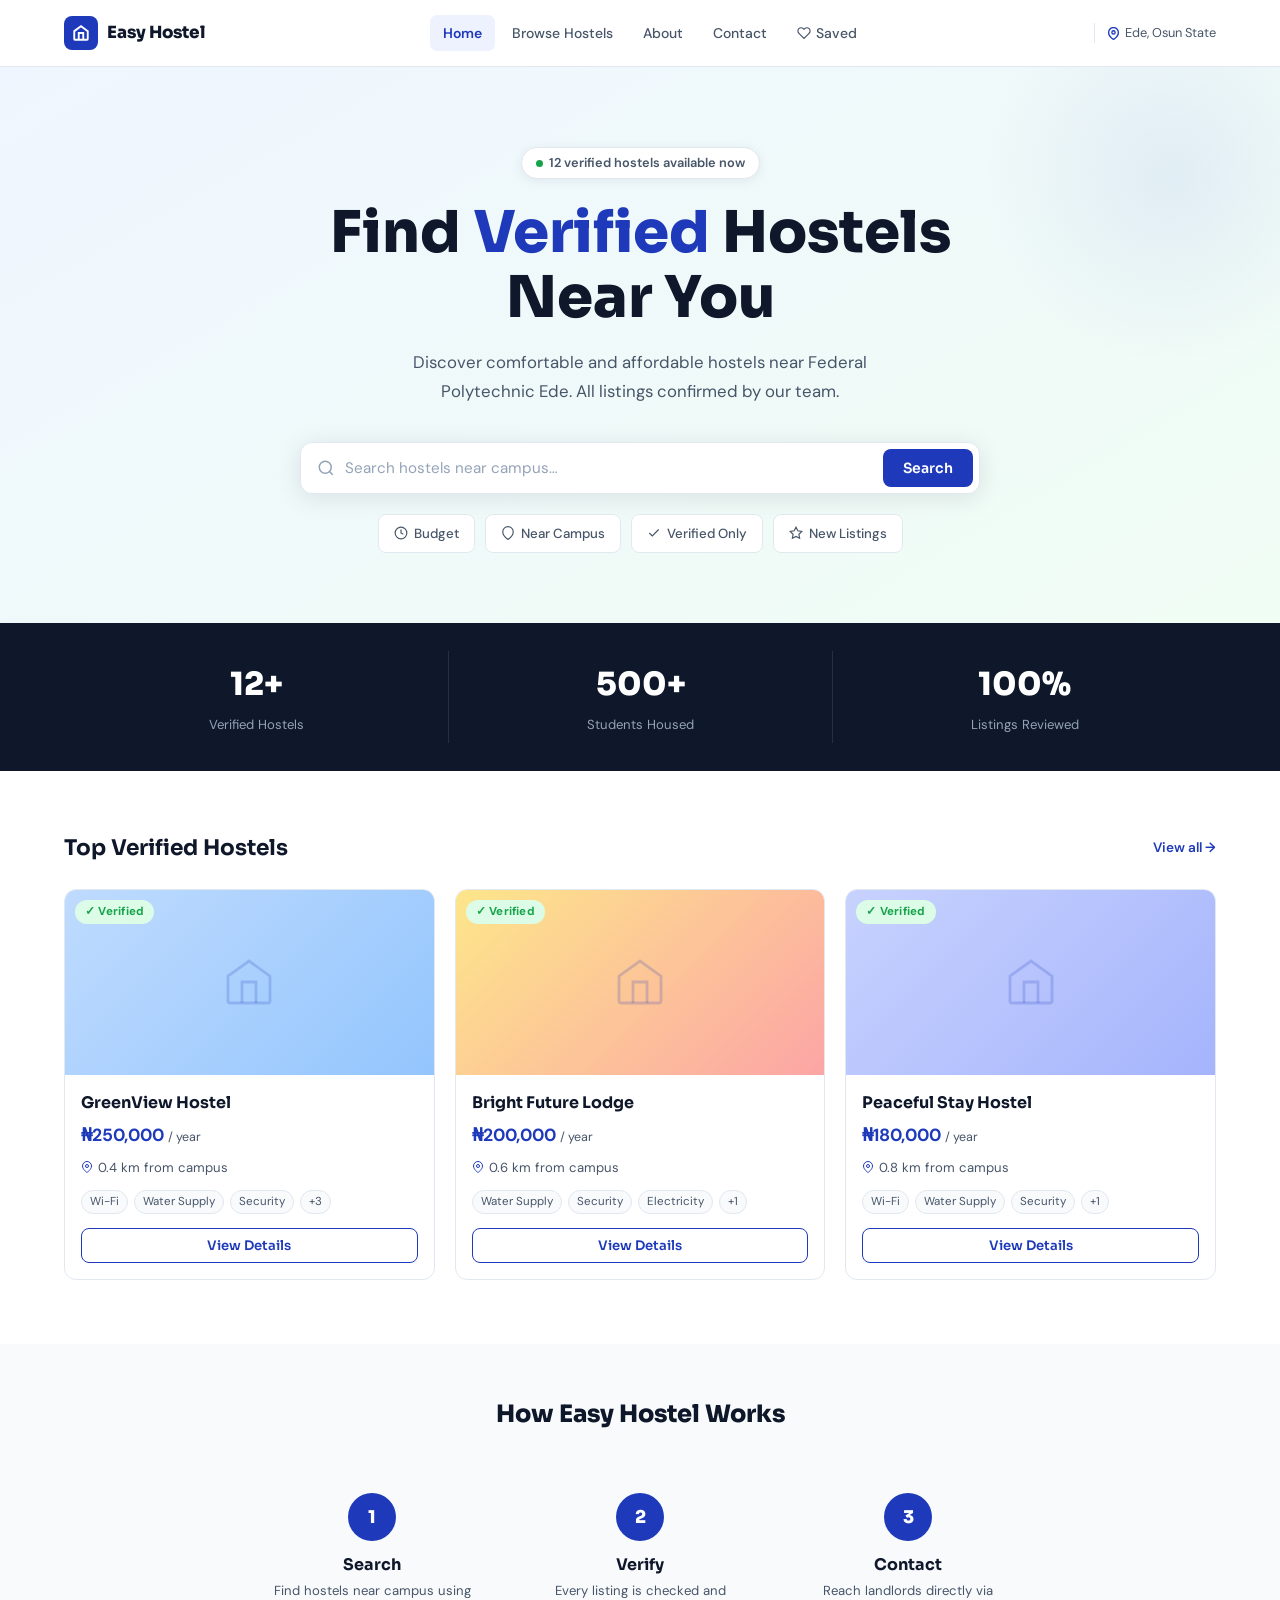
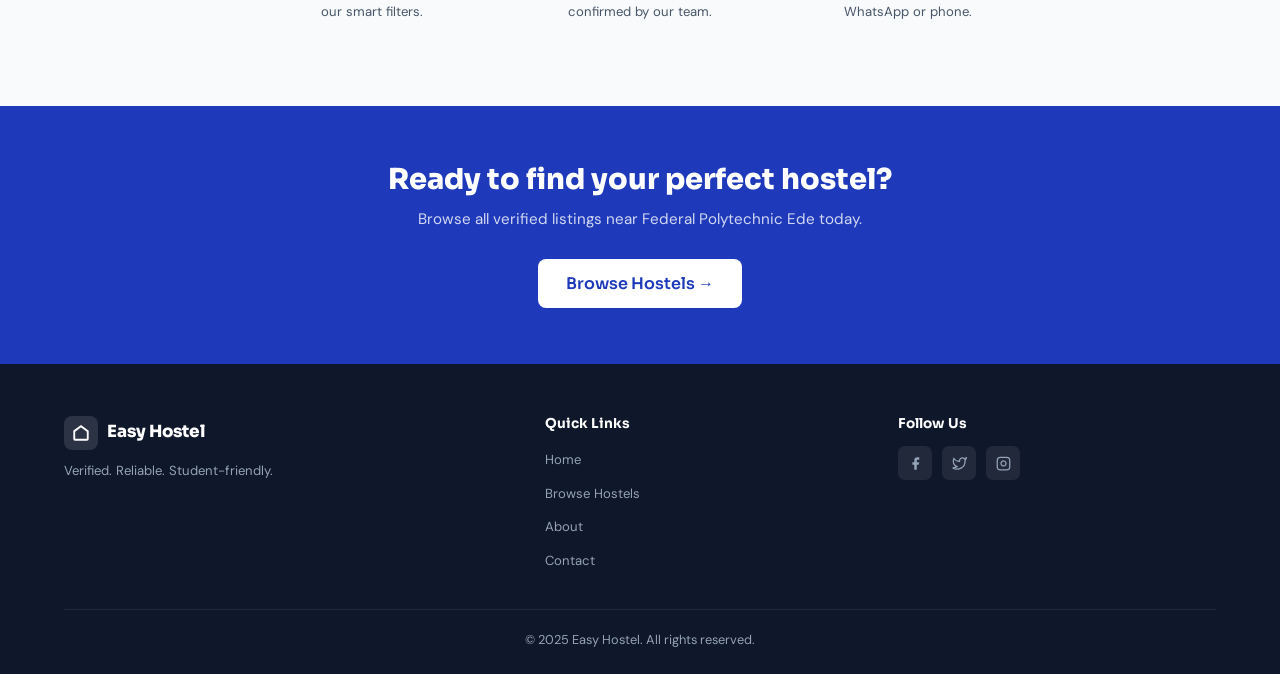
<file: easy-hostel/index.html>
<!doctype html>
<html lang="en">
  <head>
    <meta charset="UTF-8" />
    <meta name="viewport" content="width=device-width, initial-scale=1.0" />
    <title>Easy Hostel – Find Verified Hostels Near You</title>
    <link rel="stylesheet" href="./style.css">
    <link
      href="https://fonts.googleapis.com/css2?family=Sora:wght@400;500;600;700;800&family=DM+Sans:ital,opsz,wght@0,9..40,400;0,9..40,500;0,9..40,600;1,9..40,400&display=swap"
      rel="stylesheet"
    />
  </head>
  <body>
    <div class="toast-wrap" id="toastWrap"></div>

    <!-- ═══════════════════════════════════════════════════ NAV -->
    <nav id="mainNav">
      <div class="nav-inner">
        <div
          class="logo"
          id="mainLogo"
          onclick="showPage('home')"
          ondblclick="logoDoubleClick(event)"
          title="Easy Hostel"
        >
          <div class="logo-icon" id="logoIcon">
            <svg
              width="18"
              height="18"
              viewBox="0 0 24 24"
              fill="none"
              stroke="currentColor"
              stroke-width="2.5"
            >
              <path d="M3 9.5L12 3l9 6.5V20a1 1 0 01-1 1H4a1 1 0 01-1-1V9.5z" />
              <path d="M9 21V12h6v9" />
            </svg>
          </div>
          Easy Hostel
        </div>
        <ul class="nav-links" id="navLinks">
          <li>
            <a id="nl-home" class="active" onclick="showPage('home')">Home</a>
          </li>
          <li>
            <a id="nl-listings" onclick="showPage('listings')"
              >Browse Hostels</a
            >
          </li>
          <li><a id="nl-about" onclick="showPage('about')">About</a></li>
          <li><a id="nl-contact" onclick="showPage('contact')">Contact</a></li>
          <li>
            <div class="fav-nav-wrap">
              <a
                id="nl-favourites"
                onclick="showPage('favourites')"
                style="display: flex; align-items: center; gap: 5px"
              >
                <svg
                  width="14"
                  height="14"
                  viewBox="0 0 24 24"
                  fill="none"
                  stroke="currentColor"
                  stroke-width="2"
                >
                  <path
                    d="M20.84 4.61a5.5 5.5 0 00-7.78 0L12 5.67l-1.06-1.06a5.5 5.5 0 00-7.78 7.78l1.06 1.06L12 21.23l7.78-7.78 1.06-1.06a5.5 5.5 0 000-7.78z"
                  />
                </svg>
                Saved
              </a>
              <span class="fav-badge" id="navFavBadge">0</span>
            </div>
          </li>
        </ul>
        <div class="nav-location">
          <svg
            width="13"
            height="13"
            viewBox="0 0 24 24"
            fill="none"
            stroke="currentColor"
            stroke-width="2.5"
          >
            <path d="M21 10c0 7-9 13-9 13s-9-6-9-13a9 9 0 0118 0z" />
            <circle cx="12" cy="10" r="3" />
          </svg>
          Ede, Osun State
        </div>
        <div class="hamburger" id="hamburger" onclick="toggleMobileMenu()">
          <span></span><span></span><span></span>
        </div>
      </div>
    </nav>

    <!-- MOBILE MENU -->
    <div class="mobile-menu" id="mobileMenu">
      <a
        id="ml-home"
        class="active"
        onclick="
          showPage('home');
          closeMobileMenu();
        "
        >Home</a
      >
      <a
        id="ml-listings"
        onclick="
          showPage('listings');
          closeMobileMenu();
        "
        >Browse Hostels</a
      >
      <a
        id="ml-about"
        onclick="
          showPage('about');
          closeMobileMenu();
        "
        >About</a
      >
      <a
        id="ml-contact"
        onclick="
          showPage('contact');
          closeMobileMenu();
        "
        >Contact</a
      >
      <a
        id="ml-favourites"
        onclick="
          showPage('favourites');
          closeMobileMenu();
        "
        style="display: flex; align-items: center; gap: 8px"
      >
        <svg
          width="15"
          height="15"
          viewBox="0 0 24 24"
          fill="none"
          stroke="currentColor"
          stroke-width="2"
        >
          <path
            d="M20.84 4.61a5.5 5.5 0 00-7.78 0L12 5.67l-1.06-1.06a5.5 5.5 0 00-7.78 7.78l1.06 1.06L12 21.23l7.78-7.78 1.06-1.06a5.5 5.5 0 000-7.78z"
          />
        </svg>
        Saved Hostels
        <span
          id="mobileNavFavBadge"
          style="
            background: var(--red);
            color: #fff;
            font-size: 0.65rem;
            font-weight: 700;
            padding: 1px 7px;
            border-radius: 20px;
            display: none;
          "
          >0</span
        >
      </a>
      <div class="mobile-divider"></div>
      <div class="mobile-location">
        <svg
          width="13"
          height="13"
          viewBox="0 0 24 24"
          fill="none"
          stroke="currentColor"
          stroke-width="2.5"
        >
          <path d="M21 10c0 7-9 13-9 13s-9-6-9-13a9 9 0 0118 0z" />
          <circle cx="12" cy="10" r="3" />
        </svg>
        Ede, Osun State
      </div>
    </div>

    <!-- ═══════════════════════════════════════════════════ LOGIN PAGE -->
    <div class="page" id="page-login">
      <div class="login-page">
        <div class="login-left">
          <div class="login-brand">
            <div class="logo-icon">
              <svg
                width="30"
                height="30"
                viewBox="0 0 24 24"
                fill="none"
                stroke="currentColor"
                stroke-width="2.5"
              >
                <path
                  d="M3 9.5L12 3l9 6.5V20a1 1 0 01-1 1H4a1 1 0 01-1-1V9.5z"
                />
                <path d="M9 21V12h6v9" />
              </svg>
            </div>
            <h2>Easy Hostel Admin</h2>
            <p>Manage hostel listings, users and settings from one place.</p>
          </div>
          <div class="login-features">
            <div class="login-feature">
              <div class="login-feature-icon">
                <svg
                  width="18"
                  height="18"
                  viewBox="0 0 24 24"
                  fill="none"
                  stroke="currentColor"
                  stroke-width="2"
                >
                  <path
                    d="M3 9.5L12 3l9 6.5V20a1 1 0 01-1 1H4a1 1 0 01-1-1V9.5z"
                  />
                </svg>
              </div>
              <div class="login-feature-text">
                <h4>Manage Listings</h4>
                <p>Add, verify and remove hostel listings</p>
              </div>
            </div>
            <div class="login-feature">
              <div class="login-feature-icon">
                <svg
                  width="18"
                  height="18"
                  viewBox="0 0 24 24"
                  fill="none"
                  stroke="currentColor"
                  stroke-width="2"
                >
                  <path d="M17 21v-2a4 4 0 00-4-4H5a4 4 0 00-4 4v2" />
                  <circle cx="9" cy="7" r="4" />
                </svg>
              </div>
              <div class="login-feature-text">
                <h4>User Management</h4>
                <p>Control admin accounts and permissions</p>
              </div>
            </div>
            <div class="login-feature">
              <div class="login-feature-icon">
                <svg
                  width="18"
                  height="18"
                  viewBox="0 0 24 24"
                  fill="none"
                  stroke="currentColor"
                  stroke-width="2"
                >
                  <line x1="18" y1="20" x2="18" y2="10" />
                  <line x1="12" y1="20" x2="12" y2="4" />
                  <line x1="6" y1="20" x2="6" y2="14" />
                </svg>
              </div>
              <div class="login-feature-text">
                <h4>Reports & Analytics</h4>
                <p>View site performance and listing stats</p>
              </div>
            </div>
          </div>
        </div>
        <div class="login-right">
          <div class="login-form-wrap">
            <div class="login-header">
              <h1>Welcome back</h1>
              <p>Sign in to access the admin dashboard.</p>
            </div>
            <div class="login-form-group">
              <label>Email address</label>
              <div class="login-input-wrap">
                <span class="login-input-icon"
                  ><svg
                    width="16"
                    height="16"
                    viewBox="0 0 24 24"
                    fill="none"
                    stroke="currentColor"
                    stroke-width="2"
                  >
                    <path
                      d="M4 4h16c1.1 0 2 .9 2 2v12c0 1.1-.9 2-2 2H4c-1.1 0-2-.9-2-2V6c0-1.1.9-2 2-2z"
                    />
                    <polyline points="22,6 12,13 2,6" /></svg
                ></span>
                <input
                  class="login-input"
                  id="loginEmail"
                  type="email"
                  placeholder="admin@easyhostel.com"
                  value="admin@easyhostel.com"
                />
              </div>
              <p class="login-hint error-msg" id="emailErr">
                Please enter a valid email address
              </p>
            </div>
            <div class="login-form-group">
              <label>Password</label>
              <div class="login-input-wrap">
                <span class="login-input-icon"
                  ><svg
                    width="16"
                    height="16"
                    viewBox="0 0 24 24"
                    fill="none"
                    stroke="currentColor"
                    stroke-width="2"
                  >
                    <rect x="3" y="11" width="18" height="11" rx="2" ry="2" />
                    <path d="M7 11V7a5 5 0 0110 0v4" /></svg
                ></span>
                <input
                  class="login-input"
                  id="loginPassword"
                  type="password"
                  placeholder="Enter your password"
                  value="admin123"
                />
                <button
                  class="login-eye"
                  onclick="togglePasswordView()"
                  id="eyeBtn"
                  title="Show/hide password"
                >
                  <svg
                    id="eyeIcon"
                    width="16"
                    height="16"
                    viewBox="0 0 24 24"
                    fill="none"
                    stroke="currentColor"
                    stroke-width="2"
                  >
                    <path d="M1 12s4-8 11-8 11 8 11 8-4 8-11 8-11-8-11-8z" />
                    <circle cx="12" cy="12" r="3" />
                  </svg>
                </button>
              </div>
              <p class="login-hint error-msg" id="passErr">
                Incorrect password. Try: admin123
              </p>
            </div>
            <div class="login-options">
              <label class="remember-me"
                ><input type="checkbox" checked /> Remember me</label
              >
              <span
                class="forgot-link"
                onclick="showToast('Password reset email sent!', 'success')"
                >Forgot password?</span
              >
            </div>
            <button
              class="btn btn-primary btn-full btn-lg"
              onclick="submitLogin()"
              id="loginBtn"
            >
              Sign In
            </button>
            <div class="login-divider">Demo credentials</div>
            <div class="login-creds">
              <strong>Email:</strong> admin@easyhostel.com &nbsp;|&nbsp;
              <strong>Password:</strong> admin123
            </div>
            <div class="login-back" onclick="showPage('home')">
              <svg
                width="14"
                height="14"
                viewBox="0 0 24 24"
                fill="none"
                stroke="currentColor"
                stroke-width="2"
              >
                <path d="M19 12H5M12 19l-7-7 7-7" />
              </svg>
              Back to website
            </div>
          </div>
        </div>
      </div>
    </div>

    <!-- ═══════════════════════════════════════════════════ HOME PAGE -->
    <div class="page active" id="page-home">
      <section class="hero">
        <div class="hero-inner">
          <div class="hero-tag">
            <span></span> 12 verified hostels available now
          </div>
          <h1>
            Find <span class="highlight">Verified</span> Hostels<br />Near You
          </h1>
          <p>
            Discover comfortable and affordable hostels near Federal Polytechnic
            Ede. All listings confirmed by our team.
          </p>
          <div class="search-wrap">
            <svg
              width="18"
              height="18"
              viewBox="0 0 24 24"
              fill="none"
              stroke="currentColor"
              stroke-width="2"
            >
              <circle cx="11" cy="11" r="8" />
              <path d="M21 21l-4.35-4.35" />
            </svg>
            <input
              type="text"
              id="heroSearch"
              placeholder="Search hostels near campus…"
              onkeydown="
                if (event.key === 'Enter') {
                  heroGoSearch();
                }
              "
            />
            <button class="btn btn-primary" onclick="heroGoSearch()">
              Search
            </button>
          </div>
          <div class="filter-chips">
            <div class="chip" id="chip-budget" onclick="toggleChip('budget')">
              <svg
                viewBox="0 0 24 24"
                fill="none"
                stroke="currentColor"
                stroke-width="2"
              >
                <circle cx="12" cy="12" r="10" />
                <path d="M12 6v6l4 2" /></svg
              >Budget
            </div>
            <div class="chip" id="chip-near" onclick="toggleChip('near')">
              <svg
                viewBox="0 0 24 24"
                fill="none"
                stroke="currentColor"
                stroke-width="2"
              >
                <path d="M21 10c0 7-9 13-9 13s-9-6-9-13a9 9 0 0118 0z" /></svg
              >Near Campus
            </div>
            <div
              class="chip"
              id="chip-verified"
              onclick="toggleChip('verified')"
            >
              <svg
                viewBox="0 0 24 24"
                fill="none"
                stroke="currentColor"
                stroke-width="2"
              >
                <polyline points="20 6 9 17 4 12" /></svg
              >Verified Only
            </div>
            <div class="chip" id="chip-new" onclick="toggleChip('new')">
              <svg
                viewBox="0 0 24 24"
                fill="none"
                stroke="currentColor"
                stroke-width="2"
              >
                <path
                  d="M12 2l3.09 6.26L22 9.27l-5 4.87 1.18 6.88L12 17.77l-6.18 3.25L7 14.14 2 9.27l6.91-1.01L12 2z"
                /></svg
              >New Listings
            </div>
          </div>
        </div>
      </section>
      <div class="stats-strip">
        <div class="stat-item">
          <div class="stat-num">12+</div>
          <div class="stat-desc">Verified Hostels</div>
        </div>
        <div class="stat-item">
          <div class="stat-num">500+</div>
          <div class="stat-desc">Students Housed</div>
        </div>
        <div class="stat-item">
          <div class="stat-num">100%</div>
          <div class="stat-desc">Listings Reviewed</div>
        </div>
      </div>
      <section class="section">
        <div class="section-header">
          <h2 class="section-title">Top Verified Hostels</h2>
          <a class="view-all" onclick="showPage('listings')">View all →</a>
        </div>
        <div class="cards-grid" id="homeCards"></div>
      </section>
      <div class="how-strip">
        <h2 class="how-title">How Easy Hostel Works</h2>
        <div class="how-steps">
          <div class="how-step">
            <div class="how-step-num">1</div>
            <h4>Search</h4>
            <p>Find hostels near campus using our smart filters.</p>
          </div>
          <div class="how-step">
            <div class="how-step-num">2</div>
            <h4>Verify</h4>
            <p>Every listing is checked and confirmed by our team.</p>
          </div>
          <div class="how-step">
            <div class="how-step-num">3</div>
            <h4>Contact</h4>
            <p>Reach landlords directly via WhatsApp or phone.</p>
          </div>
        </div>
      </div>
      <div class="cta-banner">
        <h2>Ready to find your perfect hostel?</h2>
        <p>Browse all verified listings near Federal Polytechnic Ede today.</p>
        <button
          class="btn btn-lg"
          style="background: #fff; color: var(--blue)"
          onclick="showPage('listings')"
        >
          Browse Hostels →
        </button>
      </div>
      <footer>
        <div class="footer-grid">
          <div style="max-width: 260px">
            <div class="logo" style="color: #fff; margin-bottom: 10px">
              <div
                class="logo-icon"
                style="background: rgba(255, 255, 255, 0.12)"
              >
                <svg
                  width="18"
                  height="18"
                  viewBox="0 0 24 24"
                  fill="none"
                  stroke="white"
                  stroke-width="2.5"
                >
                  <path
                    d="M3 9.5L12 3l9 6.5V20a1 1 0 01-1 1H4a1 1 0 01-1-1V9.5z"
                  />
                </svg>
              </div>
              Easy Hostel
            </div>
            <p style="font-size: 0.82rem; line-height: 1.65; color: #94a3b8">
              Verified. Reliable. Student-friendly.
            </p>
          </div>
          <div class="footer-col">
            <h5>Quick Links</h5>
            <ul>
              <li><a onclick="showPage('home')">Home</a></li>
              <li><a onclick="showPage('listings')">Browse Hostels</a></li>
              <li><a onclick="showPage('about')">About</a></li>
              <li><a onclick="showPage('contact')">Contact</a></li>
            </ul>
          </div>
          <div class="footer-col">
            <h5>Follow Us</h5>
            <div class="social-icons">
              <div class="social-btn">
                <svg
                  width="15"
                  height="15"
                  fill="currentColor"
                  viewBox="0 0 24 24"
                >
                  <path
                    d="M18 2h-3a5 5 0 00-5 5v3H7v4h3v8h4v-8h3l1-4h-4V7a1 1 0 011-1h3z"
                  />
                </svg>
              </div>
              <div class="social-btn">
                <svg
                  width="15"
                  height="15"
                  fill="none"
                  stroke="currentColor"
                  stroke-width="2"
                  viewBox="0 0 24 24"
                >
                  <path
                    d="M23 3a10.9 10.9 0 01-3.14 1.53 4.48 4.48 0 00-7.86 3v1A10.66 10.66 0 013 4s-4 9 5 13a11.64 11.64 0 01-7 2c9 5 20 0 20-11.5a4.5 4.5 0 00-.08-.83A7.72 7.72 0 0023 3z"
                  />
                </svg>
              </div>
              <div class="social-btn">
                <svg
                  width="15"
                  height="15"
                  fill="none"
                  stroke="currentColor"
                  stroke-width="2"
                  viewBox="0 0 24 24"
                >
                  <rect x="2" y="2" width="20" height="20" rx="5" />
                  <path d="M16 11.37A4 4 0 1112.63 8 4 4 0 0116 11.37z" />
                </svg>
              </div>
            </div>
          </div>
        </div>
        <div class="footer-bottom">
          © 2025 Easy Hostel. All rights reserved.
        </div>
      </footer>
    </div>

    <!-- ═══════════════════════════════════════════════════ LISTINGS PAGE -->
    <div class="page" id="page-listings">
      <div
        style="
          padding: 20px 5% 0;
          display: flex;
          gap: 10px;
          align-items: center;
          flex-wrap: wrap;
          max-width: 1200px;
          margin: 0 auto;
        "
      >
        <div
          class="search-wrap"
          style="flex: 1; min-width: 220px; margin-bottom: 0"
        >
          <svg
            width="16"
            height="16"
            viewBox="0 0 24 24"
            fill="none"
            stroke="currentColor"
            stroke-width="2"
          >
            <circle cx="11" cy="11" r="8" />
            <path d="M21 21l-4.35-4.35" /></svg
          ><input
            type="text"
            id="listSearch"
            placeholder="Search hostels…"
            oninput="applyFilters()"
          />
        </div>
        <button class="filter-toggle-btn" onclick="toggleMobileFilters()">
          <svg
            width="16"
            height="16"
            viewBox="0 0 24 24"
            fill="none"
            stroke="currentColor"
            stroke-width="2"
          >
            <line x1="4" y1="6" x2="20" y2="6" />
            <line x1="8" y1="12" x2="16" y2="12" />
            <line x1="11" y1="18" x2="13" y2="18" /></svg
          >Filters
        </button>
      </div>
      <div class="listings-layout">
        <aside class="filters-panel" id="filtersPanel">
          <div class="filters-header">
            <h3 class="filters-title">Filters</h3>
            <span class="clear-all" onclick="clearFilters()">Clear all</span>
          </div>
          <div class="filter-group">
            <div class="filter-group-title">Price Range (per year)</div>
            <div class="price-labels">
              <span>₦50,000</span
              ><span class="price-val" id="priceVal">₦500,000+</span>
            </div>
            <input
              type="range"
              min="50000"
              max="500000"
              value="500000"
              id="priceRange"
              oninput="
                updatePriceLabel(this.value);
                applyFilters();
              "
            />
          </div>
          <div class="filter-group">
            <div class="filter-group-title">Verification</div>
            <div class="checkbox-group">
              <label class="checkbox-item"
                ><input
                  type="checkbox"
                  id="fVerified"
                  onchange="applyFilters()"
                />
                Verified Only</label
              >
            </div>
          </div>
          <div class="filter-group">
            <div class="filter-group-title">Room Type</div>
            <div class="checkbox-group">
              <label class="checkbox-item"
                ><input
                  type="checkbox"
                  data-room="Self Contain"
                  onchange="applyFilters()"
                />
                Self Contain</label
              ><label class="checkbox-item"
                ><input
                  type="checkbox"
                  data-room="Shared Apartment"
                  onchange="applyFilters()"
                />
                Shared Apartment</label
              ><label class="checkbox-item"
                ><input
                  type="checkbox"
                  data-room="Single Room"
                  onchange="applyFilters()"
                />
                Single Room</label
              ><label class="checkbox-item"
                ><input
                  type="checkbox"
                  data-room="Two in a Room"
                  onchange="applyFilters()"
                />
                Two in a Room</label
              >
            </div>
          </div>
          <div class="filter-group">
            <div class="filter-group-title">Amenities</div>
            <div class="checkbox-group">
              <label class="checkbox-item"
                ><input
                  type="checkbox"
                  data-amenity="Wi-Fi"
                  onchange="applyFilters()"
                />
                Wi-Fi</label
              ><label class="checkbox-item"
                ><input
                  type="checkbox"
                  data-amenity="Water Supply"
                  onchange="applyFilters()"
                />
                Water Supply</label
              ><label class="checkbox-item"
                ><input
                  type="checkbox"
                  data-amenity="Security"
                  onchange="applyFilters()"
                />
                Security</label
              ><label class="checkbox-item"
                ><input
                  type="checkbox"
                  data-amenity="Parking"
                  onchange="applyFilters()"
                />
                Parking Space</label
              ><label class="checkbox-item"
                ><input
                  type="checkbox"
                  data-amenity="Electricity"
                  onchange="applyFilters()"
                />
                Electricity (24/7)</label
              >
            </div>
          </div>
          <button
            class="btn btn-primary btn-full"
            style="margin-top: 10px"
            onclick="closeMobileFilters()"
          >
            Apply Filters
          </button>
        </aside>
        <main>
          <div
            id="activeFiltersWrap"
            class="active-filters"
            style="display: none"
          ></div>
          <div class="listings-header">
            <h2 class="listings-count">
              <span id="listNum">12</span> hostels found
            </h2>
            <div class="sort-select">
              Sort by<select id="sortSelect" onchange="applyFilters()">
                <option value="recommended">Recommended</option>
                <option value="price-asc">Price: Low to High</option>
                <option value="price-desc">Price: High to Low</option>
                <option value="nearest">Nearest First</option>
                <option value="verified">Verified First</option>
              </select>
            </div>
          </div>
          <div class="listings-grid" id="listingsGrid"></div>
          <div class="list-pagination" id="listPagination"></div>
        </main>
      </div>
      <footer>
        <div class="footer-grid">
          <div>
            <div class="logo" style="color: #fff; margin-bottom: 10px">
              <div
                class="logo-icon"
                style="background: rgba(255, 255, 255, 0.12)"
              >
                <svg
                  width="18"
                  height="18"
                  viewBox="0 0 24 24"
                  fill="none"
                  stroke="white"
                  stroke-width="2.5"
                >
                  <path
                    d="M3 9.5L12 3l9 6.5V20a1 1 0 01-1 1H4a1 1 0 01-1-1V9.5z"
                  />
                </svg>
              </div>
              Easy Hostel
            </div>
            <p style="font-size: 0.82rem; color: #94a3b8">
              Verified. Reliable. Student-friendly.
            </p>
          </div>
          <div class="footer-col">
            <h5>Quick Links</h5>
            <ul>
              <li><a onclick="showPage('home')">Home</a></li>
              <li><a onclick="showPage('listings')">Browse Hostels</a></li>
              <li><a onclick="showPage('about')">About</a></li>
              <li><a onclick="showPage('contact')">Contact</a></li>
            </ul>
          </div>
          <div class="footer-col"><h5>Follow Us</h5></div>
        </div>
        <div class="footer-bottom">
          © 2025 Easy Hostel. All rights reserved.
        </div>
      </footer>
    </div>

    <!-- ═══════════════════════════════════════════════════ DETAIL PAGE -->
    <div class="page" id="page-detail">
      <div class="detail-layout">
        <div
          style="
            display: flex;
            align-items: center;
            justify-content: space-between;
            margin-bottom: 26px;
            flex-wrap: wrap;
            gap: 10px;
          "
        >
          <button class="back-link" onclick="showPage('listings')">
            <svg
              width="15"
              height="15"
              viewBox="0 0 24 24"
              fill="none"
              stroke="currentColor"
              stroke-width="2.5"
            >
              <path d="M19 12H5M12 19l-7-7 7-7" /></svg
            >Back to listings
          </button>
          <div style="display: flex; gap: 8px">
            <button
              class="btn btn-ghost btn-sm"
              id="favBtn"
              onclick="toggleFavourite()"
              title="Save to favourites"
            >
              <svg
                width="16"
                height="16"
                viewBox="0 0 24 24"
                fill="none"
                stroke="currentColor"
                stroke-width="2"
                id="favIcon"
              >
                <path
                  d="M20.84 4.61a5.5 5.5 0 00-7.78 0L12 5.67l-1.06-1.06a5.5 5.5 0 00-7.78 7.78l1.06 1.06L12 21.23l7.78-7.78 1.06-1.06a5.5 5.5 0 000-7.78z"
                />
              </svg>
              <span id="favBtnText">Save</span>
            </button>
            <button
              class="btn btn-ghost btn-sm"
              onclick="shareDetail()"
              title="Copy link"
            >
              <svg
                width="16"
                height="16"
                viewBox="0 0 24 24"
                fill="none"
                stroke="currentColor"
                stroke-width="2"
              >
                <circle cx="18" cy="5" r="3" />
                <circle cx="6" cy="12" r="3" />
                <circle cx="18" cy="19" r="3" />
                <line x1="8.59" y1="13.51" x2="15.42" y2="17.49" />
                <line x1="15.41" y1="6.51" x2="8.59" y2="10.49" />
              </svg>
              Share
            </button>
          </div>
        </div>
        <div class="detail-grid">
          <div>
            <div class="gallery-main" id="galleryMain">
              <div
                id="galleryMainImg"
                style="height: 100%; border-radius: var(--radius)"
              ></div>
              <div class="gallery-label">
                <span class="badge badge-verified" id="detailBadge"
                  >✓ Verified</span
                >
              </div>
            </div>
            <div class="thumbs" id="galleryThumbs"></div>
            <div class="detail-info">
              <h1 class="detail-name" id="detailName">GreenView Hostel</h1>
              <p
                style="
                  font-size: 0.78rem;
                  color: var(--light);
                  margin-bottom: 10px;
                "
                id="detailVerifiedLbl"
              >
                Last verified: 3 days ago
              </p>
              <div class="detail-meta">
                <span
                  ><svg
                    width="13"
                    height="13"
                    viewBox="0 0 24 24"
                    fill="none"
                    stroke="currentColor"
                    stroke-width="2"
                  >
                    <path d="M21 10c0 7-9 13-9 13s-9-6-9-13a9 9 0 0118 0z" />
                    <circle cx="12" cy="10" r="3" /></svg
                  ><span id="detailDist">0.4 km</span></span
                ><span
                  ><svg
                    width="13"
                    height="13"
                    viewBox="0 0 24 24"
                    fill="none"
                    stroke="currentColor"
                    stroke-width="2"
                  >
                    <path d="M21 10c0 7-9 13-9 13s-9-6-9-13a9 9 0 0118 0z" />
                  </svg>
                  Ede, Osun State</span
                >
              </div>
              <p class="detail-desc" id="detailDesc"></p>
              <div class="amenities-section">
                <h3>Amenities</h3>
                <div class="amenities-grid" id="detailAmenities"></div>
              </div>
            </div>
          </div>
          <div>
            <div class="booking-card">
              <div class="booking-price" id="detailPrice">
                ₦250,000 <span>/ year</span>
              </div>
              <div class="booking-avail">
                <span class="badge badge-available">Available</span>
              </div>
              <table class="detail-table" id="detailTable"></table>
              <div class="contact-btns">
                <button
                  class="btn btn-green btn-full btn-lg"
                  onclick="showToast('Opening WhatsApp…', 'success')"
                >
                  <svg
                    width="18"
                    height="18"
                    viewBox="0 0 24 24"
                    fill="currentColor"
                  >
                    <path
                      d="M17.472 14.382c-.297-.149-1.758-.867-2.03-.967-.273-.099-.471-.148-.67.15-.197.297-.767.966-.94 1.164-.173.199-.347.223-.644.075-.297-.15-1.255-.463-2.39-1.475-.883-.788-1.48-1.761-1.653-2.059-.173-.297-.018-.458.13-.606.134-.133.298-.347.446-.52.149-.174.198-.298.298-.497.099-.198.05-.371-.025-.52-.075-.149-.669-1.612-.916-2.207-.242-.579-.487-.5-.669-.51-.173-.008-.371-.01-.57-.01-.198 0-.52.074-.792.372-.272.297-1.04 1.016-1.04 2.479 0 1.462 1.065 2.875 1.213 3.074.149.198 2.096 3.2 5.077 4.487.709.306 1.262.489 1.694.625.712.227 1.36.195 1.871.118.571-.085 1.758-.719 2.006-1.413.248-.694.248-1.289.173-1.413z"
                    />
                    <path
                      d="M11.5 2C6.253 2 2 6.253 2 11.5c0 1.882.538 3.638 1.466 5.126L2 22l5.545-1.453A9.454 9.454 0 0011.5 21C16.747 21 21 16.747 21 11.5S16.747 2 11.5 2z"
                    /></svg
                  >Chat on WhatsApp
                </button>
                <button
                  class="btn btn-secondary btn-full btn-lg"
                  onclick="showToast('Calling landlord…')"
                >
                  <svg
                    width="18"
                    height="18"
                    viewBox="0 0 24 24"
                    fill="none"
                    stroke="currentColor"
                    stroke-width="2"
                  >
                    <path
                      d="M22 16.92v3a2 2 0 01-2.18 2 19.79 19.79 0 01-8.63-3.07A19.5 19.5 0 013.07 9.81a19.79 19.79 0 01-3.07-8.63A2 2 0 012 2h3a2 2 0 012 1.72 12.84 12.84 0 00.7 2.81 2 2 0 01-.45 2.11L6.91 9.91a16 16 0 006.18 6.18l1.27-1.27a2 2 0 012.11-.45 12.84 12.84 0 002.81.7A2 2 0 0122 16.92z"
                    /></svg
                  >Call Landlord
                </button>
              </div>
              <div
                class="report-link"
                onclick="showToast('Report submitted. Thank you.', 'success')"
              >
                <svg
                  width="14"
                  height="14"
                  viewBox="0 0 24 24"
                  fill="none"
                  stroke="currentColor"
                  stroke-width="2"
                >
                  <circle cx="12" cy="12" r="10" />
                  <line x1="12" y1="8" x2="12" y2="12" />
                  <line x1="12" y1="16" x2="12.01" y2="16" /></svg
                >Report incorrect listing
              </div>
            </div>
          </div>
        </div>
      </div>
      <footer>
        <div class="footer-grid">
          <div>
            <div class="logo" style="color: #fff; margin-bottom: 10px">
              <div
                class="logo-icon"
                style="background: rgba(255, 255, 255, 0.12)"
              >
                <svg
                  width="18"
                  height="18"
                  viewBox="0 0 24 24"
                  fill="none"
                  stroke="white"
                  stroke-width="2.5"
                >
                  <path
                    d="M3 9.5L12 3l9 6.5V20a1 1 0 01-1 1H4a1 1 0 01-1-1V9.5z"
                  />
                </svg>
              </div>
              Easy Hostel
            </div>
            <p style="font-size: 0.82rem; color: #94a3b8">
              Verified. Reliable. Student-friendly.
            </p>
          </div>
          <div class="footer-col">
            <h5>Quick Links</h5>
            <ul>
              <li><a onclick="showPage('home')">Home</a></li>
              <li><a onclick="showPage('listings')">Browse Hostels</a></li>
              <li><a onclick="showPage('about')">About</a></li>
              <li><a onclick="showPage('contact')">Contact</a></li>
            </ul>
          </div>
          <div class="footer-col"></div>
        </div>
        <div class="footer-bottom">
          © 2025 Easy Hostel. All rights reserved.
        </div>
      </footer>
    </div>

    <!-- ═══════════════════════════════════════════════════ ADMIN PAGE -->
    <div class="page" id="page-admin">
      <!-- SIDEBAR (desktop) -->
      <div class="admin-layout">
        <aside class="admin-sidebar">
          <div class="admin-sidebar-logo">
            <div class="logo-icon">
              <svg
                width="18"
                height="18"
                viewBox="0 0 24 24"
                fill="none"
                stroke="white"
                stroke-width="2.5"
              >
                <path
                  d="M3 9.5L12 3l9 6.5V20a1 1 0 01-1 1H4a1 1 0 01-1-1V9.5z"
                />
              </svg>
            </div>
            Easy Hostel
          </div>
          <div class="admin-sidebar-user">
            <div class="admin-avatar">AD</div>
            <div>
              <div class="admin-avatar-name">Admin User</div>
              <div class="admin-avatar-role">Super Admin</div>
            </div>
          </div>
          <nav class="admin-sidebar-nav">
            <a
              class="asn-item active"
              id="stab-dashboard"
              onclick="switchAdminTab('dashboard')"
            >
              <svg
                width="17"
                height="17"
                viewBox="0 0 24 24"
                fill="none"
                stroke="currentColor"
                stroke-width="2"
              >
                <rect x="3" y="3" width="7" height="7" />
                <rect x="14" y="3" width="7" height="7" />
                <rect x="14" y="14" width="7" height="7" />
                <rect x="3" y="14" width="7" height="7" /></svg
              >Dashboard
            </a>
            <a
              class="asn-item"
              id="stab-listings"
              onclick="switchAdminTab('listings')"
            >
              <svg
                width="17"
                height="17"
                viewBox="0 0 24 24"
                fill="none"
                stroke="currentColor"
                stroke-width="2"
              >
                <path
                  d="M3 9.5L12 3l9 6.5V20a1 1 0 01-1 1H4a1 1 0 01-1-1V9.5z"
                /></svg
              >Listings
            </a>
            <a
              class="asn-item"
              id="stab-addlisting"
              onclick="switchAdminTab('addlisting')"
            >
              <svg
                width="17"
                height="17"
                viewBox="0 0 24 24"
                fill="none"
                stroke="currentColor"
                stroke-width="2"
              >
                <circle cx="12" cy="12" r="10" />
                <line x1="12" y1="8" x2="12" y2="16" />
                <line x1="8" y1="12" x2="16" y2="12" /></svg
              >Add Listing
            </a>
            <a
              class="asn-item"
              id="stab-reports"
              onclick="switchAdminTab('reports')"
            >
              <svg
                width="17"
                height="17"
                viewBox="0 0 24 24"
                fill="none"
                stroke="currentColor"
                stroke-width="2"
              >
                <line x1="18" y1="20" x2="18" y2="10" />
                <line x1="12" y1="20" x2="12" y2="4" />
                <line x1="6" y1="20" x2="6" y2="14" /></svg
              >Reports
            </a>
            <a
              class="asn-item"
              id="stab-users"
              onclick="switchAdminTab('users')"
            >
              <svg
                width="17"
                height="17"
                viewBox="0 0 24 24"
                fill="none"
                stroke="currentColor"
                stroke-width="2"
              >
                <path d="M17 21v-2a4 4 0 00-4-4H5a4 4 0 00-4 4v2" />
                <circle cx="9" cy="7" r="4" /></svg
              >Users
            </a>
            <a
              class="asn-item"
              id="stab-settings"
              onclick="switchAdminTab('settings')"
            >
              <svg
                width="17"
                height="17"
                viewBox="0 0 24 24"
                fill="none"
                stroke="currentColor"
                stroke-width="2"
              >
                <circle cx="12" cy="12" r="3" />
                <path
                  d="M19.07 4.93a10 10 0 010 14.14M4.93 4.93a10 10 0 000 14.14"
                /></svg
              >Settings
            </a>
            <a class="asn-item asn-logout" onclick="adminLogout()">
              <svg
                width="17"
                height="17"
                viewBox="0 0 24 24"
                fill="none"
                stroke="currentColor"
                stroke-width="2"
              >
                <path d="M9 21H5a2 2 0 01-2-2V5a2 2 0 012-2h4" />
                <polyline points="16 17 21 12 16 7" />
                <line x1="21" y1="12" x2="9" y2="12" /></svg
              >Logout
            </a>
          </nav>
        </aside>

        <!-- MAIN CONTENT -->
        <main class="admin-content">
          <!-- Mobile top bar -->
          <div class="admin-mob-header">
            <div style="display: flex; align-items: center; gap: 8px">
              <div
                class="logo-icon"
                style="
                  width: 28px;
                  height: 28px;
                  background: var(--blue);
                  border-radius: 6px;
                  display: flex;
                  align-items: center;
                  justify-content: center;
                "
              >
                <svg
                  width="14"
                  height="14"
                  viewBox="0 0 24 24"
                  fill="none"
                  stroke="white"
                  stroke-width="2.5"
                >
                  <path
                    d="M3 9.5L12 3l9 6.5V20a1 1 0 01-1 1H4a1 1 0 01-1-1V9.5z"
                  />
                </svg>
              </div>
              <b style="font-family: Sora, sans-serif; font-size: 0.95rem"
                >Easy Hostel Admin</b
              >
            </div>
            <button class="btn btn-ghost btn-sm" onclick="adminLogout()">
              Logout
            </button>
          </div>

          <!-- ── DASHBOARD ── -->
          <div class="asec active" id="asec-dashboard">
            <div class="admin-topbar">
              <div>
                <h1 class="admin-title">Dashboard</h1>
                <p class="admin-sub">Welcome back, Admin.</p>
              </div>
              <span
                id="adminDateTime"
                style="font-size: 0.82rem; color: var(--mid)"
              ></span>
            </div>
            <div class="stat-cards">
              <div class="stat-card">
                <div class="stat-val" id="dash-total">9</div>
                <div class="stat-lbl">Total Listings</div>
                <div class="stat-change up">↑ 2 this month</div>
              </div>
              <div class="stat-card">
                <div class="stat-val" id="dash-verified">7</div>
                <div class="stat-lbl">Verified</div>
                <div class="stat-change up">↑ 1 this week</div>
              </div>
              <div class="stat-card">
                <div class="stat-val" id="dash-unverified">2</div>
                <div class="stat-lbl">Unverified</div>
                <div class="stat-change down">Need review</div>
              </div>
              <div class="stat-card">
                <div class="stat-val">247</div>
                <div class="stat-lbl">Total Views</div>
                <div class="stat-change up">↑ 18% this week</div>
              </div>
            </div>
            <div class="dash-charts">
              <div class="table-card">
                <div class="table-card-header">
                  <span class="table-card-title">Views This Week</span>
                </div>
                <div style="padding: 16px 20px">
                  <div class="chart-placeholder" id="dashChart"></div>
                </div>
              </div>
              <div class="table-card">
                <div class="table-card-header">
                  <span class="table-card-title">Listing Status</span>
                </div>
                <div style="padding: 20px" id="dashStatusChart"></div>
              </div>
            </div>
            <div class="table-card">
              <div class="table-card-header">
                <span class="table-card-title">Recent Listings</span
                ><button
                  class="btn btn-sm btn-primary"
                  onclick="switchAdminTab('listings')"
                >
                  View All
                </button>
              </div>
              <table class="data-table">
                <thead>
                  <tr>
                    <th>#</th>
                    <th>Hostel Name</th>
                    <th>Price</th>
                    <th>Status</th>
                    <th>Last Verified</th>
                  </tr>
                </thead>
                <tbody id="dashTableBody"></tbody>
              </table>
            </div>
          </div>

          <!-- ── LISTINGS ── -->
          <div class="asec" id="asec-listings">
            <div class="admin-topbar">
              <div>
                <h1 class="admin-title">Listings</h1>
                <p class="admin-sub">Manage all hostel listings</p>
              </div>
              <button
                class="btn btn-primary"
                onclick="switchAdminTab('addlisting')"
              >
                <svg
                  width="16"
                  height="16"
                  viewBox="0 0 24 24"
                  fill="none"
                  stroke="currentColor"
                  stroke-width="2.5"
                >
                  <line x1="12" y1="5" x2="12" y2="19" />
                  <line x1="5" y1="12" x2="19" y2="12" /></svg
                >Add Listing
              </button>
            </div>
            <div class="stat-cards">
              <div class="stat-card">
                <div class="stat-val" id="lc-total">9</div>
                <div class="stat-lbl">Total</div>
              </div>
              <div class="stat-card">
                <div class="stat-val" id="lc-verified">7</div>
                <div class="stat-lbl">Verified</div>
              </div>
              <div class="stat-card">
                <div class="stat-val" id="lc-unverified">2</div>
                <div class="stat-lbl">Unverified</div>
              </div>
              <div class="stat-card">
                <div class="stat-val" id="lc-avg">₦206k</div>
                <div class="stat-lbl">Avg. Price</div>
              </div>
            </div>
            <div class="table-card">
              <div class="table-card-header">
                <span class="table-card-title">All Listings</span>
                <div class="table-search">
                  <svg
                    width="14"
                    height="14"
                    viewBox="0 0 24 24"
                    fill="none"
                    stroke="currentColor"
                    stroke-width="2"
                  >
                    <circle cx="11" cy="11" r="8" />
                    <path d="M21 21l-4.35-4.35" /></svg
                  ><input
                    type="text"
                    placeholder="Search…"
                    id="adminSearch"
                    oninput="renderAdminListings()"
                  />
                </div>
              </div>
              <div style="overflow-x: auto">
                <table class="data-table">
                  <thead>
                    <tr>
                      <th>#</th>
                      <th>Name</th>
                      <th>Location</th>
                      <th>Price/yr</th>
                      <th>Status</th>
                      <th>Verified</th>
                      <th>Actions</th>
                    </tr>
                  </thead>
                  <tbody id="adminTableBody"></tbody>
                </table>
              </div>
              <div class="pagination" id="adminPagination"></div>
            </div>
          </div>

          <!-- ── ADD LISTING ── -->
          <div class="asec" id="asec-addlisting">
            <div class="admin-topbar">
              <div>
                <h1 class="admin-title">Add New Listing</h1>
                <p class="admin-sub">Fill in the hostel details below</p>
              </div>
            </div>
            <div class="table-card" style="padding: 28px; max-width: 680px">
              <div
                style="display: grid; grid-template-columns: 1fr 1fr; gap: 16px"
              >
                <div class="form-group">
                  <label class="form-label">Hostel Name *</label
                  ><input
                    class="form-input"
                    id="addName"
                    placeholder="e.g. GreenView Hostel"
                  />
                  <p class="field-error" id="err-addName">Required</p>
                </div>
                <div class="form-group">
                  <label class="form-label">Location *</label
                  ><input
                    class="form-input"
                    id="addLocation"
                    value="Ede, Osun State"
                  />
                  <p class="field-error" id="err-addLocation">Required</p>
                </div>
              </div>
              <div
                style="display: grid; grid-template-columns: 1fr 1fr; gap: 16px"
              >
                <div class="form-group">
                  <label class="form-label">Price per Year (₦) *</label
                  ><input
                    class="form-input"
                    type="number"
                    id="addPrice"
                    placeholder="250000"
                  />
                  <p class="field-error" id="err-addPrice">Required</p>
                </div>
                <div class="form-group">
                  <label class="form-label">Distance from Campus (km)</label
                  ><input
                    class="form-input"
                    type="number"
                    step="0.1"
                    id="addDist"
                    placeholder="0.5"
                  />
                </div>
              </div>
              <div
                style="display: grid; grid-template-columns: 1fr 1fr; gap: 16px"
              >
                <div class="form-group">
                  <label class="form-label">Room Type</label
                  ><select class="form-input" id="addRoom">
                    <option>Self Contain</option>
                    <option>Shared Apartment</option>
                    <option>Single Room</option>
                    <option>Two in a Room</option>
                  </select>
                </div>
                <div class="form-group">
                  <label class="form-label">Occupancy</label
                  ><input
                    class="form-input"
                    id="addOccupancy"
                    placeholder="e.g. 2 in a room"
                  />
                </div>
              </div>
              <div class="form-group">
                <label class="form-label">Description</label
                ><textarea
                  class="form-textarea"
                  id="addDesc"
                  placeholder="Describe the hostel…"
                ></textarea>
              </div>
              <div class="form-group">
                <label class="form-label" style="margin-bottom: 10px"
                  >Amenities</label
                >
                <div
                  style="display: flex; flex-wrap: wrap; gap: 8px"
                  id="amenityCheckboxes"
                ></div>
              </div>
              <!-- Photo Upload -->
              <div class="form-group">
                <label class="form-label"
                  >Photos
                  <span
                    style="
                      font-size: 0.75rem;
                      color: var(--light);
                      font-weight: 400;
                    "
                    >(up to 8, JPG/PNG/WEBP, max 5MB each)</span
                  ></label
                >
                <div
                  class="photo-dropzone"
                  id="photoDropzone"
                  onclick="document.getElementById('photoFileInput').click()"
                  ondragover="photoDragOver(event, 'add')"
                  ondragleave="photoDragLeave(event, 'add')"
                  ondrop="photoDrop(event, 'add')"
                >
                  <input
                    type="file"
                    id="photoFileInput"
                    accept="image/jpeg,image/png,image/webp"
                    multiple
                    style="display: none"
                    onchange="handlePhotoFiles(this.files)"
                  />
                  <div class="dropzone-icon">
                    <svg
                      width="32"
                      height="32"
                      viewBox="0 0 24 24"
                      fill="none"
                      stroke="currentColor"
                      stroke-width="1.5"
                    >
                      <rect x="3" y="3" width="18" height="18" rx="3" />
                      <circle cx="8.5" cy="8.5" r="1.5" />
                      <polyline points="21 15 16 10 5 21" />
                    </svg>
                  </div>
                  <p class="dropzone-title">Drag & drop photos here</p>
                  <p class="dropzone-sub">
                    or <span class="dropzone-link">click to browse</span>
                  </p>
                </div>
                <div
                  class="photo-preview-grid"
                  id="photoPreviewGrid"
                  style="display: none"
                ></div>
                <div id="photoStatus" style="display: none; margin-top: 10px">
                  <div
                    style="
                      display: flex;
                      justify-content: space-between;
                      align-items: center;
                      margin-bottom: 6px;
                    "
                  >
                    <span
                      id="photoStatusText"
                      style="font-size: 0.8rem; font-weight: 600"
                    ></span
                    ><button
                      class="btn btn-ghost btn-sm"
                      onclick="clearAllPhotos()"
                      style="font-size: 0.72rem; padding: 3px 8px"
                    >
                      Clear All
                    </button>
                  </div>
                  <div
                    style="
                      background: var(--bg);
                      border-radius: 20px;
                      height: 6px;
                    "
                  >
                    <div
                      id="photoCountBar"
                      style="
                        height: 100%;
                        background: var(--blue);
                        border-radius: 20px;
                        transition: width 0.3s;
                      "
                    ></div>
                  </div>
                  <p
                    style="
                      font-size: 0.72rem;
                      color: var(--light);
                      margin-top: 4px;
                    "
                    id="photoCountSub"
                  ></p>
                </div>
                <div class="photo-error" id="photoError"></div>
              </div>
              <div style="display: flex; gap: 10px; flex-wrap: wrap">
                <button
                  class="btn btn-primary btn-lg"
                  onclick="submitNewListing()"
                >
                  Publish Listing
                </button>
                <button class="btn btn-ghost btn-lg" onclick="resetAddForm()">
                  Reset
                </button>
                <button
                  class="btn btn-ghost btn-lg"
                  onclick="switchAdminTab('listings')"
                >
                  Cancel
                </button>
              </div>
            </div>
          </div>

          <!-- ── REPORTS ── -->
          <div class="asec" id="asec-reports">
            <div class="admin-topbar">
              <div>
                <h1 class="admin-title">Reports</h1>
                <p class="admin-sub">Analytics and performance overview</p>
              </div>
              <button
                class="btn btn-primary btn-sm"
                onclick="showToast('Report exported as CSV!', 'success')"
              >
                <svg
                  width="14"
                  height="14"
                  viewBox="0 0 24 24"
                  fill="none"
                  stroke="currentColor"
                  stroke-width="2"
                >
                  <path d="M21 15v4a2 2 0 01-2 2H5a2 2 0 01-2-2v-4" />
                  <polyline points="7 10 12 15 17 10" />
                  <line x1="12" y1="15" x2="12" y2="3" /></svg
                >Export CSV
              </button>
            </div>
            <div class="stat-cards">
              <div class="stat-card">
                <div class="stat-val" id="rpt-listed">0</div>
                <div class="stat-lbl">Verified Listings</div>
              </div>
              <div class="stat-card">
                <div class="stat-val">247</div>
                <div class="stat-lbl">Total Views</div>
              </div>
              <div class="stat-card">
                <div class="stat-val">52</div>
                <div class="stat-lbl">Inquiries</div>
              </div>
              <div class="stat-card">
                <div class="stat-val">38</div>
                <div class="stat-lbl">WhatsApp Contacts</div>
              </div>
            </div>
            <div class="dash-charts">
              <div class="table-card">
                <div class="table-card-header">
                  <span class="table-card-title">Daily Views (This Week)</span>
                </div>
                <div style="padding: 16px 20px">
                  <div class="chart-placeholder" id="rptWeekChart"></div>
                </div>
              </div>
              <div class="table-card">
                <div class="table-card-header">
                  <span class="table-card-title">Top Listings by Views</span>
                </div>
                <div style="padding: 16px 20px" id="rptTopListings"></div>
              </div>
            </div>
            <div class="dash-charts">
              <div class="table-card">
                <div class="table-card-header">
                  <span class="table-card-title">Price Distribution</span>
                </div>
                <div style="padding: 16px 20px" id="rptPriceDist"></div>
              </div>
              <div class="table-card">
                <div class="table-card-header">
                  <span class="table-card-title">Traffic Sources</span>
                </div>
                <div style="padding: 16px 20px" id="rptTraffic"></div>
              </div>
            </div>
          </div>

          <!-- ── USERS ── -->
          <div class="asec" id="asec-users">
            <div class="admin-topbar">
              <div>
                <h1 class="admin-title">Users</h1>
                <p class="admin-sub">Manage admin and staff accounts</p>
              </div>
              <button class="btn btn-primary" onclick="openUserModal()">
                <svg
                  width="16"
                  height="16"
                  viewBox="0 0 24 24"
                  fill="none"
                  stroke="currentColor"
                  stroke-width="2.5"
                >
                  <line x1="12" y1="5" x2="12" y2="19" />
                  <line x1="5" y1="12" x2="19" y2="12" /></svg
                >Add User
              </button>
            </div>
            <div
              class="stat-cards"
              style="grid-template-columns: repeat(3, 1fr)"
            >
              <div class="stat-card">
                <div class="stat-val" id="uc-total">3</div>
                <div class="stat-lbl">Total Users</div>
              </div>
              <div class="stat-card">
                <div class="stat-val" id="uc-active">2</div>
                <div class="stat-lbl">Active</div>
              </div>
              <div class="stat-card">
                <div class="stat-val" id="uc-admins">1</div>
                <div class="stat-lbl">Admins</div>
              </div>
            </div>
            <div class="table-card">
              <div class="table-card-header">
                <span class="table-card-title">All Users</span>
                <div class="table-search">
                  <svg
                    width="14"
                    height="14"
                    viewBox="0 0 24 24"
                    fill="none"
                    stroke="currentColor"
                    stroke-width="2"
                  >
                    <circle cx="11" cy="11" r="8" />
                    <path d="M21 21l-4.35-4.35" /></svg
                  ><input
                    type="text"
                    placeholder="Search users…"
                    id="userSearch"
                    oninput="renderUsersTable()"
                  />
                </div>
              </div>
              <div style="overflow-x: auto">
                <table class="data-table">
                  <thead>
                    <tr>
                      <th>User</th>
                      <th>Email</th>
                      <th>Role</th>
                      <th>Status</th>
                      <th>Last Login</th>
                      <th>Actions</th>
                    </tr>
                  </thead>
                  <tbody id="usersTableBody"></tbody>
                </table>
              </div>
              <div class="pagination" id="usersPagination"></div>
            </div>
          </div>

          <!-- ── SETTINGS ── -->
          <div class="asec" id="asec-settings">
            <div class="admin-topbar">
              <div>
                <h1 class="admin-title">Settings</h1>
                <p class="admin-sub">Configure your platform</p>
              </div>
            </div>
            <div class="settings-layout">
              <div class="settings-nav-list">
                <div
                  class="snav active"
                  id="snav-general"
                  onclick="switchSettingsTab('general')"
                >
                  General
                </div>
                <div
                  class="snav"
                  id="snav-notifications"
                  onclick="switchSettingsTab('notifications')"
                >
                  Notifications
                </div>
                <div
                  class="snav"
                  id="snav-security"
                  onclick="switchSettingsTab('security')"
                >
                  Security
                </div>
                <div
                  class="snav"
                  id="snav-appearance"
                  onclick="switchSettingsTab('appearance')"
                >
                  Appearance
                </div>
                <div
                  class="snav"
                  id="snav-danger"
                  onclick="switchSettingsTab('danger')"
                  style="color: var(--red)"
                >
                  Danger Zone
                </div>
              </div>
              <div class="settings-panel-body">
                <div class="ssec active" id="ssec-general">
                  <h3 style="font-weight: 700; margin-bottom: 4px">
                    General Settings
                  </h3>
                  <p class="admin-sub" style="margin-bottom: 20px">
                    Basic platform configuration.
                  </p>
                  <div class="form-group">
                    <label class="form-label">Site Name</label
                    ><input class="form-input" value="Easy Hostel" />
                  </div>
                  <div class="form-group">
                    <label class="form-label">Contact Email</label
                    ><input
                      class="form-input"
                      type="email"
                      value="support@easyhostel.com"
                    />
                  </div>
                  <div class="form-group">
                    <label class="form-label">Contact Phone</label
                    ><input class="form-input" value="+234 810 123 4567" />
                  </div>
                  <div class="form-group">
                    <label class="form-label">Location</label
                    ><input class="form-input" value="Ede, Osun State" />
                  </div>
                  <div
                    style="
                      display: flex;
                      align-items: center;
                      justify-content: space-between;
                      padding: 12px 0;
                      border-top: 1px solid var(--border);
                    "
                  >
                    <div>
                      <b style="font-size: 0.9rem">Maintenance Mode</b>
                      <p style="font-size: 0.78rem; color: var(--mid)">
                        Temporarily disable the public site
                      </p>
                    </div>
                    <label class="toggle"
                      ><input type="checkbox" /><span
                        class="toggle-slider"
                      ></span
                    ></label>
                  </div>
                  <div
                    style="
                      display: flex;
                      align-items: center;
                      justify-content: space-between;
                      padding: 12px 0;
                      border-top: 1px solid var(--border);
                    "
                  >
                    <div>
                      <b style="font-size: 0.9rem">Allow New Listings</b>
                      <p style="font-size: 0.78rem; color: var(--mid)">
                        Let users submit hostel listings
                      </p>
                    </div>
                    <label class="toggle"
                      ><input type="checkbox" checked /><span
                        class="toggle-slider"
                      ></span
                    ></label>
                  </div>
                  <button
                    class="btn btn-primary"
                    style="margin-top: 16px"
                    onclick="showToast('Settings saved!', 'success')"
                  >
                    Save Changes
                  </button>
                </div>
                <div class="ssec" id="ssec-notifications">
                  <h3 style="font-weight: 700; margin-bottom: 4px">
                    Notifications
                  </h3>
                  <p class="admin-sub" style="margin-bottom: 20px">
                    Control when you receive alerts.
                  </p>
                  <div style="display: flex; flex-direction: column; gap: 0">
                    <div
                      style="
                        display: flex;
                        align-items: center;
                        justify-content: space-between;
                        padding: 12px 0;
                        border-bottom: 1px solid var(--border);
                      "
                    >
                      <div>
                        <b style="font-size: 0.875rem">New Listing Submitted</b>
                        <p style="font-size: 0.78rem; color: var(--mid)">
                          Get notified when a new hostel is submitted
                        </p>
                      </div>
                      <label class="toggle"
                        ><input type="checkbox" checked /><span
                          class="toggle-slider"
                        ></span
                      ></label>
                    </div>
                    <div
                      style="
                        display: flex;
                        align-items: center;
                        justify-content: space-between;
                        padding: 12px 0;
                        border-bottom: 1px solid var(--border);
                      "
                    >
                      <div>
                        <b style="font-size: 0.875rem">Listing Reported</b>
                        <p style="font-size: 0.78rem; color: var(--mid)">
                          Alert when a listing is flagged as incorrect
                        </p>
                      </div>
                      <label class="toggle"
                        ><input type="checkbox" checked /><span
                          class="toggle-slider"
                        ></span
                      ></label>
                    </div>
                    <div
                      style="
                        display: flex;
                        align-items: center;
                        justify-content: space-between;
                        padding: 12px 0;
                        border-bottom: 1px solid var(--border);
                      "
                    >
                      <div>
                        <b style="font-size: 0.875rem">New Contact Message</b>
                        <p style="font-size: 0.78rem; color: var(--mid)">
                          Email when someone sends a contact form message
                        </p>
                      </div>
                      <label class="toggle"
                        ><input type="checkbox" checked /><span
                          class="toggle-slider"
                        ></span
                      ></label>
                    </div>
                    <div
                      style="
                        display: flex;
                        align-items: center;
                        justify-content: space-between;
                        padding: 12px 0;
                      "
                    >
                      <div>
                        <b style="font-size: 0.875rem">Weekly Summary</b>
                        <p style="font-size: 0.78rem; color: var(--mid)">
                          Receive weekly stats every Monday
                        </p>
                      </div>
                      <label class="toggle"
                        ><input type="checkbox" /><span
                          class="toggle-slider"
                        ></span
                      ></label>
                    </div>
                  </div>
                  <div class="form-group" style="margin-top: 16px">
                    <label class="form-label">Notification Email</label
                    ><input
                      class="form-input"
                      type="email"
                      value="admin@easyhostel.com"
                    />
                  </div>
                  <button
                    class="btn btn-primary"
                    onclick="
                      showToast('Notification settings saved!', 'success')
                    "
                  >
                    Save Changes
                  </button>
                </div>
                <div class="ssec" id="ssec-security">
                  <h3 style="font-weight: 700; margin-bottom: 4px">Security</h3>
                  <p class="admin-sub" style="margin-bottom: 20px">
                    Manage account security and access.
                  </p>
                  <div class="form-group">
                    <label class="form-label">Current Password</label
                    ><input
                      class="form-input"
                      type="password"
                      placeholder="Enter current password"
                    />
                  </div>
                  <div class="form-group">
                    <label class="form-label">New Password</label
                    ><input
                      class="form-input"
                      type="password"
                      placeholder="Min. 8 characters"
                    />
                  </div>
                  <div class="form-group">
                    <label class="form-label">Confirm New Password</label
                    ><input
                      class="form-input"
                      type="password"
                      placeholder="Repeat new password"
                    />
                  </div>
                  <button
                    class="btn btn-primary"
                    onclick="showToast('Password updated!', 'success')"
                    style="margin-bottom: 24px"
                  >
                    Update Password
                  </button>
                  <div
                    style="
                      display: flex;
                      align-items: center;
                      justify-content: space-between;
                      padding: 12px 0;
                      border-top: 1px solid var(--border);
                    "
                  >
                    <div>
                      <b style="font-size: 0.875rem"
                        >Two-Factor Authentication</b
                      >
                      <p style="font-size: 0.78rem; color: var(--mid)">
                        Require a code at login
                      </p>
                    </div>
                    <label class="toggle"
                      ><input type="checkbox" /><span
                        class="toggle-slider"
                      ></span
                    ></label>
                  </div>
                  <div
                    style="
                      display: flex;
                      align-items: center;
                      justify-content: space-between;
                      padding: 12px 0;
                      border-top: 1px solid var(--border);
                    "
                  >
                    <div>
                      <b style="font-size: 0.875rem">Session Timeout</b>
                      <p style="font-size: 0.78rem; color: var(--mid)">
                        Auto-logout after 30 minutes
                      </p>
                    </div>
                    <label class="toggle"
                      ><input type="checkbox" checked /><span
                        class="toggle-slider"
                      ></span
                    ></label>
                  </div>
                </div>
                <div class="ssec" id="ssec-appearance">
                  <h3 style="font-weight: 700; margin-bottom: 4px">
                    Appearance
                  </h3>
                  <p class="admin-sub" style="margin-bottom: 20px">
                    Customise how the platform looks.
                  </p>
                  <div class="form-group">
                    <label class="form-label" style="margin-bottom: 10px"
                      >Primary Colour</label
                    >
                    <div style="display: flex; gap: 10px; flex-wrap: wrap">
                      <div
                        style="
                          width: 34px;
                          height: 34px;
                          border-radius: 8px;
                          background: #1e3aba;
                          cursor: pointer;
                          border: 3px solid #0f172a;
                        "
                        onclick="setAccentColor('#1E3ABA', this)"
                      ></div>
                      <div
                        style="
                          width: 34px;
                          height: 34px;
                          border-radius: 8px;
                          background: #16a34a;
                          cursor: pointer;
                          border: 2px solid transparent;
                        "
                        onclick="setAccentColor('#16A34A', this)"
                      ></div>
                      <div
                        style="
                          width: 34px;
                          height: 34px;
                          border-radius: 8px;
                          background: #d97706;
                          cursor: pointer;
                          border: 2px solid transparent;
                        "
                        onclick="setAccentColor('#D97706', this)"
                      ></div>
                      <div
                        style="
                          width: 34px;
                          height: 34px;
                          border-radius: 8px;
                          background: #7c3aed;
                          cursor: pointer;
                          border: 2px solid transparent;
                        "
                        onclick="setAccentColor('#7C3AED', this)"
                      ></div>
                      <div
                        style="
                          width: 34px;
                          height: 34px;
                          border-radius: 8px;
                          background: #dc2626;
                          cursor: pointer;
                          border: 2px solid transparent;
                        "
                        onclick="setAccentColor('#DC2626', this)"
                      ></div>
                      <div
                        style="
                          width: 34px;
                          height: 34px;
                          border-radius: 8px;
                          background: #0d9488;
                          cursor: pointer;
                          border: 2px solid transparent;
                        "
                        onclick="setAccentColor('#0D9488', this)"
                      ></div>
                    </div>
                  </div>
                  <div
                    style="
                      display: flex;
                      align-items: center;
                      justify-content: space-between;
                      padding: 12px 0;
                      border-top: 1px solid var(--border);
                    "
                  >
                    <div>
                      <b style="font-size: 0.875rem">Compact Tables</b>
                      <p style="font-size: 0.78rem; color: var(--mid)">
                        Reduce row height in data tables
                      </p>
                    </div>
                    <label class="toggle"
                      ><input type="checkbox" /><span
                        class="toggle-slider"
                      ></span
                    ></label>
                  </div>
                  <button
                    class="btn btn-primary"
                    style="margin-top: 16px"
                    onclick="showToast('Appearance saved!', 'success')"
                  >
                    Save Changes
                  </button>
                </div>
                <div class="ssec" id="ssec-danger">
                  <h3
                    style="
                      font-weight: 700;
                      color: var(--red);
                      margin-bottom: 4px;
                    "
                  >
                    Danger Zone
                  </h3>
                  <p class="admin-sub" style="margin-bottom: 20px">
                    Irreversible actions — proceed with caution.
                  </p>
                  <div
                    style="
                      border: 1.5px solid var(--red-pale);
                      border-radius: 10px;
                      padding: 18px;
                      margin-bottom: 14px;
                    "
                  >
                    <h4
                      style="
                        font-weight: 700;
                        font-size: 0.9rem;
                        margin-bottom: 4px;
                      "
                    >
                      Clear All Listings
                    </h4>
                    <p
                      style="
                        font-size: 0.82rem;
                        color: var(--mid);
                        margin-bottom: 12px;
                      "
                    >
                      Permanently remove all hostel listings. Cannot be undone.
                    </p>
                    <button
                      class="btn btn-danger btn-sm"
                      onclick="
                        if (confirm('Sure? This cannot be undone.'))
                          showToast('All listings cleared', 'error');
                      "
                    >
                      Clear Listings
                    </button>
                  </div>
                  <div
                    style="
                      border: 1.5px solid var(--red-pale);
                      border-radius: 10px;
                      padding: 18px;
                    "
                  >
                    <h4
                      style="
                        font-weight: 700;
                        font-size: 0.9rem;
                        margin-bottom: 4px;
                      "
                    >
                      Delete Admin Account
                    </h4>
                    <p
                      style="
                        font-size: 0.82rem;
                        color: var(--mid);
                        margin-bottom: 12px;
                      "
                    >
                      Permanently delete this account. You will be logged out.
                    </p>
                    <button
                      class="btn btn-danger btn-sm"
                      onclick="
                        adminLogout();
                        showToast('Account deleted', 'error');
                      "
                    >
                      Delete Account
                    </button>
                  </div>
                </div>
              </div>
            </div>
          </div>
        </main>
      </div>
      <!-- end admin-layout -->

      <!-- MOBILE BOTTOM NAV -->
      <nav class="admin-bottom-nav">
        <button
          class="abn-btn active"
          id="amn-dashboard"
          onclick="switchAdminTab('dashboard')"
        >
          <svg
            width="20"
            height="20"
            viewBox="0 0 24 24"
            fill="none"
            stroke="currentColor"
            stroke-width="2"
          >
            <rect x="3" y="3" width="7" height="7" />
            <rect x="14" y="3" width="7" height="7" />
            <rect x="14" y="14" width="7" height="7" />
            <rect x="3" y="14" width="7" height="7" />
          </svg>
          <span>Home</span>
        </button>
        <button
          class="abn-btn"
          id="amn-listings"
          onclick="switchAdminTab('listings')"
        >
          <svg
            width="20"
            height="20"
            viewBox="0 0 24 24"
            fill="none"
            stroke="currentColor"
            stroke-width="2"
          >
            <path d="M3 9.5L12 3l9 6.5V20a1 1 0 01-1 1H4a1 1 0 01-1-1V9.5z" />
          </svg>
          <span>Listings</span>
        </button>
        <button
          class="abn-btn"
          id="amn-addlisting"
          onclick="switchAdminTab('addlisting')"
        >
          <svg
            width="20"
            height="20"
            viewBox="0 0 24 24"
            fill="none"
            stroke="currentColor"
            stroke-width="2"
          >
            <circle cx="12" cy="12" r="10" />
            <line x1="12" y1="8" x2="12" y2="16" />
            <line x1="8" y1="12" x2="16" y2="12" />
          </svg>
          <span>Add</span>
        </button>
        <button
          class="abn-btn"
          id="amn-reports"
          onclick="switchAdminTab('reports')"
        >
          <svg
            width="20"
            height="20"
            viewBox="0 0 24 24"
            fill="none"
            stroke="currentColor"
            stroke-width="2"
          >
            <line x1="18" y1="20" x2="18" y2="10" />
            <line x1="12" y1="20" x2="12" y2="4" />
            <line x1="6" y1="20" x2="6" y2="14" />
          </svg>
          <span>Reports</span>
        </button>
        <button
          class="abn-btn"
          id="amn-users"
          onclick="switchAdminTab('users')"
        >
          <svg
            width="20"
            height="20"
            viewBox="0 0 24 24"
            fill="none"
            stroke="currentColor"
            stroke-width="2"
          >
            <path d="M17 21v-2a4 4 0 00-4-4H5a4 4 0 00-4 4v2" />
            <circle cx="9" cy="7" r="4" />
          </svg>
          <span>Users</span>
        </button>
        <button
          class="abn-btn"
          id="amn-settings"
          onclick="switchAdminTab('settings')"
        >
          <svg
            width="20"
            height="20"
            viewBox="0 0 24 24"
            fill="none"
            stroke="currentColor"
            stroke-width="2"
          >
            <circle cx="12" cy="12" r="3" />
            <path
              d="M19.07 4.93a10 10 0 010 14.14M4.93 4.93a10 10 0 000 14.14"
            />
          </svg>
          <span>Settings</span>
        </button>
      </nav>
    </div>
    <!-- end page-admin -->

    <!-- ═══════════════════════════════════════════════════ FAVOURITES PAGE -->
    <div class="page" id="page-favourites">
      <section
        style="
          padding: 40px 5% 24px;
          background: linear-gradient(150deg, #eff6ff 0%, #f0fdf4 100%);
        "
      >
        <div
          style="
            max-width: 1100px;
            margin: 0 auto;
            display: flex;
            align-items: center;
            justify-content: space-between;
            flex-wrap: wrap;
            gap: 12px;
          "
        >
          <div>
            <h1 style="font-size: 1.8rem; font-weight: 800; margin-bottom: 4px">
              Saved Hostels
            </h1>
            <p style="color: var(--mid); font-size: 0.9rem">
              Your favourited listings — <span id="favCount">0</span> saved
            </p>
          </div>
          <div style="display: flex; gap: 10px">
            <button class="btn btn-ghost btn-sm" onclick="clearAllFavourites()">
              <svg
                width="14"
                height="14"
                viewBox="0 0 24 24"
                fill="none"
                stroke="currentColor"
                stroke-width="2"
              >
                <polyline points="3 6 5 6 21 6" />
                <path d="M19 6v14a2 2 0 01-2 2H7a2 2 0 01-2-2V6" />
              </svg>
              Clear All
            </button>
            <button
              class="btn btn-primary btn-sm"
              onclick="showPage('listings')"
            >
              Browse More
            </button>
          </div>
        </div>
      </section>
      <div style="padding: 32px 5%; max-width: 1100px; margin: 0 auto">
        <div class="cards-grid" id="favGrid"></div>
      </div>
      <footer>
        <div class="footer-grid">
          <div style="max-width: 260px">
            <div class="logo" style="color: #fff; margin-bottom: 10px">
              <div
                class="logo-icon"
                style="background: rgba(255, 255, 255, 0.12)"
              >
                <svg
                  width="18"
                  height="18"
                  viewBox="0 0 24 24"
                  fill="none"
                  stroke="white"
                  stroke-width="2.5"
                >
                  <path
                    d="M3 9.5L12 3l9 6.5V20a1 1 0 01-1 1H4a1 1 0 01-1-1V9.5z"
                  />
                </svg>
              </div>
              Easy Hostel
            </div>
            <p style="font-size: 0.82rem; line-height: 1.65; color: #94a3b8">
              Verified. Reliable. Student-friendly.
            </p>
          </div>
          <div class="footer-col">
            <h5>Quick Links</h5>
            <ul>
              <li><a onclick="showPage('home')">Home</a></li>
              <li><a onclick="showPage('listings')">Browse Hostels</a></li>
              <li><a onclick="showPage('about')">About</a></li>
              <li><a onclick="showPage('contact')">Contact</a></li>
            </ul>
          </div>
          <div class="footer-col"><h5>Follow Us</h5></div>
        </div>
        <div class="footer-bottom">
          © 2025 Easy Hostel. All rights reserved.
        </div>
      </footer>
    </div>
    <div class="page" id="page-about">
      <section class="about-hero">
        <h1>About Easy Hostel</h1>
        <p>
          Helping students find verified and reliable hostels in Ede without
          stress.
        </p>
      </section>
      <div class="about-content">
        <p class="section-label">The Problem</p>
        <h2 style="font-size: 1.5rem; font-weight: 800; margin-bottom: 20px">
          Students struggle with:
        </h2>
        <div class="problem-cards">
          <div class="problem-card">
            <div class="prob-icon red">
              <svg
                width="20"
                height="20"
                viewBox="0 0 24 24"
                fill="none"
                stroke="#DC2626"
                stroke-width="2"
              >
                <circle cx="12" cy="12" r="10" />
                <line x1="15" y1="9" x2="9" y2="15" />
                <line x1="9" y1="9" x2="15" y2="15" />
              </svg>
            </div>
            <div>
              <h4>Fake or outdated listings</h4>
              <p>
                Many listings are fake or no longer available when students
                arrive.
              </p>
            </div>
          </div>
          <div class="problem-card">
            <div class="prob-icon amber">
              <svg
                width="20"
                height="20"
                viewBox="0 0 24 24"
                fill="none"
                stroke="#D97706"
                stroke-width="2"
              >
                <circle cx="12" cy="12" r="10" />
                <line x1="12" y1="8" x2="12" y2="12" />
                <line x1="12" y1="16" x2="12.01" y2="16" />
              </svg>
            </div>
            <div>
              <h4>Prices that change after contact</h4>
              <p>
                You see one price online, but it's different when you arrive in
                person.
              </p>
            </div>
          </div>
          <div class="problem-card">
            <div class="prob-icon blue">
              <svg
                width="20"
                height="20"
                viewBox="0 0 24 24"
                fill="none"
                stroke="#1D4ED8"
                stroke-width="2"
              >
                <path
                  d="M21 15a2 2 0 01-2 2H7l-4 4V5a2 2 0 012-2h14a2 2 0 012 2z"
                />
              </svg>
            </div>
            <div>
              <h4>Landlords that don't respond</h4>
              <p>Messages go unanswered or replies take too long to arrive.</p>
            </div>
          </div>
        </div>
        <p class="section-label">The Solution</p>
        <p class="solution-text">
          Easy Hostel is built to solve this by focusing on verified listings,
          clear information, and direct landlord contact.
        </p>
        <div class="solution-grid">
          <div class="sol-card">
            <div class="sol-icon" style="background: #dbeafe">
              <svg
                width="24"
                height="24"
                viewBox="0 0 24 24"
                fill="none"
                stroke="#1D4ED8"
                stroke-width="2"
              >
                <path d="M12 22s8-4 8-10V5l-8-3-8 3v7c0 6 8 10 8 10z" />
              </svg>
            </div>
            <h4>Verified Listings</h4>
            <p>We check and confirm every listing before it goes live.</p>
          </div>
          <div class="sol-card">
            <div class="sol-icon" style="background: var(--green-pale)">
              <svg
                width="24"
                height="24"
                viewBox="0 0 24 24"
                fill="none"
                stroke="#16A34A"
                stroke-width="2"
              >
                <polyline points="20 6 9 17 4 12" />
              </svg>
            </div>
            <h4>Clear Information</h4>
            <p>Accurate photos, real prices and complete hostel details.</p>
          </div>
          <div class="sol-card">
            <div class="sol-icon" style="background: #f3e8ff">
              <svg
                width="24"
                height="24"
                viewBox="0 0 24 24"
                fill="none"
                stroke="#9333EA"
                stroke-width="2"
              >
                <path
                  d="M22 16.92v3a2 2 0 01-2.18 2 19.79 19.79 0 01-8.63-3.07A19.5 19.5 0 013.07 9.81"
                />
              </svg>
            </div>
            <h4>Direct Contact</h4>
            <p>Message or call landlords directly — no middlemen.</p>
          </div>
        </div>
        <p class="section-label">How It Works</p>
        <div class="how-works-grid">
          <div class="hw-step">
            <div class="hw-icon" style="background: #eff6ff">
              <svg
                width="26"
                height="26"
                viewBox="0 0 24 24"
                fill="none"
                stroke="#1E3ABA"
                stroke-width="2"
              >
                <circle cx="11" cy="11" r="8" />
                <path d="M21 21l-4.35-4.35" />
              </svg>
            </div>
            <h4>Search</h4>
            <p>Find hostels near campus and filter by your needs.</p>
          </div>
          <div class="hw-arrow">
            <svg
              width="28"
              height="28"
              viewBox="0 0 24 24"
              fill="none"
              stroke="currentColor"
              stroke-width="2"
            >
              <polyline points="9 18 15 12 9 6" />
            </svg>
          </div>
          <div class="hw-step">
            <div class="hw-icon" style="background: var(--green-pale)">
              <svg
                width="26"
                height="26"
                viewBox="0 0 24 24"
                fill="none"
                stroke="#16A34A"
                stroke-width="2"
              >
                <path d="M12 22s8-4 8-10V5l-8-3-8 3v7c0 6 8 10 8 10z" />
              </svg>
            </div>
            <h4>Verify</h4>
            <p>View trusted, verified listings reviewed for accuracy.</p>
          </div>
          <div class="hw-arrow">
            <svg
              width="28"
              height="28"
              viewBox="0 0 24 24"
              fill="none"
              stroke="currentColor"
              stroke-width="2"
            >
              <polyline points="9 18 15 12 9 6" />
            </svg>
          </div>
          <div class="hw-step">
            <div class="hw-icon" style="background: #f3e8ff">
              <svg
                width="26"
                height="26"
                viewBox="0 0 24 24"
                fill="none"
                stroke="#9333EA"
                stroke-width="2"
              >
                <path d="M22 16.92v3a2 2 0 01-2.18 2" />
              </svg>
            </div>
            <h4>Contact</h4>
            <p>Chat or call landlords directly with confidence.</p>
          </div>
        </div>
        <div class="trust-box">
          <div class="trust-icon">
            <svg
              width="26"
              height="26"
              viewBox="0 0 24 24"
              fill="none"
              stroke="currentColor"
              stroke-width="2"
            >
              <path d="M12 22s8-4 8-10V5l-8-3-8 3v7c0 6 8 10 8 10z" />
            </svg>
          </div>
          <div>
            <h3>We prioritize accuracy over quantity.</h3>
            <p>
              Every listing is reviewed to reduce misinformation and outdated
              data.
            </p>
          </div>
        </div>
        <div class="cta-card">
          <div>
            <h3>Ready to find your perfect hostel?</h3>
            <p>Browse verified and reliable hostels in Ede with ease.</p>
          </div>
          <button
            class="btn btn-lg"
            style="background: #fff; color: var(--blue); white-space: nowrap"
            onclick="showPage('listings')"
          >
            Browse Hostels →
          </button>
        </div>
      </div>
      <footer>
        <div class="footer-grid">
          <div>
            <div class="logo" style="color: #fff; margin-bottom: 10px">
              <div
                class="logo-icon"
                style="background: rgba(255, 255, 255, 0.12)"
              >
                <svg
                  width="18"
                  height="18"
                  viewBox="0 0 24 24"
                  fill="none"
                  stroke="white"
                  stroke-width="2.5"
                >
                  <path
                    d="M3 9.5L12 3l9 6.5V20a1 1 0 01-1 1H4a1 1 0 01-1-1V9.5z"
                  />
                </svg>
              </div>
              Easy Hostel
            </div>
            <p style="font-size: 0.82rem; color: #94a3b8">
              Verified. Reliable. Student-friendly.
            </p>
          </div>
          <div class="footer-col">
            <h5>Quick Links</h5>
            <ul>
              <li><a onclick="showPage('home')">Home</a></li>
              <li><a onclick="showPage('listings')">Browse Hostels</a></li>
              <li><a onclick="showPage('about')">About</a></li>
              <li><a onclick="showPage('contact')">Contact</a></li>
            </ul>
          </div>
          <div class="footer-col"><h5>Follow Us</h5></div>
        </div>
        <div class="footer-bottom">
          © 2025 Easy Hostel. All rights reserved.
        </div>
      </footer>
    </div>

    <!-- ═══════════════════════════════════════════════════ CONTACT PAGE -->
    <div class="page" id="page-contact">
      <section class="contact-hero">
        <div class="contact-hero-grid">
          <div>
            <h1>Contact Us</h1>
            <p>
              Have questions or want to list your hostel? Reach out — we respond
              within 1–3 hours.
            </p>
          </div>
          <div class="contact-hero-illo">
            <svg width="160" height="120" viewBox="0 0 160 120" fill="none">
              <circle cx="110" cy="40" r="26" fill="#BFDBFE" />
              <ellipse cx="110" cy="40" rx="15" ry="18" fill="#1E3ABA" />
              <circle cx="110" cy="28" r="9" fill="#FCD34D" />
              <rect
                x="100"
                y="38"
                width="20"
                height="24"
                rx="4"
                fill="#1E3ABA"
              />
              <rect
                x="20"
                y="50"
                width="80"
                height="50"
                rx="10"
                fill="#fff"
                stroke="#E2E8F0"
                stroke-width="1.5"
              />
              <line
                x1="32"
                y1="66"
                x2="88"
                y2="66"
                stroke="#BFDBFE"
                stroke-width="3"
                stroke-linecap="round"
              />
              <line
                x1="32"
                y1="76"
                x2="76"
                y2="76"
                stroke="#BFDBFE"
                stroke-width="3"
                stroke-linecap="round"
              />
              <line
                x1="32"
                y1="86"
                x2="60"
                y2="86"
                stroke="#BFDBFE"
                stroke-width="3"
                stroke-linecap="round"
              />
            </svg>
          </div>
        </div>
      </section>
      <div class="contact-content">
        <p class="section-label" style="margin-bottom: 14px">Contact Options</p>
        <div class="contact-options">
          <div class="contact-opt green">
            <div class="opt-icon green">
              <svg
                width="26"
                height="26"
                viewBox="0 0 24 24"
                fill="currentColor"
              >
                <path
                  d="M17.472 14.382c-.297-.149-1.758-.867-2.03-.967-.273-.099-.471-.148-.67.15-.197.297-.767.966-.94 1.164-.173.199-.347.223-.644.075-.297-.15-1.255-.463-2.39-1.475-.883-.788-1.48-1.761-1.653-2.059-.173-.297-.018-.458.13-.606.134-.133.298-.347.446-.52.149-.174.198-.298.298-.497.099-.198.05-.371-.025-.52-.075-.149-.669-1.612-.916-2.207-.242-.579-.487-.5-.669-.51-.173-.008-.371-.01-.57-.01-.198 0-.52.074-.792.372-.272.297-1.04 1.016-1.04 2.479 0 1.462 1.065 2.875 1.213 3.074.149.198 2.096 3.2 5.077 4.487.709.306 1.262.489 1.694.625.712.227 1.36.195 1.871.118.571-.085 1.758-.719 2.006-1.413.248-.694.248-1.289.173-1.413z"
                />
                <path
                  d="M11.5 2C6.253 2 2 6.253 2 11.5c0 1.882.538 3.638 1.466 5.126L2 22l5.545-1.453A9.454 9.454 0 0011.5 21C16.747 21 21 16.747 21 11.5S16.747 2 11.5 2z"
                />
              </svg>
            </div>
            <div class="opt-body">
              <h4>
                Chat on WhatsApp
                <span class="badge badge-recommended">RECOMMENDED</span>
              </h4>
              <p>Fastest way to reach us. Response time: 1–3 hours (9am–6pm)</p>
            </div>
            <button
              class="btn btn-green btn-sm"
              onclick="showToast('Opening WhatsApp…', 'success')"
            >
              Message Now
            </button>
          </div>
          <div class="contact-opt blue">
            <div class="opt-icon blue">
              <svg
                width="26"
                height="26"
                viewBox="0 0 24 24"
                fill="none"
                stroke="white"
                stroke-width="2"
              >
                <path
                  d="M22 16.92v3a2 2 0 01-2.18 2 19.79 19.79 0 01-8.63-3.07A19.5 19.5 0 013.07 9.81a19.79 19.79 0 01-3.07-8.63A2 2 0 012 2h3a2 2 0 012 1.72 12.84 12.84 0 00.7 2.81 2 2 0 01-.45 2.11L6.91 9.91a16 16 0 006.18 6.18l1.27-1.27a2 2 0 012.11-.45 12.84 12.84 0 002.81.7A2 2 0 0122 16.92z"
                />
              </svg>
            </div>
            <div class="opt-body">
              <h4>Call Us</h4>
              <p>
                For urgent issues or direct support.
                <strong>+234 810 123 4567</strong>
              </p>
            </div>
            <button
              class="btn btn-primary btn-sm"
              onclick="showToast('Calling +234 810 123 4567…')"
            >
              Call Now
            </button>
          </div>
          <div class="contact-opt amber">
            <div class="opt-icon amber">
              <svg
                width="26"
                height="26"
                viewBox="0 0 24 24"
                fill="none"
                stroke="white"
                stroke-width="2"
              >
                <path
                  d="M4 4h16c1.1 0 2 .9 2 2v12c0 1.1-.9 2-2 2H4c-1.1 0-2-.9-2-2V6c0-1.1.9-2 2-2z"
                />
                <polyline points="22,6 12,13 2,6" />
              </svg>
            </div>
            <div class="opt-body">
              <h4>Email Us</h4>
              <p>
                For formal requests. <strong>support@easyhostel.com</strong>
              </p>
            </div>
            <button
              class="btn btn-amber btn-sm"
              onclick="showToast('Opening email client…')"
            >
              Send Email
            </button>
          </div>
        </div>
        <div class="info-tip">
          <svg
            width="16"
            height="16"
            viewBox="0 0 24 24"
            fill="none"
            stroke="var(--blue)"
            stroke-width="2"
          >
            <circle cx="12" cy="12" r="10" />
            <line x1="12" y1="16" x2="12" y2="12" />
            <line x1="12" y1="8" x2="12.01" y2="8" /></svg
          >Not sure which to use? WhatsApp is the fastest way to get a response.
        </div>
        <p class="section-label" style="margin-bottom: 18px">Send a Message</p>
        <div class="form-group">
          <label class="form-label">Name *</label
          ><input class="form-input" id="cName" placeholder="Your full name" />
          <p class="field-error" id="err-cName">Name is required</p>
        </div>
        <div class="form-group">
          <label class="form-label">Email *</label
          ><input
            class="form-input"
            type="email"
            id="cEmail"
            placeholder="Your email address"
          />
          <p class="field-error" id="err-cEmail">Valid email is required</p>
        </div>
        <div class="form-group">
          <label class="form-label">Message *</label
          ><textarea
            class="form-textarea"
            id="cMessage"
            placeholder="How can we help you?"
          ></textarea>
          <p class="field-error" id="err-cMessage">Message is required</p>
        </div>
        <button
          class="btn btn-primary btn-full btn-lg"
          onclick="submitContact()"
        >
          <svg
            width="18"
            height="18"
            viewBox="0 0 24 24"
            fill="none"
            stroke="currentColor"
            stroke-width="2"
          >
            <line x1="22" y1="2" x2="11" y2="13" />
            <polygon points="22 2 15 22 11 13 2 9 22 2" /></svg
          >Send Message
        </button>
        <p class="form-note">
          We usually respond within 1–3 hours during working hours.
        </p>
        <div class="loc-card" style="margin-top: 40px">
          <div class="loc-icon">
            <svg
              width="22"
              height="22"
              viewBox="0 0 24 24"
              fill="none"
              stroke="currentColor"
              stroke-width="2"
            >
              <path d="M21 10c0 7-9 13-9 13s-9-6-9-13a9 9 0 0118 0z" />
              <circle cx="12" cy="10" r="3" />
            </svg>
          </div>
          <div class="loc-body">
            <h4>Based in Ede, Osun State</h4>
            <p>
              Operating in Ede, Osun State — focused on student housing near
              campus areas.
            </p>
          </div>
        </div>
      </div>
      <footer>
        <div class="footer-grid">
          <div>
            <div class="logo" style="color: #fff; margin-bottom: 10px">
              <div
                class="logo-icon"
                style="background: rgba(255, 255, 255, 0.12)"
              >
                <svg
                  width="18"
                  height="18"
                  viewBox="0 0 24 24"
                  fill="none"
                  stroke="white"
                  stroke-width="2.5"
                >
                  <path
                    d="M3 9.5L12 3l9 6.5V20a1 1 0 01-1 1H4a1 1 0 01-1-1V9.5z"
                  />
                </svg>
              </div>
              Easy Hostel
            </div>
            <p style="font-size: 0.82rem; color: #94a3b8">
              Verified. Reliable. Student-friendly.
            </p>
          </div>
          <div class="footer-col">
            <h5>Quick Links</h5>
            <ul>
              <li><a onclick="showPage('home')">Home</a></li>
              <li><a onclick="showPage('listings')">Browse Hostels</a></li>
              <li><a onclick="showPage('about')">About</a></li>
              <li><a onclick="showPage('contact')">Contact</a></li>
            </ul>
          </div>
          <div class="footer-col">
            <h5>Follow Us</h5>
            <div class="social-icons">
              <div class="social-btn">
                <svg
                  width="15"
                  height="15"
                  fill="currentColor"
                  viewBox="0 0 24 24"
                >
                  <path
                    d="M18 2h-3a5 5 0 00-5 5v3H7v4h3v8h4v-8h3l1-4h-4V7a1 1 0 011-1h3z"
                  />
                </svg>
              </div>
            </div>
          </div>
        </div>
        <div class="footer-bottom">
          © 2025 Easy Hostel. All rights reserved.
        </div>
      </footer>
    </div>

    <!-- MODALS -->
    <div class="overlay" id="editModal">
      <div class="modal">
        <div class="modal-header">
          <h3 class="modal-title">Edit Listing</h3>
          <button class="modal-close" onclick="closeEditModal()">
            <svg
              width="14"
              height="14"
              viewBox="0 0 24 24"
              fill="none"
              stroke="currentColor"
              stroke-width="2.5"
            >
              <line x1="18" y1="6" x2="6" y2="18" />
              <line x1="6" y1="6" x2="18" y2="18" />
            </svg>
          </button>
        </div>
        <p>Update the details for this listing.</p>
        <input type="hidden" id="editHostelId" />
        <div class="form-group">
          <label class="form-label">Hostel Name *</label
          ><input class="form-input" id="editName" placeholder="Hostel name" />
          <p class="field-error" id="err-editName">Name is required</p>
        </div>
        <div style="display: grid; grid-template-columns: 1fr 1fr; gap: 12px">
          <div class="form-group">
            <label class="form-label">Price per Year (₦) *</label
            ><input
              class="form-input"
              type="number"
              id="editPrice"
              placeholder="250000"
            />
            <p class="field-error" id="err-editPrice">Price is required</p>
          </div>
          <div class="form-group">
            <label class="form-label">Room Type</label
            ><select class="form-input" id="editRoom">
              <option>Self Contain</option>
              <option>Shared Apartment</option>
              <option>Single Room</option>
              <option>Two in a Room</option>
            </select>
          </div>
        </div>
        <div class="form-group">
          <label class="form-label">Description</label
          ><textarea
            class="form-textarea"
            style="height: 90px"
            id="editDesc"
            placeholder="Hostel description…"
          ></textarea>
        </div>
        <div class="form-group">
          <label class="form-label" style="margin-bottom: 10px"
            >Update Photos
            <span
              style="font-size: 0.75rem; color: var(--light); font-weight: 400"
              >(optional — leave empty to keep existing)</span
            ></label
          >
          <div
            class="photo-dropzone"
            id="editPhotoDropzone"
            onclick="document.getElementById('editPhotoInput').click()"
            ondragover="photoDragOver(event, 'edit')"
            ondragleave="photoDragLeave(event, 'edit')"
            ondrop="photoDrop(event, 'edit')"
            style="padding: 20px"
          >
            <input
              type="file"
              id="editPhotoInput"
              accept="image/jpeg,image/png,image/webp"
              multiple
              style="display: none"
              onchange="handleEditPhotos(this.files)"
            />
            <div style="text-align: center">
              <svg
                width="24"
                height="24"
                viewBox="0 0 24 24"
                fill="none"
                stroke="var(--light)"
                stroke-width="1.5"
                style="margin-bottom: 6px"
              >
                <rect x="3" y="3" width="18" height="18" rx="3" />
                <circle cx="8.5" cy="8.5" r="1.5" />
                <polyline points="21 15 16 10 5 21" />
              </svg>
              <p style="font-size: 0.8rem; color: var(--mid)">
                Drop new photos or
                <span style="color: var(--blue); font-weight: 600"
                  >click to browse</span
                >
              </p>
            </div>
          </div>
          <div id="editPhotoPreview" style="display: none; margin-top: 10px">
            <div
              style="
                display: flex;
                justify-content: space-between;
                align-items: center;
                margin-bottom: 8px;
                font-size: 0.8rem;
                color: var(--mid);
              "
            >
              <span id="editPhotoCount">0 new photos selected</span>
              <button
                class="btn btn-ghost btn-sm"
                style="font-size: 0.72rem; padding: 3px 8px"
                onclick="clearEditPhotos()"
              >
                Clear
              </button>
            </div>
            <div class="photo-preview-grid" id="editPhotoGrid"></div>
          </div>
        </div>
        <div class="modal-btns">
          <button class="btn btn-ghost" onclick="closeEditModal()">
            Cancel
          </button>
          <button class="btn btn-primary" onclick="saveEditListing()">
            Save Changes
          </button>
        </div>
      </div>
    </div>
    <div class="overlay" id="addModal">
      <div class="modal">
        <div class="modal-header">
          <h3 class="modal-title">Add New Listing</h3>
          <button class="modal-close" onclick="closeAddModal()">
            <svg
              width="14"
              height="14"
              viewBox="0 0 24 24"
              fill="none"
              stroke="currentColor"
              stroke-width="2.5"
            >
              <line x1="18" y1="6" x2="6" y2="18" />
              <line x1="6" y1="6" x2="18" y2="18" />
            </svg>
          </button>
        </div>
        <p>Quickly add a hostel listing.</p>
        <div class="form-group">
          <label class="form-label">Hostel Name *</label
          ><input
            class="form-input"
            id="mName"
            placeholder="e.g. GreenView Hostel"
          />
          <p class="field-error" id="err-mName">Name is required</p>
        </div>
        <div class="form-group">
          <label class="form-label">Price per Year (₦) *</label
          ><input
            class="form-input"
            type="number"
            id="mPrice"
            placeholder="250000"
          />
          <p class="field-error" id="err-mPrice">Price is required</p>
        </div>
        <div class="form-group">
          <label class="form-label">Room Type</label
          ><select class="form-input" id="mRoom">
            <option>Self Contain</option>
            <option>Shared Apartment</option>
            <option>Single Room</option>
            <option>Two in a Room</option>
          </select>
        </div>
        <div class="modal-btns">
          <button class="btn btn-ghost" onclick="closeAddModal()">Cancel</button
          ><button class="btn btn-primary" onclick="submitModalListing()">
            Add Listing
          </button>
        </div>
      </div>
    </div>
    <div class="overlay" id="deleteModal">
      <div class="modal" style="max-width: 360px; text-align: center">
        <div
          style="
            width: 52px;
            height: 52px;
            background: var(--red-pale);
            border-radius: 50%;
            display: flex;
            align-items: center;
            justify-content: center;
            margin: 0 auto 14px;
          "
        >
          <svg
            width="24"
            height="24"
            viewBox="0 0 24 24"
            fill="none"
            stroke="#DC2626"
            stroke-width="2"
          >
            <polyline points="3 6 5 6 21 6" />
            <path
              d="M19 6v14a2 2 0 01-2 2H7a2 2 0 01-2-2V6m3 0V4a1 1 0 011-1h4a1 1 0 011 1v2"
            />
          </svg>
        </div>
        <h3 style="margin-bottom: 8px">Delete Listing?</h3>
        <p style="margin-bottom: 0">
          This action cannot be undone. The listing will be permanently removed.
        </p>
        <div
          style="
            display: flex;
            gap: 10px;
            justify-content: center;
            margin-top: 20px;
          "
        >
          <button class="btn btn-ghost" onclick="closeDeleteModal()">
            Cancel</button
          ><button class="btn btn-red" onclick="confirmDelete()">Delete</button>
        </div>
      </div>
    </div>
    <div class="overlay" id="userModal">
      <div class="modal">
        <div class="modal-header">
          <h3 class="modal-title">Add New User</h3>
          <button class="modal-close" onclick="closeUserModal()">
            <svg
              width="14"
              height="14"
              viewBox="0 0 24 24"
              fill="none"
              stroke="currentColor"
              stroke-width="2.5"
            >
              <line x1="18" y1="6" x2="6" y2="18" />
              <line x1="6" y1="6" x2="18" y2="18" />
            </svg>
          </button>
        </div>
        <p>Create a new admin or staff account.</p>
        <div class="form-group">
          <label class="form-label">Full Name *</label
          ><input
            class="form-input"
            id="uName"
            placeholder="e.g. John Adebayo"
          />
          <p class="field-error" id="err-uName">Name is required</p>
        </div>
        <div class="form-group">
          <label class="form-label">Email *</label
          ><input
            class="form-input"
            type="email"
            id="uEmail"
            placeholder="john@easyhostel.com"
          />
          <p class="field-error" id="err-uEmail">Valid email required</p>
        </div>
        <div class="form-group">
          <label class="form-label">Role</label
          ><select class="form-input" id="uRole">
            <option value="admin">Admin</option>
            <option value="staff">Staff</option>
          </select>
        </div>
        <div class="modal-btns">
          <button class="btn btn-ghost" onclick="closeUserModal()">
            Cancel</button
          ><button class="btn btn-primary" onclick="submitUser()">
            Create User
          </button>
        </div>
      </div>
    </div>

    <script src="./script.js"></script>
  </body>
</html>
</file>
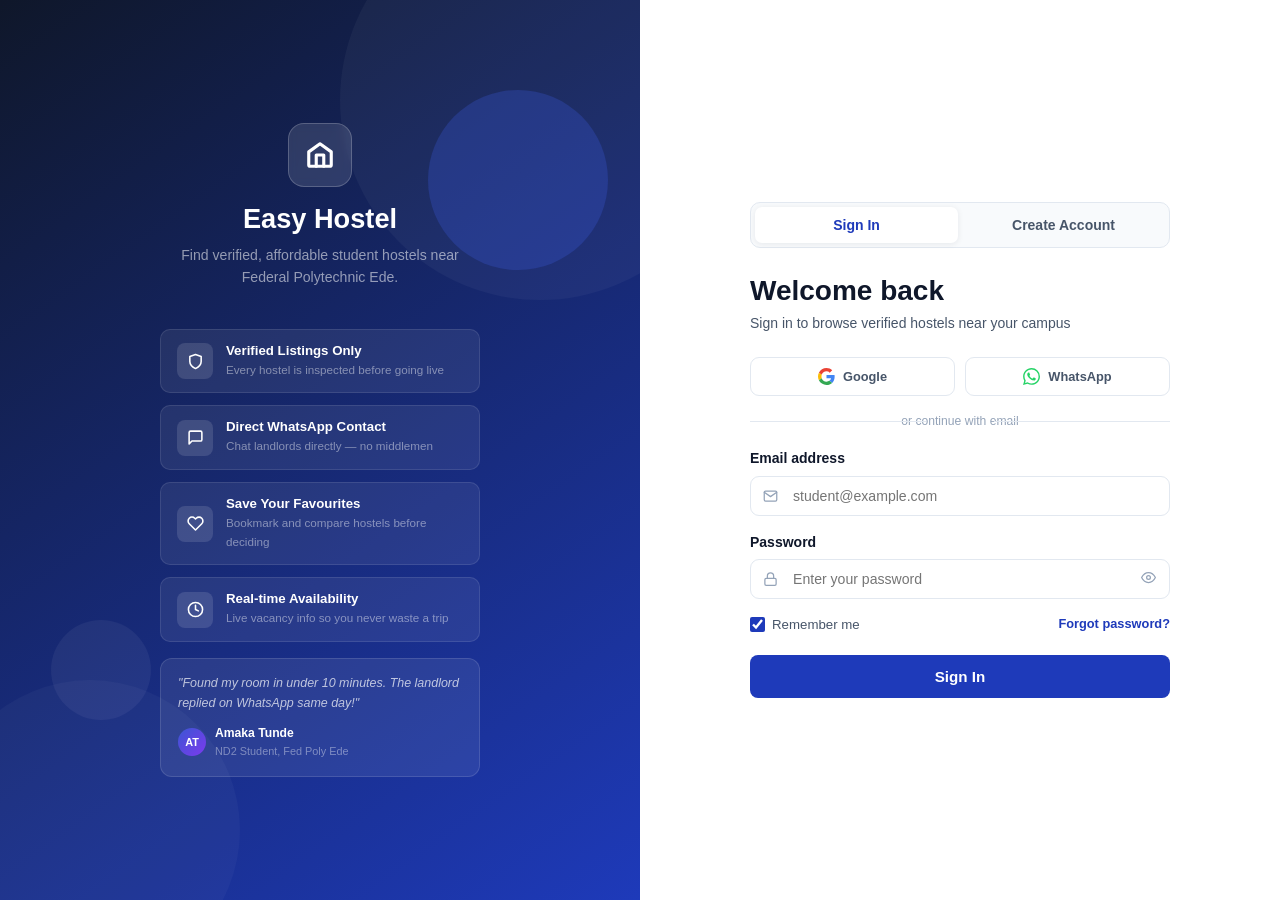
<file: Edelogin.html>
<!doctype html>
<html lang="en">
  <head>
    <meta charset="UTF-8" />
    <meta name="viewport" content="width=device-width, initial-scale=1.0" />
    <title>Easy Hostel – Sign In / Sign Up</title>
    <link rel="stylesheet" href="./login.css">
  </head>
  <body>
    <div class="auth-page">
      <!-- ════════════ LEFT PANEL ════════════ -->
      <div class="auth-left">
        <div class="auth-orb auth-orb-1"></div>
        <div class="auth-orb auth-orb-2"></div>

        <div class="auth-brand">
          <div class="auth-logo-icon">
            <svg
              width="30"
              height="30"
              viewBox="0 0 24 24"
              fill="none"
              stroke="currentColor"
              stroke-width="2.5"
              stroke-linecap="round"
              stroke-linejoin="round"
            >
              <path d="M3 9.5L12 3l9 6.5V20a1 1 0 01-1 1H4a1 1 0 01-1-1V9.5z" />
              <path d="M9 21V12h6v9" />
            </svg>
          </div>
          <h2>Easy Hostel</h2>
          <p>
            Find verified, affordable student hostels near Federal Polytechnic
            Ede.
          </p>
        </div>

        <div class="auth-features">
          <div class="auth-feature">
            <div class="auth-feature-icon">
              <svg
                width="17"
                height="17"
                viewBox="0 0 24 24"
                fill="none"
                stroke="currentColor"
                stroke-width="2.2"
                stroke-linecap="round"
                stroke-linejoin="round"
              >
                <path d="M12 22s8-4 8-10V5l-8-3-8 3v7c0 6 8 10 8 10z" />
              </svg>
            </div>
            <div class="auth-feature-text">
              <h4>Verified Listings Only</h4>
              <p>Every hostel is inspected before going live</p>
            </div>
          </div>
          <div class="auth-feature">
            <div class="auth-feature-icon">
              <svg
                width="17"
                height="17"
                viewBox="0 0 24 24"
                fill="none"
                stroke="currentColor"
                stroke-width="2.2"
                stroke-linecap="round"
                stroke-linejoin="round"
              >
                <path
                  d="M21 15a2 2 0 01-2 2H7l-4 4V5a2 2 0 012-2h14a2 2 0 012 2z"
                />
              </svg>
            </div>
            <div class="auth-feature-text">
              <h4>Direct WhatsApp Contact</h4>
              <p>Chat landlords directly — no middlemen</p>
            </div>
          </div>
          <div class="auth-feature">
            <div class="auth-feature-icon">
              <svg
                width="17"
                height="17"
                viewBox="0 0 24 24"
                fill="none"
                stroke="currentColor"
                stroke-width="2.2"
                stroke-linecap="round"
                stroke-linejoin="round"
              >
                <path
                  d="M20.84 4.61a5.5 5.5 0 00-7.78 0L12 5.67l-1.06-1.06a5.5 5.5 0 00-7.78 7.78l1.06 1.06L12 21.23l7.78-7.78 1.06-1.06a5.5 5.5 0 000-7.78z"
                />
              </svg>
            </div>
            <div class="auth-feature-text">
              <h4>Save Your Favourites</h4>
              <p>Bookmark and compare hostels before deciding</p>
            </div>
          </div>
          <div class="auth-feature">
            <div class="auth-feature-icon">
              <svg
                width="17"
                height="17"
                viewBox="0 0 24 24"
                fill="none"
                stroke="currentColor"
                stroke-width="2.2"
                stroke-linecap="round"
                stroke-linejoin="round"
              >
                <circle cx="12" cy="12" r="10" />
                <polyline points="12 6 12 12 16 14" />
              </svg>
            </div>
            <div class="auth-feature-text">
              <h4>Real-time Availability</h4>
              <p>Live vacancy info so you never waste a trip</p>
            </div>
          </div>
        </div>

        <div class="auth-testimonial">
          <p>
            "Found my room in under 10 minutes. The landlord replied on WhatsApp
            same day!"
          </p>
          <div class="auth-testimonial-author">
            <div class="auth-testimonial-avatar">AT</div>
            <div>
              <div class="auth-testimonial-name">Amaka Tunde</div>
              <div class="auth-testimonial-school">
                ND2 Student, Fed Poly Ede
              </div>
            </div>
          </div>
        </div>
      </div>

      <!-- ════════════ RIGHT PANEL ════════════ -->
      <div class="auth-right">
        <div class="auth-form-wrap">
          <!-- Mobile brand -->
          <div class="mobile-brand">
            <div class="mobile-brand-icon">
              <svg
                width="17"
                height="17"
                viewBox="0 0 24 24"
                fill="none"
                stroke="currentColor"
                stroke-width="2.5"
              >
                <path
                  d="M3 9.5L12 3l9 6.5V20a1 1 0 01-1 1H4a1 1 0 01-1-1V9.5z"
                />
                <path d="M9 21V12h6v9" />
              </svg>
            </div>
            <span>Easy Hostel</span>
          </div>

          <!-- ── TAB SWITCHER ── -->
          <div class="auth-tabs">
            <button
              class="auth-tab active"
              id="tab-login"
              onclick="switchTab('login')"
            >
              Sign In
            </button>
            <button
              class="auth-tab"
              id="tab-signup"
              onclick="switchTab('signup')"
            >
              Create Account
            </button>
          </div>

          <!-- ════════ LOGIN PANEL ════════ -->
          <div class="auth-panel active" id="panel-login">
            <div class="auth-panel-header">
              <h1>Welcome back</h1>
              <p>Sign in to browse verified hostels near your campus</p>
            </div>

            <div class="social-btns">
              <button
                class="social-btn"
                onclick="showToast('Google sign-in coming soon', 'success')"
              >
                <svg width="17" height="17" viewBox="0 0 48 48">
                  <path
                    fill="#EA4335"
                    d="M24 9.5c3.54 0 6.71 1.22 9.21 3.6l6.85-6.85C35.9 2.38 30.47 0 24 0 14.62 0 6.51 5.38 2.56 13.22l7.98 6.19C12.43 13.72 17.74 9.5 24 9.5z"
                  />
                  <path
                    fill="#4285F4"
                    d="M46.98 24.55c0-1.57-.15-3.09-.38-4.55H24v9.02h12.94c-.58 2.96-2.26 5.48-4.78 7.18l7.73 6c4.51-4.18 7.09-10.36 7.09-17.65z"
                  />
                  <path
                    fill="#FBBC05"
                    d="M10.53 28.59c-.48-1.45-.76-2.99-.76-4.59s.27-3.14.76-4.59l-7.98-6.19C.92 16.46 0 20.12 0 24c0 3.88.92 7.54 2.56 10.78l7.97-6.19z"
                  />
                  <path
                    fill="#34A853"
                    d="M24 48c6.48 0 11.93-2.13 15.89-5.81l-7.73-6c-2.18 1.48-4.97 2.36-8.16 2.36-6.26 0-11.57-4.22-13.47-9.91l-7.98 6.19C6.51 42.62 14.62 48 24 48z"
                  />
                </svg>
                Google
              </button>
              <button
                class="social-btn"
                onclick="showToast('WhatsApp sign-in coming soon', 'success')"
              >
                <svg width="17" height="17" viewBox="0 0 24 24" fill="none">
                  <path
                    d="M17.472 14.382c-.297-.149-1.758-.867-2.03-.967-.273-.099-.471-.148-.67.15-.197.297-.767.966-.94 1.164-.173.199-.347.223-.644.075-.297-.15-1.255-.463-2.39-1.475-.883-.788-1.48-1.761-1.653-2.059-.173-.297-.018-.458.13-.606.134-.133.298-.347.446-.52.149-.174.198-.298.298-.497.099-.198.05-.371-.025-.52-.075-.149-.669-1.612-.916-2.207-.242-.579-.487-.5-.669-.51-.173-.008-.371-.01-.57-.01-.198 0-.52.074-.792.372-.272.297-1.04 1.016-1.04 2.479 0 1.462 1.065 2.875 1.213 3.074.149.198 2.096 3.2 5.077 4.487.709.306 1.262.489 1.694.625.712.227 1.36.195 1.871.118.571-.085 1.758-.719 2.006-1.413.248-.694.248-1.289.173-1.413-.074-.124-.272-.198-.57-.347m-5.421 7.403h-.004a9.87 9.87 0 01-5.031-1.378l-.361-.214-3.741.982.998-3.648-.235-.374a9.86 9.86 0 01-1.51-5.26c.001-5.45 4.436-9.884 9.888-9.884 2.64 0 5.122 1.03 6.988 2.898a9.825 9.825 0 012.893 6.994c-.003 5.45-4.437 9.884-9.885 9.884m8.413-18.297A11.815 11.815 0 0012.05 0C5.495 0 .16 5.335.157 11.892c0 2.096.547 4.142 1.588 5.945L.057 24l6.305-1.654a11.882 11.882 0 005.683 1.448h.005c6.554 0 11.89-5.335 11.893-11.893a11.821 11.821 0 00-3.48-8.413z"
                    fill="#25D366"
                  />
                </svg>
                WhatsApp
              </button>
            </div>

            <div class="auth-divider">or continue with email</div>

            <div class="form-group">
              <label for="loginEmail">Email address</label>
              <div class="input-wrap">
                <svg
                  class="input-icon"
                  width="15"
                  height="15"
                  viewBox="0 0 24 24"
                  fill="none"
                  stroke="currentColor"
                  stroke-width="2"
                  stroke-linecap="round"
                  stroke-linejoin="round"
                >
                  <path
                    d="M4 4h16c1.1 0 2 .9 2 2v12c0 1.1-.9 2-2 2H4c-1.1 0-2-.9-2-2V6c0-1.1.9-2 2-2z"
                  />
                  <polyline points="22,6 12,13 2,6" />
                </svg>
                <input
                  class="form-input"
                  type="email"
                  id="loginEmail"
                  placeholder="student@example.com"
                  autocomplete="email"
                />
              </div>
              <p class="field-error" id="loginEmailErr">
                <svg
                  width="12"
                  height="12"
                  viewBox="0 0 24 24"
                  fill="none"
                  stroke="currentColor"
                  stroke-width="2.5"
                >
                  <circle cx="12" cy="12" r="10" />
                  <line x1="12" y1="8" x2="12" y2="12" />
                  <line x1="12" y1="16" x2="12.01" y2="16" />
                </svg>
                Please enter a valid email address
              </p>
            </div>

            <div class="form-group">
              <label for="loginPassword">Password</label>
              <div class="input-wrap">
                <svg
                  class="input-icon"
                  width="15"
                  height="15"
                  viewBox="0 0 24 24"
                  fill="none"
                  stroke="currentColor"
                  stroke-width="2"
                  stroke-linecap="round"
                  stroke-linejoin="round"
                >
                  <rect x="3" y="11" width="18" height="11" rx="2" ry="2" />
                  <path d="M7 11V7a5 5 0 0110 0v4" />
                </svg>
                <input
                  class="form-input"
                  type="password"
                  id="loginPassword"
                  placeholder="Enter your password"
                  autocomplete="current-password"
                />
                <button
                  class="input-eye"
                  onclick="togglePw('loginPassword', this)"
                  type="button"
                  aria-label="Toggle password"
                >
                  <svg
                    width="15"
                    height="15"
                    viewBox="0 0 24 24"
                    fill="none"
                    stroke="currentColor"
                    stroke-width="2"
                    stroke-linecap="round"
                    stroke-linejoin="round"
                  >
                    <path d="M1 12s4-8 11-8 11 8 11 8-4 8-11 8-11-8-11-8z" />
                    <circle cx="12" cy="12" r="3" />
                  </svg>
                </button>
              </div>
              <p class="field-error" id="loginPassErr">
                <svg
                  width="12"
                  height="12"
                  viewBox="0 0 24 24"
                  fill="none"
                  stroke="currentColor"
                  stroke-width="2.5"
                >
                  <circle cx="12" cy="12" r="10" />
                  <line x1="12" y1="8" x2="12" y2="12" />
                  <line x1="12" y1="16" x2="12.01" y2="16" />
                </svg>
                Incorrect email or password
              </p>
            </div>

            <div class="form-options">
              <label class="remember-me"
                ><input type="checkbox" checked /> Remember me</label
              >
              <span class="forgot-link" onclick="handleForgot()"
                >Forgot password?</span
              >
            </div>

            <button
              class="btn btn-primary btn-full btn-lg"
              onclick="doLogin()"
              id="loginBtn"
            >
              <span class="btn-text"><a href="./index.html">Sign In</a></span>
              <div class="btn-spinner"></div>
            </button>
          </div>

          <!-- ════════ SIGNUP PANEL ════════ -->
          <div class="auth-panel" id="panel-signup">
            <div class="auth-panel-header">
              <h1>Create account</h1>
              <p>Join thousands of students finding hostels near campus</p>
            </div>

            <div class="social-btns">
              <button
                class="social-btn"
                onclick="showToast('Google sign-up coming soon', 'success')"
              >
                <svg width="17" height="17" viewBox="0 0 48 48">
                  <path
                    fill="#EA4335"
                    d="M24 9.5c3.54 0 6.71 1.22 9.21 3.6l6.85-6.85C35.9 2.38 30.47 0 24 0 14.62 0 6.51 5.38 2.56 13.22l7.98 6.19C12.43 13.72 17.74 9.5 24 9.5z"
                  />
                  <path
                    fill="#4285F4"
                    d="M46.98 24.55c0-1.57-.15-3.09-.38-4.55H24v9.02h12.94c-.58 2.96-2.26 5.48-4.78 7.18l7.73 6c4.51-4.18 7.09-10.36 7.09-17.65z"
                  />
                  <path
                    fill="#FBBC05"
                    d="M10.53 28.59c-.48-1.45-.76-2.99-.76-4.59s.27-3.14.76-4.59l-7.98-6.19C.92 16.46 0 20.12 0 24c0 3.88.92 7.54 2.56 10.78l7.97-6.19z"
                  />
                  <path
                    fill="#34A853"
                    d="M24 48c6.48 0 11.93-2.13 15.89-5.81l-7.73-6c-2.18 1.48-4.97 2.36-8.16 2.36-6.26 0-11.57-4.22-13.47-9.91l-7.98 6.19C6.51 42.62 14.62 48 24 48z"
                  />
                </svg>
                Continue with Google
              </button>
            </div>

            <div class="auth-divider">or sign up with email</div>

            <div class="form-row">
              <div class="form-group">
                <label for="signupFirst">First name</label>
                <div class="input-wrap">
                  <svg
                    class="input-icon"
                    width="15"
                    height="15"
                    viewBox="0 0 24 24"
                    fill="none"
                    stroke="currentColor"
                    stroke-width="2"
                    stroke-linecap="round"
                    stroke-linejoin="round"
                  >
                    <path d="M20 21v-2a4 4 0 00-4-4H8a4 4 0 00-4 4v2" />
                    <circle cx="12" cy="7" r="4" />
                  </svg>
                  <input
                    class="form-input"
                    type="text"
                    id="signupFirst"
                    placeholder="First name"
                    autocomplete="given-name"
                  />
                </div>
                <p class="field-error" id="firstNameErr">
                  <svg
                    width="12"
                    height="12"
                    viewBox="0 0 24 24"
                    fill="none"
                    stroke="currentColor"
                    stroke-width="2.5"
                  >
                    <circle cx="12" cy="12" r="10" />
                    <line x1="12" y1="8" x2="12" y2="12" />
                    <line x1="12" y1="16" x2="12.01" y2="16" />
                  </svg>
                  Required
                </p>
              </div>
              <div class="form-group">
                <label for="signupLast">Last name</label>
                <div class="input-wrap">
                  <svg
                    class="input-icon"
                    width="15"
                    height="15"
                    viewBox="0 0 24 24"
                    fill="none"
                    stroke="currentColor"
                    stroke-width="2"
                    stroke-linecap="round"
                    stroke-linejoin="round"
                  >
                    <path d="M20 21v-2a4 4 0 00-4-4H8a4 4 0 00-4 4v2" />
                    <circle cx="12" cy="7" r="4" />
                  </svg>
                  <input
                    class="form-input"
                    type="text"
                    id="signupLast"
                    placeholder="Last name"
                    autocomplete="family-name"
                  />
                </div>
                <p class="field-error" id="lastNameErr">
                  <svg
                    width="12"
                    height="12"
                    viewBox="0 0 24 24"
                    fill="none"
                    stroke="currentColor"
                    stroke-width="2.5"
                  >
                    <circle cx="12" cy="12" r="10" />
                    <line x1="12" y1="8" x2="12" y2="12" />
                    <line x1="12" y1="16" x2="12.01" y2="16" />
                  </svg>
                  Required
                </p>
              </div>
            </div>

            <div class="form-group">
              <label for="signupEmail">Email address</label>
              <div class="input-wrap">
                <svg
                  class="input-icon"
                  width="15"
                  height="15"
                  viewBox="0 0 24 24"
                  fill="none"
                  stroke="currentColor"
                  stroke-width="2"
                  stroke-linecap="round"
                  stroke-linejoin="round"
                >
                  <path
                    d="M4 4h16c1.1 0 2 .9 2 2v12c0 1.1-.9 2-2 2H4c-1.1 0-2-.9-2-2V6c0-1.1.9-2 2-2z"
                  />
                  <polyline points="22,6 12,13 2,6" />
                </svg>
                <input
                  class="form-input"
                  type="email"
                  id="signupEmail"
                  placeholder="you@example.com"
                  autocomplete="email"
                />
              </div>
              <p class="field-error" id="signupEmailErr">
                <svg
                  width="12"
                  height="12"
                  viewBox="0 0 24 24"
                  fill="none"
                  stroke="currentColor"
                  stroke-width="2.5"
                >
                  <circle cx="12" cy="12" r="10" />
                  <line x1="12" y1="8" x2="12" y2="12" />
                  <line x1="12" y1="16" x2="12.01" y2="16" />
                </svg>
                Please enter a valid email address
              </p>
            </div>

            <div class="form-group">
              <label for="signupPhone">Phone number</label>
              <div class="input-wrap">
                <svg
                  class="input-icon"
                  width="15"
                  height="15"
                  viewBox="0 0 24 24"
                  fill="none"
                  stroke="currentColor"
                  stroke-width="2"
                  stroke-linecap="round"
                  stroke-linejoin="round"
                >
                  <path
                    d="M22 16.92v3a2 2 0 01-2.18 2 19.79 19.79 0 01-8.63-3.07A19.5 19.5 0 014.69 12a19.79 19.79 0 01-3.07-8.67A2 2 0 013.77 1h3a2 2 0 012 1.72 12.84 12.84 0 00.7 2.81 2 2 0 01-.45 2.11L8.09 8.91a16 16 0 006.07 6.07l.92-.92a2 2 0 012.11-.45 12.84 12.84 0 002.81.7A2 2 0 0122 16.92z"
                  />
                </svg>
                <input
                  class="form-input"
                  type="tel"
                  id="signupPhone"
                  placeholder="+234 800 000 0000"
                  autocomplete="tel"
                />
              </div>
              <p class="field-hint">
                So landlords can reach you directly on WhatsApp
              </p>
            </div>

            <div class="form-group">
              <label for="signupPassword">Password</label>
              <div class="input-wrap">
                <svg
                  class="input-icon"
                  width="15"
                  height="15"
                  viewBox="0 0 24 24"
                  fill="none"
                  stroke="currentColor"
                  stroke-width="2"
                  stroke-linecap="round"
                  stroke-linejoin="round"
                >
                  <rect x="3" y="11" width="18" height="11" rx="2" ry="2" />
                  <path d="M7 11V7a5 5 0 0110 0v4" />
                </svg>
                <input
                  class="form-input"
                  type="password"
                  id="signupPassword"
                  placeholder="Create a strong password"
                  oninput="checkPwStrength(this.value)"
                  autocomplete="new-password"
                />
                <button
                  class="input-eye"
                  onclick="togglePw('signupPassword', this)"
                  type="button"
                  aria-label="Toggle password"
                >
                  <svg
                    width="15"
                    height="15"
                    viewBox="0 0 24 24"
                    fill="none"
                    stroke="currentColor"
                    stroke-width="2"
                    stroke-linecap="round"
                    stroke-linejoin="round"
                  >
                    <path d="M1 12s4-8 11-8 11 8 11 8-4 8-11 8-11-8-11-8z" />
                    <circle cx="12" cy="12" r="3" />
                  </svg>
                </button>
              </div>
              <div class="pw-strength" id="pwStrength">
                <div class="pw-bars">
                  <div class="pw-bar" id="bar1"></div>
                  <div class="pw-bar" id="bar2"></div>
                  <div class="pw-bar" id="bar3"></div>
                  <div class="pw-bar" id="bar4"></div>
                </div>
                <p class="pw-label">Strength: <span id="pwLabel">–</span></p>
              </div>
              <p class="field-error" id="signupPassErr">
                <svg
                  width="12"
                  height="12"
                  viewBox="0 0 24 24"
                  fill="none"
                  stroke="currentColor"
                  stroke-width="2.5"
                >
                  <circle cx="12" cy="12" r="10" />
                  <line x1="12" y1="8" x2="12" y2="12" />
                  <line x1="12" y1="16" x2="12.01" y2="16" />
                </svg>
                Password must be at least 6 characters
              </p>
            </div>

            <div class="form-group">
              <label for="signupConfirm">Confirm password</label>
              <div class="input-wrap">
                <svg
                  class="input-icon"
                  width="15"
                  height="15"
                  viewBox="0 0 24 24"
                  fill="none"
                  stroke="currentColor"
                  stroke-width="2"
                  stroke-linecap="round"
                  stroke-linejoin="round"
                >
                  <rect x="3" y="11" width="18" height="11" rx="2" ry="2" />
                  <path d="M7 11V7a5 5 0 0110 0v4" />
                </svg>
                <input
                  class="form-input"
                  type="password"
                  id="signupConfirm"
                  placeholder="Repeat your password"
                  autocomplete="new-password"
                />
                <button
                  class="input-eye"
                  onclick="togglePw('signupConfirm', this)"
                  type="button"
                  aria-label="Toggle password"
                >
                  <svg
                    width="15"
                    height="15"
                    viewBox="0 0 24 24"
                    fill="none"
                    stroke="currentColor"
                    stroke-width="2"
                    stroke-linecap="round"
                    stroke-linejoin="round"
                  >
                    <path d="M1 12s4-8 11-8 11 8 11 8-4 8-11 8-11-8-11-8z" />
                    <circle cx="12" cy="12" r="3" />
                  </svg>
                </button>
              </div>
              <p class="field-error" id="confirmPassErr">
                <svg
                  width="12"
                  height="12"
                  viewBox="0 0 24 24"
                  fill="none"
                  stroke="currentColor"
                  stroke-width="2.5"
                >
                  <circle cx="12" cy="12" r="10" />
                  <line x1="12" y1="8" x2="12" y2="12" />
                  <line x1="12" y1="16" x2="12.01" y2="16" />
                </svg>
                Passwords do not match
              </p>
            </div>

            <label class="terms-check">
              <input type="checkbox" id="termsCheck" />
              I agree to the
              <a href="#" onclick="return false;">Terms of Service</a> and
              <a href="#" onclick="return false;">Privacy Policy</a>
            </label>
            <p class="field-error" id="termsErr">
              <svg
                width="12"
                height="12"
                viewBox="0 0 24 24"
                fill="none"
                stroke="currentColor"
                stroke-width="2.5"
              >
                <circle cx="12" cy="12" r="10" />
                <line x1="12" y1="8" x2="12" y2="12" />
                <line x1="12" y1="16" x2="12.01" y2="16" />
              </svg>
              Please accept the terms to continue
            </p>

            <button
              class="btn btn-primary btn-full btn-lg"
              onclick="doSignup()"
              id="signupBtn"
            >
              <span class="btn-text"><a href="./index.html">Create Free Account</a></span>
              <div class="btn-spinner"></div>
            </button>
          </div>
        </div>
      </div>
    </div>

    <div class="toast-wrap" id="toastWrap"></div>

    <script>
      // ── Tab switcher ──
      function switchTab(tab) {
        document
          .getElementById("tab-login")
          .classList.toggle("active", tab === "login");
        document
          .getElementById("tab-signup")
          .classList.toggle("active", tab === "signup");
        document
          .getElementById("panel-login")
          .classList.toggle("active", tab === "login");
        document
          .getElementById("panel-signup")
          .classList.toggle("active", tab === "signup");
        clearErrors();
      }

      // ── Toast ──
      function showToast(msg, type = "") {
        const wrap = document.getElementById("toastWrap");
        const t = document.createElement("div");
        t.className = "toast" + (type ? " " + type : "");
        const icon =
          type === "success"
            ? '<svg width="16" height="16" viewBox="0 0 24 24" fill="none" stroke="currentColor" stroke-width="2.5" stroke-linecap="round" stroke-linejoin="round"><polyline points="20 6 9 17 4 12"/></svg>'
            : '<svg width="16" height="16" viewBox="0 0 24 24" fill="none" stroke="currentColor" stroke-width="2.5" stroke-linecap="round" stroke-linejoin="round"><circle cx="12" cy="12" r="10"/><line x1="12" y1="8" x2="12" y2="12"/><line x1="12" y1="16" x2="12.01" y2="16"/></svg>';
        t.innerHTML = icon + msg;
        wrap.appendChild(t);
        setTimeout(() => {
          t.classList.add("hiding");
          setTimeout(() => t.remove(), 350);
        }, 3200);
      }

      // ── Toggle password visibility ──
      function togglePw(id, btn) {
        const inp = document.getElementById(id);
        const show = inp.type === "password";
        inp.type = show ? "text" : "password";
        btn.innerHTML = show
          ? '<svg width="15" height="15" viewBox="0 0 24 24" fill="none" stroke="currentColor" stroke-width="2" stroke-linecap="round" stroke-linejoin="round"><path d="M17.94 17.94A10.07 10.07 0 0112 20c-7 0-11-8-11-8a18.45 18.45 0 015.06-5.94"/><path d="M9.9 4.24A9.12 9.12 0 0112 4c7 0 11 8 11 8a18.5 18.5 0 01-2.16 3.19"/><line x1="1" y1="1" x2="23" y2="23"/></svg>'
          : '<svg width="15" height="15" viewBox="0 0 24 24" fill="none" stroke="currentColor" stroke-width="2" stroke-linecap="round" stroke-linejoin="round"><path d="M1 12s4-8 11-8 11 8 11 8-4 8-11 8-11-8-11-8z"/><circle cx="12" cy="12" r="3"/></svg>';
      }

      // ── Password strength meter ──
      function checkPwStrength(pw) {
        const wrap = document.getElementById("pwStrength");
        const bars = [
          document.getElementById("bar1"),
          document.getElementById("bar2"),
          document.getElementById("bar3"),
          document.getElementById("bar4"),
        ];
        const label = document.getElementById("pwLabel");
        if (!pw) {
          wrap.classList.remove("visible");
          return;
        }
        wrap.classList.add("visible");
        let score = 0;
        if (pw.length >= 6) score++;
        if (pw.length >= 10) score++;
        if (/[A-Z]/.test(pw) && /[0-9]/.test(pw)) score++;
        if (/[^A-Za-z0-9]/.test(pw)) score++;
        const levels = ["weak", "fair", "good", "strong"];
        const labels = ["Weak", "Fair", "Good", "Strong"];
        const cls = levels[score - 1] || "weak";
        bars.forEach((b, i) => {
          b.className = "pw-bar" + (i < score ? " " + cls : "");
        });
        label.className = cls;
        label.textContent = labels[score - 1] || "Too short";
      }

      // ── Forgot password ──
      function handleForgot() {
        const email = document.getElementById("loginEmail").value.trim();
        if (!email) {
          showToast("Enter your email address first", "error");
          return;
        }
        showToast("Password reset link sent to " + email + "!", "success");
      }

      // ── Error helpers ──
      function showErr(id) {
        document.getElementById(id).classList.add("show");
      }
      function clearErrors() {
        document
          .querySelectorAll(".field-error.show")
          .forEach((e) => e.classList.remove("show"));
        document
          .querySelectorAll(".form-input.has-error")
          .forEach((e) => e.classList.remove("has-error"));
      }
      function setLoading(btnId, state) {
        const b = document.getElementById(btnId);
        b.classList.toggle("loading", state);
        b.disabled = state;
      }

      // ── Login ──
      function doLogin() {
        clearErrors();
        const email = document.getElementById("loginEmail").value.trim();
        const pass = document.getElementById("loginPassword").value;
        let valid = true;

        if (!email || !/^[^\s@]+@[^\s@]+\.[^\s@]+$/.test(email)) {
          showErr("loginEmailErr");
          document.getElementById("loginEmail").classList.add("has-error");
          valid = false;
        }
        if (!pass) {
          showErr("loginPassErr");
          document.getElementById("loginPassword").classList.add("has-error");
          valid = false;
        }
        if (!valid) return;

        setLoading("loginBtn", true);
        setTimeout(() => {
          setLoading("loginBtn", false);
          showToast("Welcome back! Redirecting…", "success");
          setTimeout(() => {
            window.location.href = "easy-hostel-v3__2_.html";
          }, 1000);
        }, 1200);
      }

      // ── Sign up ──
      function doSignup() {
        clearErrors();
        const first = document.getElementById("signupFirst").value.trim();
        const last = document.getElementById("signupLast").value.trim();
        const email = document.getElementById("signupEmail").value.trim();
        const pass = document.getElementById("signupPassword").value;
        const confirm = document.getElementById("signupConfirm").value;
        const terms = document.getElementById("termsCheck").checked;
        let valid = true;

        if (!first) {
          showErr("firstNameErr");
          document.getElementById("signupFirst").classList.add("has-error");
          valid = false;
        }
        if (!last) {
          showErr("lastNameErr");
          document.getElementById("signupLast").classList.add("has-error");
          valid = false;
        }
        if (!email || !/^[^\s@]+@[^\s@]+\.[^\s@]+$/.test(email)) {
          showErr("signupEmailErr");
          document.getElementById("signupEmail").classList.add("has-error");
          valid = false;
        }
        if (!pass || pass.length < 6) {
          showErr("signupPassErr");
          document.getElementById("signupPassword").classList.add("has-error");
          valid = false;
        }
        if (pass !== confirm) {
          showErr("confirmPassErr");
          document.getElementById("signupConfirm").classList.add("has-error");
          valid = false;
        }
        if (!terms) {
          showErr("termsErr");
          valid = false;
        }
        if (!valid) return;

        setLoading("signupBtn", true);
        setTimeout(() => {
          setLoading("signupBtn", false);
          showToast("Account created! Welcome, " + first + "!", "success");
          setTimeout(() => {
            switchTab("login");
          }, 1400);
        }, 1400);
      }

      // ── Clear error on typing ──
      document.addEventListener("input", (e) => {
        if (e.target.classList.contains("form-input"))
          e.target.classList.remove("has-error");
      });

      // ── Enter key ──
      document.addEventListener("keydown", (e) => {
        if (e.key !== "Enter") return;
        if (document.getElementById("panel-login").classList.contains("active"))
          doLogin();
        else doSignup();
      });
    </script>
  </body>
</html>
</file>
<file: style.css>
:root {
  --blue: #1e3aba;
  --blue-light: #3b56d4;
  --blue-pale: #eef2ff;
  --green: #16a34a;
  --green-pale: #dcfce7;
  --amber: #d97706;
  --amber-pale: #fef3c7;
  --red: #dc2626;
  --red-pale: #fee2e2;
  --purple: #7c3aed;
  --purple-pale: #ede9fe;
  --dark: #0f172a;
  --mid: #475569;
  --light: #94a3b8;
  --faint: #cbd5e1;
  --border: #e2e8f0;
  --bg: #f8fafc;
  --white: #fff;
  --radius: 12px;
  --radius-sm: 8px;
  --shadow: 0 2px 12px rgba(15, 23, 42, 0.07);
  --shadow-md: 0 4px 24px rgba(15, 23, 42, 0.1);
  --shadow-lg: 0 12px 48px rgba(30, 58, 186, 0.15);
}
* {
  margin: 0;
  padding: 0;
  box-sizing: border-box;
}
html {
  scroll-behavior: smooth;
}
body {
  font-family: "DM Sans", sans-serif;
  color: var(--dark);
  background: var(--white);
  line-height: 1.6;
  -webkit-font-smoothing: antialiased;
}
h1,
h2,
h3,
h4,
h5,
h6 {
  font-family: "Sora", sans-serif;
  line-height: 1.2;
}

/* PAGE SYSTEM */
.page {
  display: none;
  min-height: 100vh;
}
.page.active {
  display: block;
  animation: fadeUp 0.32s ease both;
}
@keyframes fadeUp {
  from {
    opacity: 0;
    transform: translateY(12px);
  }
  to {
    opacity: 1;
    transform: translateY(0);
  }
}

/* NAV */
nav {
  position: sticky;
  top: 0;
  z-index: 200;
  background: rgba(255, 255, 255, 0.96);
  backdrop-filter: blur(12px);
  border-bottom: 1px solid var(--border);
}
.nav-inner {
  display: flex;
  align-items: center;
  justify-content: space-between;
  height: 66px;
  padding: 0 5%;
  gap: 16px;
}
.logo {
  display: flex;
  align-items: center;
  gap: 9px;
  font-family: "Sora", sans-serif;
  font-weight: 800;
  font-size: 1.05rem;
  color: var(--dark);
  text-decoration: none;
  cursor: pointer;
  flex-shrink: 0;
  position: relative;
  user-select: none;
}
.logo-icon {
  position: relative;
  overflow: visible;
}
@keyframes logoRipple {
  0% {
    transform: scale(1);
    box-shadow: 0 0 0 0 rgba(30, 58, 186, 0.5);
  }
  50% {
    transform: scale(1.12);
    box-shadow: 0 0 0 8px rgba(30, 58, 186, 0.15);
  }
  100% {
    transform: scale(1);
    box-shadow: 0 0 0 0 rgba(30, 58, 186, 0);
  }
}
.logo-icon {
  width: 34px;
  height: 34px;
  background: var(--blue);
  border-radius: 8px;
  display: flex;
  align-items: center;
  justify-content: center;
}
.logo-icon svg {
  color: #fff;
}
.nav-links {
  display: flex;
  gap: 4px;
  list-style: none;
  align-items: center;
}
.nav-links a {
  display: block;
  padding: 7px 13px;
  text-decoration: none;
  color: var(--mid);
  font-size: 0.875rem;
  font-weight: 500;
  border-radius: 7px;
  transition: all 0.18s;
  cursor: pointer;
  white-space: nowrap;
}
.nav-links a:hover {
  background: var(--bg);
  color: var(--dark);
}
.nav-links a.active {
  background: var(--blue-pale);
  color: var(--blue);
  font-weight: 600;
}

.nav-location {
  display: flex;
  align-items: center;
  gap: 5px;
  font-size: 0.8rem;
  color: var(--mid);
  padding: 0 0 0 12px;
  border-left: 1px solid var(--border);
  white-space: nowrap;
  flex-shrink: 0;
}
.nav-location svg {
  color: var(--blue);
  flex-shrink: 0;
}
.hamburger {
  display: none;
  flex-direction: column;
  gap: 5px;
  cursor: pointer;
  padding: 6px;
  border-radius: 6px;
  border: 1px solid var(--border);
  background: var(--bg);
}
.hamburger span {
  display: block;
  width: 20px;
  height: 2px;
  background: var(--dark);
  border-radius: 2px;
  transition: all 0.25s;
}
.hamburger.open span:nth-child(1) {
  transform: translateY(7px) rotate(45deg);
}
.hamburger.open span:nth-child(2) {
  opacity: 0;
}
.hamburger.open span:nth-child(3) {
  transform: translateY(-7px) rotate(-45deg);
}
.mobile-menu {
  display: none;
  position: fixed;
  inset: 66px 0 0;
  background: #fff;
  z-index: 190;
  padding: 20px 5%;
  flex-direction: column;
  gap: 4px;
  border-top: 1px solid var(--border);
  overflow-y: auto;
}
.mobile-menu.open {
  display: flex;
  animation: fadeUp 0.2s ease;
}
.mobile-menu a {
  padding: 13px 16px;
  border-radius: 8px;
  font-size: 0.95rem;
  font-weight: 500;
  color: var(--mid);
  text-decoration: none;
  cursor: pointer;
  transition: all 0.15s;
}
.mobile-menu a:hover {
  background: var(--bg);
  color: var(--dark);
}
.mobile-menu a.active {
  background: var(--blue-pale);
  color: var(--blue);
  font-weight: 600;
}

.mobile-divider {
  height: 1px;
  background: var(--border);
  margin: 8px 0;
}
.mobile-location {
  display: flex;
  align-items: center;
  gap: 6px;
  padding: 12px 16px;
  font-size: 0.85rem;
  color: var(--mid);
}

/* BUTTONS */
.btn {
  display: inline-flex;
  align-items: center;
  justify-content: center;
  gap: 7px;
  padding: 10px 20px;
  border-radius: 8px;
  font-family: "Sora", sans-serif;
  font-weight: 600;
  font-size: 0.875rem;
  cursor: pointer;
  border: none;
  transition: all 0.2s;
  text-decoration: none;
  white-space: nowrap;
}
.btn:active {
  transform: scale(0.97);
}
.btn-primary {
  background: var(--blue);
  color: #fff;
}
.btn-primary:hover {
  background: var(--blue-light);
  box-shadow: 0 4px 16px rgba(30, 58, 186, 0.28);
}
.btn-secondary {
  background: transparent;
  color: var(--blue);
  border: 1.5px solid var(--blue);
}
.btn-secondary:hover {
  background: var(--blue-pale);
}
.btn-green {
  background: #25d366;
  color: #fff;
}
.btn-green:hover {
  background: #1db855;
  box-shadow: 0 4px 16px rgba(37, 211, 102, 0.3);
}
.btn-amber {
  background: var(--amber);
  color: #fff;
}
.btn-amber:hover {
  background: #b45309;
}
.btn-red {
  background: var(--red);
  color: #fff;
}
.btn-red:hover {
  background: #b91c1c;
}
.btn-ghost {
  background: var(--bg);
  color: var(--mid);
  border: 1.5px solid var(--border);
}
.btn-ghost:hover {
  border-color: var(--blue);
  color: var(--blue);
}
.btn-lg {
  padding: 14px 28px;
  font-size: 1rem;
}
.btn-full {
  width: 100%;
}
.btn-sm {
  padding: 7px 14px;
  font-size: 0.8rem;
}

/* BADGES */
.badge {
  display: inline-flex;
  align-items: center;
  gap: 4px;
  padding: 3px 10px;
  border-radius: 20px;
  font-size: 0.72rem;
  font-weight: 700;
  letter-spacing: 0.02em;
}
.badge-verified {
  background: var(--green-pale);
  color: var(--green);
}
.badge-unverified {
  background: var(--amber-pale);
  color: var(--amber);
}
.badge-available {
  background: #dbeafe;
  color: #1d4ed8;
}
.badge-recommended {
  background: var(--green-pale);
  color: var(--green);
  font-size: 0.65rem;
}

/* TOAST */
.toast-wrap {
  position: fixed;
  bottom: 28px;
  right: 28px;
  z-index: 999;
  display: flex;
  flex-direction: column;
  gap: 10px;
  pointer-events: none;
}
.toast {
  background: var(--dark);
  color: #fff;
  padding: 12px 20px;
  border-radius: 10px;
  font-size: 0.875rem;
  font-weight: 500;
  display: flex;
  align-items: center;
  gap: 10px;
  box-shadow: var(--shadow-lg);
  animation: toastIn 0.3s ease;
  pointer-events: all;
  max-width: 320px;
}
.toast.success {
  background: var(--green);
}
.toast.error {
  background: var(--red);
}
@keyframes toastIn {
  from {
    opacity: 0;
    transform: translateY(16px);
  }
  to {
    opacity: 1;
    transform: translateY(0);
  }
}
@keyframes toastOut {
  from {
    opacity: 1;
  }
  to {
    opacity: 0;
    transform: translateY(16px);
  }
}
.toast.hiding {
  animation: toastOut 0.3s ease forwards;
}

/* SECTION */
.section {
  padding: 64px 5%;
}
.section-header {
  display: flex;
  align-items: center;
  justify-content: space-between;
  margin-bottom: 28px;
}
.section-title {
  font-size: 1.35rem;
  font-weight: 700;
}
.view-all {
  color: var(--blue);
  font-size: 0.85rem;
  font-weight: 600;
  text-decoration: none;
  cursor: pointer;
}
.view-all:hover {
  text-decoration: underline;
}

/* HOSTEL CARD */
.cards-grid {
  display: grid;
  grid-template-columns: repeat(auto-fill, minmax(290px, 1fr));
  gap: 20px;
}
.hostel-card {
  background: #fff;
  border: 1px solid var(--border);
  border-radius: var(--radius);
  overflow: hidden;
  transition: all 0.25s;
  cursor: pointer;
  display: flex;
  flex-direction: column;
}
.hostel-card:hover {
  box-shadow: var(--shadow-lg);
  transform: translateY(-4px);
  border-color: transparent;
}
.card-img {
  width: 100%;
  height: 185px;
  position: relative;
  overflow: hidden;
  flex-shrink: 0;
}
.card-img-inner {
  width: 100%;
  height: 100%;
  transition: transform 0.4s ease;
  display: flex;
  align-items: center;
  justify-content: center;
}
.hostel-card:hover .card-img-inner {
  transform: scale(1.04);
}
.card-badge-wrap {
  position: absolute;
  top: 10px;
  left: 10px;
  display: flex;
  gap: 6px;
}
.card-body {
  padding: 15px 16px 16px;
  display: flex;
  flex-direction: column;
  flex: 1;
}
.card-name {
  font-family: "Sora", sans-serif;
  font-weight: 700;
  font-size: 1rem;
  margin-bottom: 5px;
}
.card-price {
  font-size: 1.1rem;
  font-weight: 700;
  color: var(--blue);
  margin-bottom: 8px;
}
.card-price span {
  font-size: 0.78rem;
  font-weight: 400;
  color: var(--mid);
}
.card-location {
  display: flex;
  align-items: center;
  gap: 5px;
  font-size: 0.82rem;
  color: var(--mid);
  margin-bottom: 12px;
}
.card-amenities {
  display: flex;
  gap: 6px;
  flex-wrap: wrap;
  margin-bottom: 14px;
}
.amenity-tag {
  font-size: 0.72rem;
  background: var(--bg);
  border: 1px solid var(--border);
  padding: 2px 8px;
  border-radius: 20px;
  color: var(--mid);
}
.card-footer {
  margin-top: auto;
  display: flex;
  gap: 8px;
}

/* EMPTY STATE */
.empty-state {
  text-align: center;
  padding: 64px 20px;
  color: var(--mid);
}
.empty-state svg {
  opacity: 0.3;
  margin-bottom: 16px;
}
.empty-state h3 {
  font-size: 1.1rem;
  font-weight: 700;
  margin-bottom: 6px;
  color: var(--dark);
}

/* ====== LOGIN PAGE ====== */
.login-page {
  min-height: 100vh;
  display: grid;
  grid-template-columns: 1fr 1fr;
}
.login-left {
  background: linear-gradient(145deg, var(--dark) 0%, #1e3aba 100%);
  display: flex;
  flex-direction: column;
  align-items: center;
  justify-content: center;
  padding: 48px;
  position: relative;
  overflow: hidden;
}
.login-left::before {
  content: "";
  position: absolute;
  top: -100px;
  right: -100px;
  width: 400px;
  height: 400px;
  border-radius: 50%;
  background: rgba(255, 255, 255, 0.04);
}
.login-left::after {
  content: "";
  position: absolute;
  bottom: -80px;
  left: -60px;
  width: 300px;
  height: 300px;
  border-radius: 50%;
  background: rgba(255, 255, 255, 0.03);
}
.login-brand {
  text-align: center;
  margin-bottom: 48px;
  position: relative;
  z-index: 1;
}
.login-brand .logo-icon {
  width: 60px;
  height: 60px;
  background: rgba(255, 255, 255, 0.15);
  border-radius: 16px;
  display: flex;
  align-items: center;
  justify-content: center;
  margin: 0 auto 16px;
}
.login-brand .logo-icon svg {
  color: #fff;
  width: 30px;
  height: 30px;
}
.login-brand h2 {
  color: #fff;
  font-size: 1.6rem;
  font-weight: 800;
  margin-bottom: 8px;
}
.login-brand p {
  color: rgba(255, 255, 255, 0.6);
  font-size: 0.9rem;
}
.login-features {
  display: flex;
  flex-direction: column;
  gap: 16px;
  position: relative;
  z-index: 1;
  width: 100%;
  max-width: 320px;
}
.login-feature {
  display: flex;
  align-items: center;
  gap: 12px;
  background: rgba(255, 255, 255, 0.07);
  border: 1px solid rgba(255, 255, 255, 0.1);
  border-radius: 10px;
  padding: 14px 16px;
}
.login-feature-icon {
  width: 36px;
  height: 36px;
  border-radius: 8px;
  background: rgba(255, 255, 255, 0.12);
  display: flex;
  align-items: center;
  justify-content: center;
  flex-shrink: 0;
}
.login-feature-icon svg {
  color: #fff;
}
.login-feature-text h4 {
  color: #fff;
  font-size: 0.85rem;
  font-weight: 600;
  margin-bottom: 2px;
}
.login-feature-text p {
  color: rgba(255, 255, 255, 0.5);
  font-size: 0.75rem;
}
.login-right {
  display: flex;
  align-items: center;
  justify-content: center;
  padding: 48px;
  background: #fff;
}
.login-form-wrap {
  width: 100%;
  max-width: 400px;
}
.login-header {
  margin-bottom: 32px;
}
.login-header h1 {
  font-size: 1.9rem;
  font-weight: 800;
  margin-bottom: 6px;
}
.login-header p {
  color: var(--mid);
  font-size: 0.9rem;
}
.login-form-group {
  margin-bottom: 18px;
}
.login-form-group label {
  display: block;
  font-size: 0.875rem;
  font-weight: 600;
  margin-bottom: 7px;
}
.login-input-wrap {
  position: relative;
}
.login-input {
  width: 100%;
  padding: 12px 14px 12px 42px;
  border: 1.5px solid var(--border);
  border-radius: 9px;
  font-family: "DM Sans", sans-serif;
  font-size: 0.9rem;
  outline: none;
  transition: all 0.2s;
  color: var(--dark);
}
.login-input:focus {
  border-color: var(--blue);
  box-shadow: 0 0 0 3px rgba(30, 58, 186, 0.08);
}
.login-input.error {
  border-color: var(--red);
}
.login-input-icon {
  position: absolute;
  left: 13px;
  top: 50%;
  transform: translateY(-50%);
  color: var(--light);
}
.login-eye {
  position: absolute;
  right: 13px;
  top: 50%;
  transform: translateY(-50%);
  color: var(--light);
  cursor: pointer;
  background: none;
  border: none;
  padding: 2px;
}
.login-eye:hover {
  color: var(--mid);
}
.login-hint {
  font-size: 0.75rem;
  color: var(--light);
  margin-top: 4px;
  display: flex;
  align-items: center;
  gap: 4px;
}
.login-hint.error-msg {
  color: var(--red);
  display: none;
}
.login-hint.error-msg.show {
  display: flex;
}
.login-options {
  display: flex;
  justify-content: space-between;
  align-items: center;
  margin-bottom: 24px;
}
.remember-me {
  display: flex;
  align-items: center;
  gap: 7px;
  font-size: 0.85rem;
  cursor: pointer;
}
.remember-me input {
  accent-color: var(--blue);
}
.forgot-link {
  font-size: 0.82rem;
  color: var(--blue);
  cursor: pointer;
  font-weight: 600;
}
.forgot-link:hover {
  text-decoration: underline;
}
.login-divider {
  text-align: center;
  font-size: 0.78rem;
  color: var(--light);
  margin: 20px 0;
  position: relative;
}
.login-divider::before,
.login-divider::after {
  content: "";
  position: absolute;
  top: 50%;
  width: 42%;
  height: 1px;
  background: var(--border);
}
.login-divider::before {
  left: 0;
}
.login-divider::after {
  right: 0;
}
.login-creds {
  background: var(--bg);
  border: 1px solid var(--border);
  border-radius: 9px;
  padding: 12px 16px;
  font-size: 0.8rem;
  color: var(--mid);
}
.login-creds strong {
  color: var(--dark);
}
.login-back {
  display: flex;
  align-items: center;
  gap: 6px;
  color: var(--mid);
  font-size: 0.82rem;
  cursor: pointer;
  margin-top: 20px;
  text-align: center;
  justify-content: center;
}
.login-back:hover {
  color: var(--blue);
}

/* ====== HOME ====== */
.hero {
  padding: 80px 5% 70px;
  background: linear-gradient(150deg, #eff6ff 0%, #f0fdf4 100%);
  position: relative;
  overflow: hidden;
}
.hero::before {
  content: "";
  position: absolute;
  top: -80px;
  right: -80px;
  width: 380px;
  height: 380px;
  border-radius: 50%;
  background: radial-gradient(
    circle,
    rgba(30, 58, 186, 0.07) 0%,
    transparent 70%
  );
}
.hero-inner {
  max-width: 680px;
  margin: 0 auto;
  text-align: center;
  position: relative;
  z-index: 1;
}
.hero-tag {
  display: inline-flex;
  align-items: center;
  gap: 6px;
  background: #fff;
  border: 1px solid var(--border);
  color: var(--mid);
  font-size: 0.8rem;
  font-weight: 600;
  padding: 5px 14px;
  border-radius: 20px;
  margin-bottom: 22px;
  box-shadow: var(--shadow);
}
.hero-tag span {
  width: 7px;
  height: 7px;
  background: var(--green);
  border-radius: 50%;
  display: inline-block;
  animation: pulse 2s infinite;
}
@keyframes pulse {
  0%,
  100% {
    opacity: 1;
  }
  50% {
    opacity: 0.4;
  }
}
.hero h1 {
  font-size: clamp(2.2rem, 5vw, 3.6rem);
  font-weight: 800;
  line-height: 1.12;
  color: var(--dark);
  margin-bottom: 18px;
}
.hero h1 .highlight {
  color: var(--blue);
  position: relative;
}
.hero p {
  color: var(--mid);
  font-size: 1.05rem;
  max-width: 460px;
  margin: 0 auto 36px;
  line-height: 1.7;
}
.search-wrap {
  background: #fff;
  border: 1.5px solid var(--border);
  border-radius: 12px;
  display: flex;
  align-items: center;
  padding: 6px 6px 6px 16px;
  box-shadow: var(--shadow-md);
  margin-bottom: 20px;
  gap: 10px;
}
.search-wrap svg {
  color: var(--light);
  flex-shrink: 0;
}
.search-wrap input {
  flex: 1;
  border: none;
  outline: none;
  font-family: "DM Sans", sans-serif;
  font-size: 0.95rem;
  color: var(--dark);
  min-width: 0;
}
.search-wrap input::placeholder {
  color: var(--light);
}
.filter-chips {
  display: flex;
  gap: 10px;
  justify-content: center;
  flex-wrap: wrap;
}
.chip {
  display: inline-flex;
  align-items: center;
  gap: 6px;
  padding: 8px 15px;
  border: 1.5px solid var(--border);
  border-radius: 8px;
  font-size: 0.83rem;
  font-weight: 500;
  color: var(--mid);
  cursor: pointer;
  background: #fff;
  transition: all 0.2s;
  user-select: none;
}
.chip:hover,
.chip.active {
  border-color: var(--blue);
  color: var(--blue);
  background: var(--blue-pale);
}
.chip svg {
  width: 14px;
  height: 14px;
}
.stats-strip {
  display: grid;
  grid-template-columns: repeat(3, 1fr);
  background: var(--dark);
  padding: 28px 5%;
}
.stat-item {
  text-align: center;
  padding: 8px;
}
.stat-item + .stat-item {
  border-left: 1px solid rgba(255, 255, 255, 0.1);
}
.stat-num {
  font-family: "Sora", sans-serif;
  font-size: 2rem;
  font-weight: 800;
  color: #fff;
  margin-bottom: 4px;
}
.stat-desc {
  font-size: 0.82rem;
  color: #94a3b8;
}
.how-strip {
  background: var(--bg);
  padding: 56px 5%;
}
.how-title {
  text-align: center;
  font-size: 1.5rem;
  font-weight: 800;
  margin-bottom: 36px;
}
.how-steps {
  display: grid;
  grid-template-columns: repeat(3, 1fr);
  gap: 24px;
  max-width: 780px;
  margin: 0 auto;
}
.how-step {
  text-align: center;
  padding: 28px 20px;
}
.how-step-num {
  width: 48px;
  height: 48px;
  border-radius: 50%;
  background: var(--blue);
  color: #fff;
  font-family: "Sora", sans-serif;
  font-weight: 800;
  font-size: 1.1rem;
  display: flex;
  align-items: center;
  justify-content: center;
  margin: 0 auto 14px;
}
.how-step h4 {
  font-weight: 700;
  margin-bottom: 6px;
}
.how-step p {
  font-size: 0.82rem;
  color: var(--mid);
}
.cta-banner {
  background: var(--blue);
  padding: 56px 5%;
  text-align: center;
  color: #fff;
}
.cta-banner h2 {
  font-size: 1.8rem;
  font-weight: 800;
  margin-bottom: 10px;
}
.cta-banner p {
  opacity: 0.8;
  font-size: 0.95rem;
  margin-bottom: 28px;
}

/* ====== LISTINGS ====== */
.listings-layout {
  display: grid;
  grid-template-columns: 268px 1fr;
  gap: 28px;
  padding: 24px 5% 32px;
  align-items: start;
  max-width: 1200px;
  margin: 0 auto;
}
.filters-panel {
  background: #fff;
  border: 1px solid var(--border);
  border-radius: var(--radius);
  padding: 22px;
  position: sticky;
  top: 82px;
}
.filters-header {
  display: flex;
  justify-content: space-between;
  align-items: center;
  margin-bottom: 20px;
}
.filters-title {
  font-family: "Sora", sans-serif;
  font-weight: 700;
  font-size: 1rem;
}
.clear-all {
  color: var(--blue);
  font-size: 0.8rem;
  cursor: pointer;
  font-weight: 600;
}
.filter-group {
  margin-bottom: 20px;
  padding-bottom: 20px;
  border-bottom: 1px solid var(--border);
}
.filter-group:last-of-type {
  border-bottom: none;
  margin-bottom: 0;
  padding-bottom: 0;
}
.filter-group-title {
  font-size: 0.75rem;
  font-weight: 700;
  color: var(--mid);
  text-transform: uppercase;
  letter-spacing: 0.06em;
  margin-bottom: 12px;
}
.price-labels {
  display: flex;
  justify-content: space-between;
  font-size: 0.8rem;
  color: var(--mid);
  margin-bottom: 6px;
}
.price-val {
  font-weight: 700;
  color: var(--blue);
}
input[type="range"] {
  width: 100%;
  accent-color: var(--blue);
  cursor: pointer;
}
.checkbox-group {
  display: flex;
  flex-direction: column;
  gap: 9px;
}
.checkbox-item {
  display: flex;
  align-items: center;
  gap: 9px;
  font-size: 0.875rem;
  cursor: pointer;
  padding: 4px;
  border-radius: 6px;
  transition: background 0.15s;
}
.checkbox-item:hover {
  background: var(--bg);
}
.checkbox-item input {
  accent-color: var(--blue);
  width: 15px;
  height: 15px;
  cursor: pointer;
  flex-shrink: 0;
}
.active-filters {
  display: flex;
  flex-wrap: wrap;
  gap: 6px;
  margin-bottom: 16px;
}
.active-filter-tag {
  display: inline-flex;
  align-items: center;
  gap: 5px;
  background: var(--blue-pale);
  color: var(--blue);
  font-size: 0.75rem;
  font-weight: 600;
  padding: 3px 10px;
  border-radius: 20px;
}
.active-filter-tag button {
  background: none;
  border: none;
  cursor: pointer;
  color: var(--blue);
  font-size: 0.9rem;
  line-height: 1;
  padding: 0;
  margin-left: 2px;
}
.listings-header {
  display: flex;
  justify-content: space-between;
  align-items: center;
  margin-bottom: 20px;
  flex-wrap: wrap;
  gap: 12px;
}
.listings-count {
  font-family: "Sora", sans-serif;
  font-weight: 700;
  font-size: 1.1rem;
}
.listings-count span {
  color: var(--blue);
}
.sort-select {
  display: flex;
  align-items: center;
  gap: 8px;
  font-size: 0.85rem;
  color: var(--mid);
}
.sort-select select {
  border: 1.5px solid var(--border);
  border-radius: 8px;
  padding: 8px 12px;
  font-family: "DM Sans", sans-serif;
  font-size: 0.85rem;
  cursor: pointer;
  color: var(--dark);
  outline: none;
}
.listings-grid {
  display: grid;
  grid-template-columns: repeat(auto-fill, minmax(260px, 1fr));
  gap: 18px;
}
.filter-toggle-btn {
  display: none;
  gap: 8px;
  align-items: center;
  padding: 10px 16px;
  background: #fff;
  border: 1.5px solid var(--border);
  border-radius: 8px;
  font-family: "Sora", sans-serif;
  font-weight: 600;
  font-size: 0.85rem;
  cursor: pointer;
  color: var(--dark);
}
/* Listings pagination */
.list-pagination {
  display: flex;
  align-items: center;
  justify-content: center;
  gap: 8px;
  margin-top: 28px;
  padding: 8px 0;
}
.lpg-btn {
  width: 36px;
  height: 36px;
  border: 1.5px solid var(--border);
  border-radius: 8px;
  background: #fff;
  cursor: pointer;
  display: flex;
  align-items: center;
  justify-content: center;
  font-size: 0.875rem;
  font-weight: 600;
  transition: all 0.18s;
  color: var(--mid);
}
.lpg-btn.active {
  background: var(--blue);
  color: #fff;
  border-color: var(--blue);
}
.lpg-btn:hover:not(.active):not(:disabled) {
  border-color: var(--blue);
  color: var(--blue);
}
.lpg-btn:disabled {
  opacity: 0.4;
  cursor: not-allowed;
}
.lpg-text {
  font-size: 0.82rem;
  color: var(--mid);
  padding: 0 6px;
}

/* ====== DETAIL ====== */
.detail-layout {
  padding: 32px 5%;
  max-width: 1100px;
  margin: 0 auto;
}
.back-link {
  display: inline-flex;
  align-items: center;
  gap: 6px;
  color: var(--blue);
  font-size: 0.875rem;
  font-weight: 600;
  cursor: pointer;
  margin-bottom: 26px;
  padding: 8px 14px;
  background: var(--blue-pale);
  border-radius: 7px;
  transition: background 0.2s;
  border: none;
}
.back-link:hover {
  background: #dde6ff;
}
.detail-grid {
  display: grid;
  grid-template-columns: 1fr 320px;
  gap: 32px;
  align-items: start;
}
.gallery-main {
  width: 100%;
  height: 300px;
  border-radius: var(--radius);
  overflow: hidden;
  margin-bottom: 10px;
  position: relative;
}
.gallery-main-img {
  width: 100%;
  height: 100%;
}
.gallery-label {
  position: absolute;
  top: 12px;
  right: 12px;
}
.thumbs {
  display: flex;
  gap: 8px;
}
.thumb {
  width: 78px;
  height: 58px;
  border-radius: 7px;
  cursor: pointer;
  overflow: hidden;
  border: 2.5px solid transparent;
  transition: all 0.2s;
  flex-shrink: 0;
}
.thumb:hover,
.thumb.active {
  border-color: var(--blue);
}
.thumb-more {
  background: rgba(30, 58, 186, 0.12);
  display: flex;
  align-items: center;
  justify-content: center;
  font-size: 0.85rem;
  font-weight: 700;
  color: var(--blue);
}
.detail-info {
  margin-top: 26px;
}
.detail-name {
  font-size: 1.65rem;
  font-weight: 800;
  margin-bottom: 6px;
}
.detail-meta {
  display: flex;
  gap: 14px;
  font-size: 0.83rem;
  color: var(--mid);
  margin-bottom: 16px;
  flex-wrap: wrap;
}
.detail-meta span {
  display: flex;
  align-items: center;
  gap: 5px;
}
.detail-desc {
  color: var(--mid);
  font-size: 0.9rem;
  line-height: 1.75;
  margin-bottom: 22px;
}
.amenities-section h3 {
  font-size: 1rem;
  font-weight: 700;
  margin-bottom: 14px;
}
.amenities-grid {
  display: grid;
  grid-template-columns: 1fr 1fr;
  gap: 10px;
}
.amenity-item {
  display: flex;
  align-items: center;
  gap: 9px;
  font-size: 0.875rem;
  padding: 9px 12px;
  background: var(--bg);
  border-radius: 8px;
}
.amenity-item svg {
  color: var(--blue);
  flex-shrink: 0;
}
.booking-card {
  background: #fff;
  border: 1.5px solid var(--border);
  border-radius: var(--radius);
  padding: 22px;
  position: sticky;
  top: 82px;
  box-shadow: var(--shadow);
}
.booking-price {
  font-size: 2.1rem;
  font-weight: 800;
  color: var(--blue);
}
.booking-price span {
  font-size: 0.88rem;
  font-weight: 400;
  color: var(--mid);
}
.booking-avail {
  margin: 8px 0 18px;
}
.detail-table {
  width: 100%;
  border-collapse: collapse;
  margin-bottom: 18px;
}
.detail-table td {
  padding: 9px 0;
  font-size: 0.875rem;
  border-bottom: 1px solid var(--border);
}
.detail-table tr:last-child td {
  border-bottom: none;
}
.detail-table td:first-child {
  color: var(--mid);
}
.detail-table td:last-child {
  font-weight: 600;
  text-align: right;
}
.contact-btns {
  display: flex;
  flex-direction: column;
  gap: 10px;
  margin-bottom: 14px;
}
.report-link {
  display: flex;
  align-items: center;
  gap: 6px;
  color: var(--red);
  font-size: 0.78rem;
  cursor: pointer;
  justify-content: center;
  padding: 6px;
  border-radius: 6px;
  transition: background 0.15s;
}
.report-link:hover {
  background: var(--red-pale);
}

/* ══════════════ ADMIN LAYOUT ══════════════ */
.admin-layout {
  display: grid;
  grid-template-columns: 220px 1fr;
  min-height: 100vh;
}

/* SIDEBAR */
.admin-sidebar {
  background: #0f172a;
  display: flex;
  flex-direction: column;
  min-height: 100vh;
}
.admin-sidebar-logo {
  display: flex;
  align-items: center;
  gap: 9px;
  padding: 20px;
  font-family: "Sora", sans-serif;
  font-weight: 800;
  color: #fff;
  font-size: 1rem;
  border-bottom: 1px solid rgba(255, 255, 255, 0.08);
}
.admin-sidebar-logo .logo-icon {
  background: rgba(255, 255, 255, 0.12);
}
.admin-sidebar-user {
  display: flex;
  align-items: center;
  gap: 10px;
  padding: 14px 20px;
  border-bottom: 1px solid rgba(255, 255, 255, 0.08);
}
.admin-avatar {
  width: 36px;
  height: 36px;
  border-radius: 50%;
  background: linear-gradient(135deg, #3b56d4, #7c3aed);
  display: flex;
  align-items: center;
  justify-content: center;
  font-family: "Sora", sans-serif;
  font-weight: 700;
  color: #fff;
  font-size: 0.85rem;
  flex-shrink: 0;
}
.admin-avatar-name {
  color: #fff;
  font-size: 0.85rem;
  font-weight: 600;
}
.admin-avatar-role {
  color: #64748b;
  font-size: 0.72rem;
}
.admin-sidebar-nav {
  display: flex;
  flex-direction: column;
  flex: 1;
  padding: 8px 0;
}
.asn-item {
  display: flex;
  align-items: center;
  gap: 10px;
  padding: 11px 20px;
  font-size: 0.875rem;
  color: #94a3b8;
  cursor: pointer;
  border-left: 3px solid transparent;
  transition: all 0.18s;
  text-decoration: none;
}
.asn-item:hover {
  background: rgba(255, 255, 255, 0.05);
  color: #fff;
}
.asn-item.active {
  background: rgba(30, 58, 186, 0.3);
  color: #fff;
  border-left-color: #3b56d4;
}
.asn-logout {
  margin-top: auto;
  border-top: 1px solid rgba(255, 255, 255, 0.08);
}

/* MAIN CONTENT */
.admin-content {
  background: var(--bg);
  padding: 28px 32px;
  overflow-y: auto;
  min-height: 100vh;
  min-width: 0;
}

/* MOBILE TOP BAR — hidden on desktop */
.admin-mob-header {
  display: none;
  align-items: center;
  justify-content: space-between;
  padding: 12px 0 16px;
  margin-bottom: 8px;
  border-bottom: 1px solid var(--border);
}

/* SECTIONS — hide all, show active */
.asec {
  display: none;
}
.asec.active {
  display: block;
  animation: fadeUp 0.2s ease both;
}

/* SETTINGS LAYOUT */
.settings-layout {
  display: grid;
  grid-template-columns: 180px 1fr;
  gap: 20px;
  align-items: start;
}
.settings-nav-list {
  background: #fff;
  border: 1px solid var(--border);
  border-radius: var(--radius);
  overflow: hidden;
}
.snav {
  padding: 12px 16px;
  font-size: 0.875rem;
  font-weight: 500;
  color: var(--mid);
  cursor: pointer;
  border-left: 3px solid transparent;
  transition: all 0.18s;
}
.snav:hover {
  background: var(--bg);
  color: var(--dark);
}
.snav.active {
  background: var(--blue-pale);
  color: var(--blue);
  border-left-color: var(--blue);
  font-weight: 600;
}
.snav + .snav {
  border-top: 1px solid var(--border);
}
.settings-panel-body {
  background: #fff;
  border: 1px solid var(--border);
  border-radius: var(--radius);
  padding: 24px;
}
.ssec {
  display: none;
}
.ssec.active {
  display: block;
}

/* CHARTS */
.dash-charts {
  display: grid;
  grid-template-columns: 1fr 1fr;
  gap: 20px;
  margin-bottom: 24px;
}
.chart-placeholder {
  min-height: 160px;
}

/* ADMIN STATS */
.admin-topbar {
  display: flex;
  justify-content: space-between;
  align-items: flex-start;
  margin-bottom: 24px;
  gap: 16px;
  flex-wrap: wrap;
}
.admin-title {
  font-size: 1.5rem;
  font-weight: 800;
}
.admin-sub {
  color: var(--mid);
  font-size: 0.875rem;
  margin-top: 3px;
}
.stat-cards {
  display: grid;
  grid-template-columns: repeat(4, 1fr);
  gap: 16px;
  margin-bottom: 24px;
}
.stat-card {
  background: #fff;
  border: 1px solid var(--border);
  border-radius: var(--radius);
  padding: 18px 20px;
  min-width: 0;
}
.stat-val {
  font-family: "Sora", sans-serif;
  font-size: 1.8rem;
  font-weight: 800;
}
.stat-lbl {
  font-size: 0.8rem;
  color: var(--mid);
  margin-top: 3px;
}
.stat-change {
  font-size: 0.72rem;
  font-weight: 600;
  margin-top: 8px;
}
.stat-change.up {
  color: var(--green);
}
.stat-change.down {
  color: var(--red);
}

/* TABLE */
.table-card {
  background: #fff;
  border: 1px solid var(--border);
  border-radius: var(--radius);
  overflow: hidden;
  margin-bottom: 24px;
}
.table-card-header {
  display: flex;
  justify-content: space-between;
  align-items: center;
  padding: 14px 20px;
  border-bottom: 1px solid var(--border);
  flex-wrap: wrap;
  gap: 8px;
}
.table-card-title {
  font-family: "Sora", sans-serif;
  font-weight: 700;
  font-size: 0.9rem;
}
.table-search {
  display: flex;
  align-items: center;
  gap: 8px;
  border: 1.5px solid var(--border);
  border-radius: 8px;
  padding: 6px 12px;
  min-width: 0;
  max-width: 220px;
  flex: 1;
}
.table-search input {
  border: none;
  outline: none;
  font-family: "DM Sans", sans-serif;
  font-size: 0.85rem;
  color: var(--dark);
  width: 100%;
  background: transparent;
}
table.data-table {
  width: 100%;
  border-collapse: collapse;
}
.data-table th {
  background: var(--bg);
  padding: 10px 14px;
  text-align: left;
  font-size: 0.72rem;
  font-weight: 700;
  color: var(--mid);
  text-transform: uppercase;
  letter-spacing: 0.05em;
  border-bottom: 1px solid var(--border);
}
.data-table td {
  padding: 12px 14px;
  font-size: 0.85rem;
  border-bottom: 1px solid var(--border);
  vertical-align: middle;
}
.data-table tbody tr:last-child td {
  border-bottom: none;
}
.data-table tbody tr:hover td {
  background: #fafbfc;
}
.status-pill {
  display: inline-flex;
  align-items: center;
  gap: 4px;
  padding: 3px 10px;
  border-radius: 20px;
  font-size: 0.72rem;
  font-weight: 700;
}
.status-pill::before {
  content: "";
  width: 6px;
  height: 6px;
  border-radius: 50%;
  flex-shrink: 0;
}
.pill-verified {
  background: var(--green-pale);
  color: var(--green);
}
.pill-verified::before {
  background: var(--green);
}
.pill-unverified {
  background: var(--amber-pale);
  color: var(--amber);
}
.pill-unverified::before {
  background: var(--amber);
}
.pill-active {
  background: var(--green-pale);
  color: var(--green);
}
.pill-active::before {
  background: var(--green);
}
.pill-inactive {
  background: var(--red-pale);
  color: var(--red);
}
.pill-inactive::before {
  background: var(--red);
}
.pill-admin {
  background: #ede9fe;
  color: #7c3aed;
}
.pill-admin::before {
  background: #7c3aed;
}
.action-btns {
  display: flex;
  gap: 5px;
}
.icon-btn {
  width: 30px;
  height: 30px;
  border: 1px solid var(--border);
  border-radius: 6px;
  background: #fff;
  cursor: pointer;
  display: flex;
  align-items: center;
  justify-content: center;
  transition: all 0.18s;
  color: var(--mid);
}
.icon-btn:hover {
  border-color: var(--blue);
  color: var(--blue);
  background: var(--blue-pale);
}
.icon-btn.danger:hover {
  border-color: var(--red);
  color: var(--red);
  background: var(--red-pale);
}
.icon-btn.success-btn:hover {
  border-color: var(--green);
  color: var(--green);
  background: var(--green-pale);
}
.pagination {
  display: flex;
  align-items: center;
  gap: 6px;
  padding: 12px 16px;
  border-top: 1px solid var(--border);
  justify-content: flex-end;
  flex-wrap: wrap;
}
.pg-btn {
  min-width: 32px;
  height: 32px;
  border: 1px solid var(--border);
  border-radius: 6px;
  background: #fff;
  cursor: pointer;
  display: flex;
  align-items: center;
  justify-content: center;
  font-size: 0.82rem;
  font-weight: 600;
  transition: all 0.18s;
  color: var(--mid);
  padding: 0 8px;
}
.pg-btn.active {
  background: var(--blue);
  color: #fff;
  border-color: var(--blue);
}
.pg-btn:hover:not(.active):not(:disabled) {
  border-color: var(--blue);
  color: var(--blue);
}
.pg-btn:disabled {
  opacity: 0.35;
  cursor: not-allowed;
}
.pg-text {
  font-size: 0.78rem;
  color: var(--mid);
}

/* TOGGLE */
.toggle {
  position: relative;
  width: 40px;
  height: 22px;
  flex-shrink: 0;
}
.toggle input {
  opacity: 0;
  width: 0;
  height: 0;
  position: absolute;
}
.toggle-slider {
  position: absolute;
  cursor: pointer;
  inset: 0;
  background: var(--faint);
  border-radius: 22px;
  transition: 0.25s;
}
.toggle-slider::before {
  content: "";
  position: absolute;
  height: 16px;
  width: 16px;
  left: 3px;
  bottom: 3px;
  background: #fff;
  border-radius: 50%;
  transition: 0.25s;
  box-shadow: 0 1px 3px rgba(0, 0, 0, 0.2);
}
.toggle input:checked + .toggle-slider {
  background: var(--blue);
}
.toggle input:checked + .toggle-slider::before {
  transform: translateX(18px);
}

/* MOBILE BOTTOM NAV */
.admin-bottom-nav {
  display: none;
  position: fixed;
  top: 100%;
  left: 0;
  right: 0;
  z-index: 250;
  background: #0f172a;
  border-top: 1px solid rgba(255, 255, 255, 0.12);
  flex-direction: row;
  /* padding-bottom: 80px; */
  height: 70px;
}
.abn-btn {
  flex: 1;
  display: flex;
  flex-direction: column;
  align-items: center;
  justify-content: center;
  gap: 3px;
  padding: 8px 4px;
  background: none;
  border: none;
  cursor: pointer;
  color: #64748b;
  font-size: 0.58rem;
  font-weight: 600;
  font-family: "Sora", sans-serif;
  transition: color 0.18s;
  min-width: 0;
}
.abn-btn:hover,
.abn-btn.active {
  color: #fff;
}
.abn-btn.active svg {
  stroke: var(--blue-light);
}

/* RESPONSIVE ADMIN */
@media (max-width: 900px) {
  .admin-layout {
    display: block;
  }
  .admin-sidebar {
    display: none;
  }
  .admin-content {
    padding: 0 16px 80px;
    min-height: 100vh;
  }
  .admin-mob-header {
    display: flex;
  }
  .admin-bottom-nav {
    display: flex;
  }
  .stat-cards {
    grid-template-columns: 1fr 1fr !important;
  }
  .dash-charts {
    grid-template-columns: 1fr !important;
  }
  .settings-layout {
    grid-template-columns: 1fr;
  }
}
@media (max-width: 500px) {
  .stat-cards {
    grid-template-columns: 1fr 1fr !important;
  }
  .stat-val {
    font-size: 1.4rem;
  }
  .data-table th,
  .data-table td {
    padding: 8px 8px;
    font-size: 0.75rem;
  }
  .admin-content {
    padding: 0 10px 80px;
  }
}

/* Reports specific */
.reports-grid {
  display: grid;
  grid-template-columns: repeat(2, 1fr);
  gap: 20px;
  margin-bottom: 28px;
}
.report-card {
  background: #fff;
  border: 1px solid var(--border);
  border-radius: var(--radius);
  padding: 20px;
}
.report-card h3 {
  font-size: 0.95rem;
  font-weight: 700;
  margin-bottom: 16px;
  display: flex;
  align-items: center;
  gap: 8px;
}
.report-bar-row {
  display: flex;
  align-items: center;
  gap: 10px;
  margin-bottom: 10px;
}
.report-bar-label {
  font-size: 0.8rem;
  color: var(--mid);
  min-width: 120px;
}
.report-bar-track {
  flex: 1;
  height: 8px;
  background: var(--bg);
  border-radius: 4px;
  overflow: hidden;
}
.report-bar-fill {
  height: 100%;
  border-radius: 4px;
  transition: width 0.8s ease;
}
.report-bar-val {
  font-size: 0.8rem;
  font-weight: 600;
  min-width: 36px;
  text-align: right;
}
.chart-placeholder {
  background: var(--bg);
  border-radius: 8px;
  padding: 20px;
  display: flex;
  align-items: flex-end;
  gap: 8px;
  height: 140px;
}
.chart-bar-group {
  display: flex;
  flex-direction: column;
  align-items: center;
  gap: 4px;
  flex: 1;
}
.chart-bar {
  background: var(--blue);
  border-radius: 4px 4px 0 0;
  width: 100%;
  transition: height 0.6s ease;
  opacity: 0.8;
}
.chart-bar:hover {
  opacity: 1;
}
.chart-bar-lbl {
  font-size: 0.65rem;
  color: var(--mid);
}
.kpi-row {
  display: grid;
  grid-template-columns: repeat(3, 1fr);
  gap: 12px;
  margin-bottom: 24px;
}
.kpi-card {
  background: #fff;
  border: 1px solid var(--border);
  border-radius: var(--radius);
  padding: 16px;
}
.kpi-val {
  font-family: "Sora", sans-serif;
  font-size: 1.5rem;
  font-weight: 800;
}
.kpi-lbl {
  font-size: 0.78rem;
  color: var(--mid);
  margin-top: 3px;
}
.kpi-chg {
  font-size: 0.72rem;
  font-weight: 600;
  margin-top: 6px;
}
.kpi-chg.up {
  color: var(--green);
}
.kpi-chg.down {
  color: var(--red);
}

/* Users specific */
.user-avatar {
  width: 34px;
  height: 34px;
  border-radius: 50%;
  display: flex;
  align-items: center;
  justify-content: center;
  font-family: "Sora", sans-serif;
  font-weight: 700;
  font-size: 0.85rem;
  color: #fff;
  flex-shrink: 0;
}

/* Settings specific */
/* PHOTO UPLOAD */
.photo-dropzone {
  border: 2px dashed var(--border);
  border-radius: var(--radius);
  padding: 36px 20px;
  text-align: center;
  cursor: pointer;
  transition: all 0.22s;
  background: #fafbff;
  position: relative;
}
.photo-dropzone:hover {
  border-color: var(--blue);
  background: var(--blue-pale);
}
.photo-dropzone.drag-over {
  border-color: var(--blue);
  background: var(--blue-pale);
  transform: scale(1.01);
  box-shadow: 0 0 0 4px rgba(30, 58, 186, 0.08);
}
.dropzone-icon {
  width: 60px;
  height: 60px;
  background: var(--blue-pale);
  border-radius: 50%;
  display: flex;
  align-items: center;
  justify-content: center;
  margin: 0 auto 14px;
  color: var(--blue);
}
.dropzone-title {
  font-family: "Sora", sans-serif;
  font-weight: 700;
  font-size: 0.95rem;
  margin-bottom: 5px;
  color: var(--dark);
}
.dropzone-sub {
  font-size: 0.82rem;
  color: var(--mid);
}
.dropzone-link {
  color: var(--blue);
  font-weight: 600;
  text-decoration: underline;
}
.photo-preview-grid {
  display: grid;
  grid-template-columns: repeat(auto-fill, minmax(130px, 1fr));
  gap: 12px;
  margin-top: 14px;
}
.photo-thumb {
  position: relative;
  border-radius: 10px;
  overflow: hidden;
  aspect-ratio: 4/3;
  background: var(--bg);
  border: 2px solid var(--border);
  transition: border-color 0.2s;
}
.photo-thumb:first-child {
  border-color: var(--blue);
}
.photo-thumb img {
  width: 100%;
  height: 100%;
  object-fit: cover;
  display: block;
}
.photo-thumb-cover {
  position: absolute;
  top: 6px;
  left: 6px;
  background: var(--blue);
  color: #fff;
  font-size: 0.65rem;
  font-weight: 700;
  padding: 2px 7px;
  border-radius: 20px;
  font-family: "Sora", sans-serif;
}
.photo-thumb-remove {
  position: absolute;
  top: 5px;
  right: 5px;
  width: 22px;
  height: 22px;
  background: rgba(15, 23, 42, 0.7);
  border: none;
  border-radius: 50%;
  cursor: pointer;
  display: flex;
  align-items: center;
  justify-content: center;
  color: #fff;
  font-size: 0.7rem;
  transition: background 0.15s;
}
.photo-thumb-remove:hover {
  background: var(--red);
}
.photo-thumb-name {
  position: absolute;
  bottom: 0;
  left: 0;
  right: 0;
  background: linear-gradient(transparent, rgba(15, 23, 42, 0.7));
  color: #fff;
  font-size: 0.65rem;
  padding: 10px 6px 5px;
  white-space: nowrap;
  overflow: hidden;
  text-overflow: ellipsis;
}
.photo-add-btn {
  border: 2px dashed var(--border);
  border-radius: 10px;
  aspect-ratio: 4/3;
  display: flex;
  flex-direction: column;
  align-items: center;
  justify-content: center;
  cursor: pointer;
  background: #fafbff;
  color: var(--light);
  transition: all 0.2s;
  font-size: 0.75rem;
  gap: 6px;
}
.photo-add-btn:hover {
  border-color: var(--blue);
  color: var(--blue);
  background: var(--blue-pale);
}
.photo-error {
  font-size: 0.78rem;
  color: var(--red);
  background: var(--red-pale);
  border-radius: 6px;
  padding: 8px 12px;
  margin-top: 8px;
  display: none;
}
.photo-error.show {
  display: block;
}

.settings-grid {
  display: grid;
  grid-template-columns: 220px 1fr;
  gap: 24px;
  align-items: start;
}
.settings-nav {
  background: #fff;
  border: 1px solid var(--border);
  border-radius: var(--radius);
  overflow: hidden;
}
.settings-nav-item {
  display: flex;
  align-items: center;
  gap: 10px;
  padding: 13px 16px;
  font-size: 0.875rem;
  font-weight: 500;
  cursor: pointer;
  border-left: 3px solid transparent;
  transition: all 0.15s;
  color: var(--mid);
}
.settings-nav-item:hover {
  background: var(--bg);
  color: var(--dark);
}
.settings-nav-item.active {
  background: var(--blue-pale);
  color: var(--blue);
  border-left-color: var(--blue);
  font-weight: 600;
}
.settings-nav-item svg {
  width: 16px;
  height: 16px;
  flex-shrink: 0;
}
.settings-panel {
  background: #fff;
  border: 1px solid var(--border);
  border-radius: var(--radius);
  padding: 24px;
}
.settings-section {
  display: none;
}
.settings-section.active {
  display: block;
}
.settings-section h3 {
  font-size: 1rem;
  font-weight: 700;
  margin-bottom: 4px;
}
.settings-section .desc {
  font-size: 0.82rem;
  color: var(--mid);
  margin-bottom: 20px;
}
.settings-divider {
  height: 1px;
  background: var(--border);
  margin: 20px 0;
}
.toggle-row {
  display: flex;
  justify-content: space-between;
  align-items: center;
  padding: 12px 0;
}
.toggle-row label {
  font-size: 0.875rem;
  font-weight: 500;
}
.toggle-row p {
  font-size: 0.78rem;
  color: var(--mid);
}
.toggle {
  position: relative;
  width: 42px;
  height: 24px;
  flex-shrink: 0;
}
.toggle input {
  opacity: 0;
  width: 0;
  height: 0;
}
.toggle-slider {
  position: absolute;
  inset: 0;
  background: var(--faint);
  border-radius: 12px;
  cursor: pointer;
  transition: 0.3s;
}
.toggle-slider::before {
  content: "";
  position: absolute;
  left: 3px;
  top: 3px;
  width: 18px;
  height: 18px;
  background: #fff;
  border-radius: 50%;
  transition: 0.3s;
  box-shadow: 0 1px 3px rgba(0, 0, 0, 0.2);
}
.toggle input:checked + .toggle-slider {
  background: var(--blue);
}
.toggle input:checked + .toggle-slider::before {
  transform: translateX(18px);
}
.form-group {
  margin-bottom: 18px;
}
.form-label {
  display: block;
  font-size: 0.875rem;
  font-weight: 600;
  margin-bottom: 6px;
}
.form-input,
.form-textarea {
  width: 100%;
  padding: 11px 14px;
  border: 1.5px solid var(--border);
  border-radius: 8px;
  font-family: "DM Sans", sans-serif;
  font-size: 0.9rem;
  outline: none;
  transition: border-color 0.2s;
  color: var(--dark);
}
.form-input:focus,
.form-textarea:focus {
  border-color: var(--blue);
}
.form-input.error {
  border-color: var(--red);
}
.form-textarea {
  height: 100px;
  resize: vertical;
}
.field-error {
  font-size: 0.78rem;
  color: var(--red);
  margin-top: 4px;
  display: none;
}
.field-error.show {
  display: block;
}
.color-swatches {
  display: flex;
  gap: 10px;
  flex-wrap: wrap;
}
.color-swatch {
  width: 32px;
  height: 32px;
  border-radius: 8px;
  cursor: pointer;
  border: 3px solid transparent;
  transition: all 0.2s;
}
.color-swatch.selected {
  border-color: var(--dark);
  transform: scale(1.1);
}
.danger-zone {
  background: var(--red-pale);
  border: 1.5px solid #fecaca;
  border-radius: var(--radius);
  padding: 20px;
}
.danger-zone h4 {
  color: var(--red);
  font-size: 0.95rem;
  font-weight: 700;
  margin-bottom: 8px;
}
.danger-zone p {
  font-size: 0.82rem;
  color: var(--mid);
  margin-bottom: 14px;
}

/* Add Listing form */
.add-listing-grid {
  display: grid;
  grid-template-columns: 1fr 1fr;
  gap: 16px;
}

/* ====== ABOUT ====== */
.about-hero {
  text-align: center;
  padding: 76px 5% 60px;
  background: linear-gradient(150deg, #eff6ff 0%, #f0fdf4 100%);
}
.about-hero h1 {
  font-size: clamp(2rem, 4vw, 3rem);
  font-weight: 800;
  margin-bottom: 14px;
}
.about-hero p {
  color: var(--mid);
  font-size: 1rem;
  max-width: 460px;
  margin: 0 auto;
}
.about-content {
  max-width: 900px;
  margin: 0 auto;
  padding: 60px 5%;
}
.section-label {
  font-size: 0.72rem;
  font-weight: 700;
  color: var(--blue);
  text-transform: uppercase;
  letter-spacing: 0.1em;
  margin-bottom: 8px;
}
.problem-cards {
  display: flex;
  flex-direction: column;
  gap: 14px;
  margin-bottom: 52px;
}
.problem-card {
  display: flex;
  gap: 14px;
  align-items: flex-start;
  padding: 18px;
  background: #fff;
  border: 1px solid var(--border);
  border-radius: var(--radius);
}
.prob-icon {
  width: 42px;
  height: 42px;
  border-radius: 10px;
  display: flex;
  align-items: center;
  justify-content: center;
  flex-shrink: 0;
}
.prob-icon.red {
  background: var(--red-pale);
}
.prob-icon.amber {
  background: var(--amber-pale);
}
.prob-icon.blue {
  background: #dbeafe;
}
.problem-card h4 {
  font-weight: 700;
  font-size: 0.95rem;
  margin-bottom: 3px;
}
.problem-card p {
  color: var(--mid);
  font-size: 0.85rem;
}
.solution-text {
  font-size: 1rem;
  color: var(--mid);
  text-align: center;
  max-width: 580px;
  margin: 0 auto 32px;
  line-height: 1.8;
}
.solution-grid {
  display: grid;
  grid-template-columns: repeat(3, 1fr);
  gap: 18px;
  margin-bottom: 56px;
}
.sol-card {
  text-align: center;
  padding: 28px 18px;
  background: #fff;
  border: 1px solid var(--border);
  border-radius: var(--radius);
}
.sol-icon {
  width: 52px;
  height: 52px;
  border-radius: 50%;
  display: flex;
  align-items: center;
  justify-content: center;
  margin: 0 auto 14px;
}
.sol-card h4 {
  font-weight: 700;
  font-size: 0.95rem;
  margin-bottom: 6px;
}
.sol-card p {
  font-size: 0.82rem;
  color: var(--mid);
}
.how-works-grid {
  display: grid;
  grid-template-columns: 1fr auto 1fr auto 1fr;
  gap: 8px;
  align-items: center;
  margin-bottom: 52px;
}
.hw-step {
  text-align: center;
  padding: 20px 12px;
}
.hw-icon {
  width: 56px;
  height: 56px;
  border-radius: 50%;
  display: flex;
  align-items: center;
  justify-content: center;
  margin: 0 auto 12px;
}
.hw-step h4 {
  font-weight: 700;
  font-size: 0.9rem;
  margin-bottom: 5px;
}
.hw-step p {
  font-size: 0.78rem;
  color: var(--mid);
}
.hw-arrow {
  color: var(--faint);
  display: flex;
  align-items: center;
}
.trust-box {
  display: flex;
  align-items: center;
  gap: 20px;
  background: var(--blue-pale);
  border: 1.5px solid #c7d2fe;
  border-radius: var(--radius);
  padding: 24px 28px;
  margin-bottom: 48px;
}
.trust-icon {
  width: 52px;
  height: 52px;
  background: var(--blue);
  border-radius: 50%;
  display: flex;
  align-items: center;
  justify-content: center;
  flex-shrink: 0;
}
.trust-icon svg {
  color: #fff;
}
.trust-box h3 {
  font-weight: 700;
  font-size: 1.05rem;
  margin-bottom: 4px;
}
.trust-box p {
  font-size: 0.875rem;
  color: var(--mid);
}
.cta-card {
  background: var(--blue);
  border-radius: var(--radius);
  padding: 36px 32px;
  display: flex;
  align-items: center;
  justify-content: space-between;
  gap: 24px;
  color: #fff;
  flex-wrap: wrap;
}
.cta-card h3 {
  font-size: 1.35rem;
  font-weight: 800;
  margin-bottom: 6px;
}
.cta-card p {
  opacity: 0.8;
  font-size: 0.9rem;
}

/* ====== CONTACT ====== */
.contact-hero {
  padding: 60px 5% 48px;
  background: linear-gradient(150deg, #eff6ff 0%, #f0fdf4 100%);
}
.contact-hero-grid {
  display: grid;
  grid-template-columns: 1fr auto;
  gap: 32px;
  max-width: 860px;
  margin: 0 auto;
  align-items: center;
}
.contact-hero h1 {
  font-size: clamp(1.9rem, 4vw, 2.8rem);
  font-weight: 800;
  margin-bottom: 10px;
}
.contact-hero p {
  color: var(--mid);
  font-size: 0.95rem;
}
.contact-content {
  max-width: 760px;
  margin: 0 auto;
  padding: 48px 5%;
}
.contact-options {
  display: flex;
  flex-direction: column;
  gap: 14px;
  margin-bottom: 44px;
}
.contact-opt {
  display: flex;
  align-items: center;
  gap: 16px;
  padding: 18px 20px;
  background: #fff;
  border: 1.5px solid var(--border);
  border-radius: var(--radius);
  transition: all 0.2s;
}
.contact-opt:hover {
  box-shadow: var(--shadow-md);
}
.contact-opt.green {
  border-color: #bbf7d0;
  background: #f0fdf4;
}
.contact-opt.blue {
  border-color: #bfdbfe;
  background: #eff6ff;
}
.contact-opt.amber {
  border-color: #fde68a;
  background: #fffbeb;
}
.opt-icon {
  width: 54px;
  height: 54px;
  border-radius: 12px;
  display: flex;
  align-items: center;
  justify-content: center;
  flex-shrink: 0;
}
.opt-icon.green {
  background: #25d366;
}
.opt-icon.blue {
  background: var(--blue);
}
.opt-icon.amber {
  background: var(--amber);
}
.opt-icon svg {
  color: #fff;
}
.opt-body {
  flex: 1;
  min-width: 0;
}
.opt-body h4 {
  font-weight: 700;
  font-size: 0.95rem;
  margin-bottom: 4px;
  display: flex;
  align-items: center;
  gap: 8px;
  flex-wrap: wrap;
}
.opt-body p {
  font-size: 0.82rem;
  color: var(--mid);
}
.info-tip {
  background: #eff6ff;
  border-radius: 8px;
  padding: 12px 16px;
  display: flex;
  align-items: center;
  gap: 10px;
  font-size: 0.82rem;
  color: var(--mid);
  margin-bottom: 36px;
  border: 1px solid #bfdbfe;
}
.loc-card {
  display: flex;
  gap: 16px;
  align-items: center;
  padding: 20px;
  background: #fff;
  border: 1px solid var(--border);
  border-radius: var(--radius);
  margin-top: 40px;
}
.loc-icon {
  width: 52px;
  height: 52px;
  background: var(--blue-pale);
  border-radius: 50%;
  display: flex;
  align-items: center;
  justify-content: center;
  flex-shrink: 0;
}
.loc-icon svg {
  color: var(--blue);
}
.loc-body h4 {
  font-weight: 700;
  margin-bottom: 4px;
}
.loc-body p {
  font-size: 0.85rem;
  color: var(--mid);
}
.form-note {
  text-align: center;
  font-size: 0.78rem;
  color: var(--light);
  margin-top: 10px;
}

/* FOOTER */
footer {
  background: var(--dark);
  color: #94a3b8;
  padding: 52px 5% 24px;
}
.footer-grid {
  display: grid;
  grid-template-columns: 1.4fr 1fr 1fr;
  gap: 36px;
  margin-bottom: 36px;
}
.footer-col h5 {
  font-family: "Sora", sans-serif;
  color: #fff;
  font-size: 0.85rem;
  font-weight: 700;
  margin-bottom: 14px;
}
.footer-col ul {
  list-style: none;
  display: flex;
  flex-direction: column;
  gap: 8px;
}
.footer-col a {
  color: #94a3b8;
  text-decoration: none;
  font-size: 0.82rem;
  cursor: pointer;
  transition: color 0.15s;
}
.footer-col a:hover {
  color: #fff;
}
.social-icons {
  display: flex;
  gap: 10px;
  margin-top: 14px;
}
.social-btn {
  width: 34px;
  height: 34px;
  background: rgba(255, 255, 255, 0.08);
  border-radius: 7px;
  display: flex;
  align-items: center;
  justify-content: center;
  cursor: pointer;
  transition: background 0.18s;
  color: #94a3b8;
}
.social-btn:hover {
  background: rgba(255, 255, 255, 0.18);
  color: #fff;
}
.footer-bottom {
  border-top: 1px solid rgba(255, 255, 255, 0.08);
  padding-top: 20px;
  font-size: 0.8rem;
  text-align: center;
}

/* FAVOURITES NAV BADGE */
.fav-nav-wrap {
  position: relative;
  display: inline-flex;
  align-items: center;
}
.fav-badge {
  position: absolute;
  top: -4px;
  right: -4px;
  min-width: 16px;
  height: 16px;
  background: var(--red);
  color: #fff;
  font-size: 0.6rem;
  font-weight: 700;
  border-radius: 8px;
  display: none;
  align-items: center;
  justify-content: center;
  padding: 0 3px;
  font-family: "Sora", sans-serif;
}
.fav-badge.show {
  display: flex;
}

/* FAVOURITE BUTTON ACTIVE */
.btn-fav-active {
  border-color: var(--red) !important;
  color: var(--red) !important;
  background: var(--red-pale) !important;
}
.btn-fav-active svg {
  fill: var(--red);
}

/* MODALS */
.overlay {
  position: fixed;
  inset: 0;
  background: rgba(15, 23, 42, 0.5);
  z-index: 300;
  display: none;
  align-items: center;
  justify-content: center;
  backdrop-filter: blur(3px);
}
.overlay.open {
  display: flex;
}
.modal {
  background: #fff;
  border-radius: 16px;
  padding: 28px;
  width: 90%;
  max-width: 480px;
  animation: fadeUp 0.25s ease;
  box-shadow: var(--shadow-lg);
  max-height: 90vh;
  overflow-y: auto;
}
.modal-header {
  display: flex;
  justify-content: space-between;
  align-items: center;
  margin-bottom: 6px;
}
.modal-title {
  font-size: 1.1rem;
  font-weight: 700;
}
.modal-close {
  width: 30px;
  height: 30px;
  border: none;
  background: var(--bg);
  border-radius: 6px;
  cursor: pointer;
  display: flex;
  align-items: center;
  justify-content: center;
  color: var(--mid);
  transition: all 0.15s;
}
.modal-close:hover {
  background: var(--red-pale);
  color: var(--red);
}
.modal p {
  font-size: 0.875rem;
  color: var(--mid);
  margin-bottom: 16px;
}
.modal-btns {
  display: flex;
  gap: 10px;
  justify-content: flex-end;
  margin-top: 20px;
}

/* RESPONSIVE (non-admin) */
@media (max-width: 900px) {
  .listings-layout {
    grid-template-columns: 1fr;
  }

  .login-page{
    display: flex;
    justify-content: center;
  }

  .login-left{
    display: none;
  }
  .filters-panel {
    display: none;
    position: fixed;
    inset: 66px 0 0;
    z-index: 150;
    overflow-y: auto;
    border-radius: 0;
    border: none;
    box-shadow: var(--shadow-lg);
  }
  .filters-panel.mobile-open {
    display: block;
  }
  .filter-toggle-btn {
    display: flex;
  }
  .detail-grid {
    grid-template-columns: 1fr;
  }
  .booking-card {
    position: static;
  }
  .solution-grid {
    grid-template-columns: 1fr;
  }
  .how-works-grid {
    grid-template-columns: 1fr;
  }
  .hw-arrow {
    display: none;
  }
  .contact-hero-grid {
    grid-template-columns: 1fr;
  }
  .contact-hero-illo {
    display: none;
  }
  .footer-grid {
    grid-template-columns: 1fr 1fr;
  }
}
@media (max-width: 640px) {
  .nav-links {
    display: none;
  }
  .nav-location {
    display: none;
  }
  .hamburger {
    display: flex;
  }
  .how-steps {
    grid-template-columns: 1fr;
  }
  .stats-strip {
    grid-template-columns: 1fr;
  }
  .stat-item + .stat-item {
    border-left: none;
    border-top: 1px solid rgba(255, 255, 255, 0.1);
  }
  .footer-grid {
    grid-template-columns: 1fr;
  }
  .cards-grid {
    grid-template-columns: 1fr;
  }
  .amenities-grid {
    grid-template-columns: 1fr;
  }
  .cta-card {
    flex-direction: column;
    text-align: center;
  }
}
</file>
<file: easy-hostel/style.css>
:root {
  --blue: #1e3aba;
  --blue-light: #3b56d4;
  --blue-pale: #eef2ff;
  --green: #16a34a;
  --green-pale: #dcfce7;
  --amber: #d97706;
  --amber-pale: #fef3c7;
  --red: #dc2626;
  --red-pale: #fee2e2;
  --purple: #7c3aed;
  --purple-pale: #ede9fe;
  --dark: #0f172a;
  --mid: #475569;
  --light: #94a3b8;
  --faint: #cbd5e1;
  --border: #e2e8f0;
  --bg: #f8fafc;
  --white: #fff;
  --radius: 12px;
  --radius-sm: 8px;
  --shadow: 0 2px 12px rgba(15, 23, 42, 0.07);
  --shadow-md: 0 4px 24px rgba(15, 23, 42, 0.1);
  --shadow-lg: 0 12px 48px rgba(30, 58, 186, 0.15);
}
* {
  margin: 0;
  padding: 0;
  box-sizing: border-box;
}
html {
  scroll-behavior: smooth;
}
body {
  font-family: "DM Sans", sans-serif;
  color: var(--dark);
  background: var(--white);
  line-height: 1.6;
  -webkit-font-smoothing: antialiased;
}
h1,
h2,
h3,
h4,
h5,
h6 {
  font-family: "Sora", sans-serif;
  line-height: 1.2;
}

/* PAGE SYSTEM */
.page {
  display: none;
  min-height: 100vh;
}
.page.active {
  display: block;
  animation: fadeUp 0.32s ease both;
}
@keyframes fadeUp {
  from {
    opacity: 0;
    transform: translateY(12px);
  }
  to {
    opacity: 1;
    transform: translateY(0);
  }
}

/* NAV */
nav {
  position: sticky;
  top: 0;
  z-index: 200;
  background: rgba(255, 255, 255, 0.96);
  backdrop-filter: blur(12px);
  border-bottom: 1px solid var(--border);
}
.nav-inner {
  display: flex;
  align-items: center;
  justify-content: space-between;
  height: 66px;
  padding: 0 5%;
  gap: 16px;
}
.logo {
  display: flex;
  align-items: center;
  gap: 9px;
  font-family: "Sora", sans-serif;
  font-weight: 800;
  font-size: 1.05rem;
  color: var(--dark);
  text-decoration: none;
  cursor: pointer;
  flex-shrink: 0;
  position: relative;
  user-select: none;
}
.logo-icon {
  position: relative;
  overflow: visible;
}
@keyframes logoRipple {
  0% {
    transform: scale(1);
    box-shadow: 0 0 0 0 rgba(30, 58, 186, 0.5);
  }
  50% {
    transform: scale(1.12);
    box-shadow: 0 0 0 8px rgba(30, 58, 186, 0.15);
  }
  100% {
    transform: scale(1);
    box-shadow: 0 0 0 0 rgba(30, 58, 186, 0);
  }
}
.logo-icon {
  width: 34px;
  height: 34px;
  background: var(--blue);
  border-radius: 8px;
  display: flex;
  align-items: center;
  justify-content: center;
}
.logo-icon svg {
  color: #fff;
}
.nav-links {
  display: flex;
  gap: 4px;
  list-style: none;
  align-items: center;
}
.nav-links a {
  display: block;
  padding: 7px 13px;
  text-decoration: none;
  color: var(--mid);
  font-size: 0.875rem;
  font-weight: 500;
  border-radius: 7px;
  transition: all 0.18s;
  cursor: pointer;
  white-space: nowrap;
}
.nav-links a:hover {
  background: var(--bg);
  color: var(--dark);
}
.nav-links a.active {
  background: var(--blue-pale);
  color: var(--blue);
  font-weight: 600;
}

.nav-location {
  display: flex;
  align-items: center;
  gap: 5px;
  font-size: 0.8rem;
  color: var(--mid);
  padding: 0 0 0 12px;
  border-left: 1px solid var(--border);
  white-space: nowrap;
  flex-shrink: 0;
}
.nav-location svg {
  color: var(--blue);
  flex-shrink: 0;
}
.hamburger {
  display: none;
  flex-direction: column;
  gap: 5px;
  cursor: pointer;
  padding: 6px;
  border-radius: 6px;
  border: 1px solid var(--border);
  background: var(--bg);
}
.hamburger span {
  display: block;
  width: 20px;
  height: 2px;
  background: var(--dark);
  border-radius: 2px;
  transition: all 0.25s;
}
.hamburger.open span:nth-child(1) {
  transform: translateY(7px) rotate(45deg);
}
.hamburger.open span:nth-child(2) {
  opacity: 0;
}
.hamburger.open span:nth-child(3) {
  transform: translateY(-7px) rotate(-45deg);
}
.mobile-menu {
  display: none;
  position: fixed;
  inset: 66px 0 0;
  background: #fff;
  z-index: 190;
  padding: 20px 5%;
  flex-direction: column;
  gap: 4px;
  border-top: 1px solid var(--border);
  overflow-y: auto;
}
.mobile-menu.open {
  display: flex;
  animation: fadeUp 0.2s ease;
}
.mobile-menu a {
  padding: 13px 16px;
  border-radius: 8px;
  font-size: 0.95rem;
  font-weight: 500;
  color: var(--mid);
  text-decoration: none;
  cursor: pointer;
  transition: all 0.15s;
}
.mobile-menu a:hover {
  background: var(--bg);
  color: var(--dark);
}
.mobile-menu a.active {
  background: var(--blue-pale);
  color: var(--blue);
  font-weight: 600;
}

.mobile-divider {
  height: 1px;
  background: var(--border);
  margin: 8px 0;
}
.mobile-location {
  display: flex;
  align-items: center;
  gap: 6px;
  padding: 12px 16px;
  font-size: 0.85rem;
  color: var(--mid);
}

/* BUTTONS */
.btn {
  display: inline-flex;
  align-items: center;
  justify-content: center;
  gap: 7px;
  padding: 10px 20px;
  border-radius: 8px;
  font-family: "Sora", sans-serif;
  font-weight: 600;
  font-size: 0.875rem;
  cursor: pointer;
  border: none;
  transition: all 0.2s;
  text-decoration: none;
  white-space: nowrap;
}
.btn:active {
  transform: scale(0.97);
}
.btn-primary {
  background: var(--blue);
  color: #fff;
}
.btn-primary:hover {
  background: var(--blue-light);
  box-shadow: 0 4px 16px rgba(30, 58, 186, 0.28);
}
.btn-secondary {
  background: transparent;
  color: var(--blue);
  border: 1.5px solid var(--blue);
}
.btn-secondary:hover {
  background: var(--blue-pale);
}
.btn-green {
  background: #25d366;
  color: #fff;
}
.btn-green:hover {
  background: #1db855;
  box-shadow: 0 4px 16px rgba(37, 211, 102, 0.3);
}
.btn-amber {
  background: var(--amber);
  color: #fff;
}
.btn-amber:hover {
  background: #b45309;
}
.btn-red {
  background: var(--red);
  color: #fff;
}
.btn-red:hover {
  background: #b91c1c;
}
.btn-ghost {
  background: var(--bg);
  color: var(--mid);
  border: 1.5px solid var(--border);
}
.btn-ghost:hover {
  border-color: var(--blue);
  color: var(--blue);
}
.btn-lg {
  padding: 14px 28px;
  font-size: 1rem;
}
.btn-full {
  width: 100%;
}
.btn-sm {
  padding: 7px 14px;
  font-size: 0.8rem;
}

/* BADGES */
.badge {
  display: inline-flex;
  align-items: center;
  gap: 4px;
  padding: 3px 10px;
  border-radius: 20px;
  font-size: 0.72rem;
  font-weight: 700;
  letter-spacing: 0.02em;
}
.badge-verified {
  background: var(--green-pale);
  color: var(--green);
}
.badge-unverified {
  background: var(--amber-pale);
  color: var(--amber);
}
.badge-available {
  background: #dbeafe;
  color: #1d4ed8;
}
.badge-recommended {
  background: var(--green-pale);
  color: var(--green);
  font-size: 0.65rem;
}

/* TOAST */
.toast-wrap {
  position: fixed;
  bottom: 28px;
  right: 28px;
  z-index: 999;
  display: flex;
  flex-direction: column;
  gap: 10px;
  pointer-events: none;
}
.toast {
  background: var(--dark);
  color: #fff;
  padding: 12px 20px;
  border-radius: 10px;
  font-size: 0.875rem;
  font-weight: 500;
  display: flex;
  align-items: center;
  gap: 10px;
  box-shadow: var(--shadow-lg);
  animation: toastIn 0.3s ease;
  pointer-events: all;
  max-width: 320px;
}
.toast.success {
  background: var(--green);
}
.toast.error {
  background: var(--red);
}
@keyframes toastIn {
  from {
    opacity: 0;
    transform: translateY(16px);
  }
  to {
    opacity: 1;
    transform: translateY(0);
  }
}
@keyframes toastOut {
  from {
    opacity: 1;
  }
  to {
    opacity: 0;
    transform: translateY(16px);
  }
}
.toast.hiding {
  animation: toastOut 0.3s ease forwards;
}

/* SECTION */
.section {
  padding: 64px 5%;
}
.section-header {
  display: flex;
  align-items: center;
  justify-content: space-between;
  margin-bottom: 28px;
}
.section-title {
  font-size: 1.35rem;
  font-weight: 700;
}
.view-all {
  color: var(--blue);
  font-size: 0.85rem;
  font-weight: 600;
  text-decoration: none;
  cursor: pointer;
}
.view-all:hover {
  text-decoration: underline;
}

/* HOSTEL CARD */
.cards-grid {
  display: grid;
  grid-template-columns: repeat(auto-fill, minmax(290px, 1fr));
  gap: 20px;
}
.hostel-card {
  background: #fff;
  border: 1px solid var(--border);
  border-radius: var(--radius);
  overflow: hidden;
  transition: all 0.25s;
  cursor: pointer;
  display: flex;
  flex-direction: column;
}
.hostel-card:hover {
  box-shadow: var(--shadow-lg);
  transform: translateY(-4px);
  border-color: transparent;
}
.card-img {
  width: 100%;
  height: 185px;
  position: relative;
  overflow: hidden;
  flex-shrink: 0;
}
.card-img-inner {
  width: 100%;
  height: 100%;
  transition: transform 0.4s ease;
  display: flex;
  align-items: center;
  justify-content: center;
}
.hostel-card:hover .card-img-inner {
  transform: scale(1.04);
}
.card-badge-wrap {
  position: absolute;
  top: 10px;
  left: 10px;
  display: flex;
  gap: 6px;
}
.card-body {
  padding: 15px 16px 16px;
  display: flex;
  flex-direction: column;
  flex: 1;
}
.card-name {
  font-family: "Sora", sans-serif;
  font-weight: 700;
  font-size: 1rem;
  margin-bottom: 5px;
}
.card-price {
  font-size: 1.1rem;
  font-weight: 700;
  color: var(--blue);
  margin-bottom: 8px;
}
.card-price span {
  font-size: 0.78rem;
  font-weight: 400;
  color: var(--mid);
}
.card-location {
  display: flex;
  align-items: center;
  gap: 5px;
  font-size: 0.82rem;
  color: var(--mid);
  margin-bottom: 12px;
}
.card-amenities {
  display: flex;
  gap: 6px;
  flex-wrap: wrap;
  margin-bottom: 14px;
}
.amenity-tag {
  font-size: 0.72rem;
  background: var(--bg);
  border: 1px solid var(--border);
  padding: 2px 8px;
  border-radius: 20px;
  color: var(--mid);
}
.card-footer {
  margin-top: auto;
  display: flex;
  gap: 8px;
}

/* EMPTY STATE */
.empty-state {
  text-align: center;
  padding: 64px 20px;
  color: var(--mid);
}
.empty-state svg {
  opacity: 0.3;
  margin-bottom: 16px;
}
.empty-state h3 {
  font-size: 1.1rem;
  font-weight: 700;
  margin-bottom: 6px;
  color: var(--dark);
}

/* ====== LOGIN PAGE ====== */
.login-page {
  min-height: 100vh;
  display: grid;
  grid-template-columns: 1fr 1fr;
}
.login-left {
  background: linear-gradient(145deg, var(--dark) 0%, #1e3aba 100%);
  display: flex;
  flex-direction: column;
  align-items: center;
  justify-content: center;
  padding: 48px;
  position: relative;
  overflow: hidden;
}
.login-left::before {
  content: "";
  position: absolute;
  top: -100px;
  right: -100px;
  width: 400px;
  height: 400px;
  border-radius: 50%;
  background: rgba(255, 255, 255, 0.04);
}
.login-left::after {
  content: "";
  position: absolute;
  bottom: -80px;
  left: -60px;
  width: 300px;
  height: 300px;
  border-radius: 50%;
  background: rgba(255, 255, 255, 0.03);
}
.login-brand {
  text-align: center;
  margin-bottom: 48px;
  position: relative;
  z-index: 1;
}
.login-brand .logo-icon {
  width: 60px;
  height: 60px;
  background: rgba(255, 255, 255, 0.15);
  border-radius: 16px;
  display: flex;
  align-items: center;
  justify-content: center;
  margin: 0 auto 16px;
}
.login-brand .logo-icon svg {
  color: #fff;
  width: 30px;
  height: 30px;
}
.login-brand h2 {
  color: #fff;
  font-size: 1.6rem;
  font-weight: 800;
  margin-bottom: 8px;
}
.login-brand p {
  color: rgba(255, 255, 255, 0.6);
  font-size: 0.9rem;
}
.login-features {
  display: flex;
  flex-direction: column;
  gap: 16px;
  position: relative;
  z-index: 1;
  width: 100%;
  max-width: 320px;
}
.login-feature {
  display: flex;
  align-items: center;
  gap: 12px;
  background: rgba(255, 255, 255, 0.07);
  border: 1px solid rgba(255, 255, 255, 0.1);
  border-radius: 10px;
  padding: 14px 16px;
}
.login-feature-icon {
  width: 36px;
  height: 36px;
  border-radius: 8px;
  background: rgba(255, 255, 255, 0.12);
  display: flex;
  align-items: center;
  justify-content: center;
  flex-shrink: 0;
}
.login-feature-icon svg {
  color: #fff;
}
.login-feature-text h4 {
  color: #fff;
  font-size: 0.85rem;
  font-weight: 600;
  margin-bottom: 2px;
}
.login-feature-text p {
  color: rgba(255, 255, 255, 0.5);
  font-size: 0.75rem;
}
.login-right {
  display: flex;
  align-items: center;
  justify-content: center;
  padding: 48px;
  background: #fff;
}
.login-form-wrap {
  width: 100%;
  max-width: 400px;
}
.login-header {
  margin-bottom: 32px;
}
.login-header h1 {
  font-size: 1.9rem;
  font-weight: 800;
  margin-bottom: 6px;
}
.login-header p {
  color: var(--mid);
  font-size: 0.9rem;
}
.login-form-group {
  margin-bottom: 18px;
}
.login-form-group label {
  display: block;
  font-size: 0.875rem;
  font-weight: 600;
  margin-bottom: 7px;
}
.login-input-wrap {
  position: relative;
}
.login-input {
  width: 100%;
  padding: 12px 14px 12px 42px;
  border: 1.5px solid var(--border);
  border-radius: 9px;
  font-family: "DM Sans", sans-serif;
  font-size: 0.9rem;
  outline: none;
  transition: all 0.2s;
  color: var(--dark);
}
.login-input:focus {
  border-color: var(--blue);
  box-shadow: 0 0 0 3px rgba(30, 58, 186, 0.08);
}
.login-input.error {
  border-color: var(--red);
}
.login-input-icon {
  position: absolute;
  left: 13px;
  top: 50%;
  transform: translateY(-50%);
  color: var(--light);
}
.login-eye {
  position: absolute;
  right: 13px;
  top: 50%;
  transform: translateY(-50%);
  color: var(--light);
  cursor: pointer;
  background: none;
  border: none;
  padding: 2px;
}
.login-eye:hover {
  color: var(--mid);
}
.login-hint {
  font-size: 0.75rem;
  color: var(--light);
  margin-top: 4px;
  display: flex;
  align-items: center;
  gap: 4px;
}
.login-hint.error-msg {
  color: var(--red);
  display: none;
}
.login-hint.error-msg.show {
  display: flex;
}
.login-options {
  display: flex;
  justify-content: space-between;
  align-items: center;
  margin-bottom: 24px;
}
.remember-me {
  display: flex;
  align-items: center;
  gap: 7px;
  font-size: 0.85rem;
  cursor: pointer;
}
.remember-me input {
  accent-color: var(--blue);
}
.forgot-link {
  font-size: 0.82rem;
  color: var(--blue);
  cursor: pointer;
  font-weight: 600;
}
.forgot-link:hover {
  text-decoration: underline;
}
.login-divider {
  text-align: center;
  font-size: 0.78rem;
  color: var(--light);
  margin: 20px 0;
  position: relative;
}
.login-divider::before,
.login-divider::after {
  content: "";
  position: absolute;
  top: 50%;
  width: 42%;
  height: 1px;
  background: var(--border);
}
.login-divider::before {
  left: 0;
}
.login-divider::after {
  right: 0;
}
.login-creds {
  background: var(--bg);
  border: 1px solid var(--border);
  border-radius: 9px;
  padding: 12px 16px;
  font-size: 0.8rem;
  color: var(--mid);
}
.login-creds strong {
  color: var(--dark);
}
.login-back {
  display: flex;
  align-items: center;
  gap: 6px;
  color: var(--mid);
  font-size: 0.82rem;
  cursor: pointer;
  margin-top: 20px;
  text-align: center;
  justify-content: center;
}
.login-back:hover {
  color: var(--blue);
}

/* ====== HOME ====== */
.hero {
  padding: 80px 5% 70px;
  background: linear-gradient(150deg, #eff6ff 0%, #f0fdf4 100%);
  position: relative;
  overflow: hidden;
}
.hero::before {
  content: "";
  position: absolute;
  top: -80px;
  right: -80px;
  width: 380px;
  height: 380px;
  border-radius: 50%;
  background: radial-gradient(
    circle,
    rgba(30, 58, 186, 0.07) 0%,
    transparent 70%
  );
}
.hero-inner {
  max-width: 680px;
  margin: 0 auto;
  text-align: center;
  position: relative;
  z-index: 1;
}
.hero-tag {
  display: inline-flex;
  align-items: center;
  gap: 6px;
  background: #fff;
  border: 1px solid var(--border);
  color: var(--mid);
  font-size: 0.8rem;
  font-weight: 600;
  padding: 5px 14px;
  border-radius: 20px;
  margin-bottom: 22px;
  box-shadow: var(--shadow);
}
.hero-tag span {
  width: 7px;
  height: 7px;
  background: var(--green);
  border-radius: 50%;
  display: inline-block;
  animation: pulse 2s infinite;
}
@keyframes pulse {
  0%,
  100% {
    opacity: 1;
  }
  50% {
    opacity: 0.4;
  }
}
.hero h1 {
  font-size: clamp(2.2rem, 5vw, 3.6rem);
  font-weight: 800;
  line-height: 1.12;
  color: var(--dark);
  margin-bottom: 18px;
}
.hero h1 .highlight {
  color: var(--blue);
  position: relative;
}
.hero p {
  color: var(--mid);
  font-size: 1.05rem;
  max-width: 460px;
  margin: 0 auto 36px;
  line-height: 1.7;
}
.search-wrap {
  background: #fff;
  border: 1.5px solid var(--border);
  border-radius: 12px;
  display: flex;
  align-items: center;
  padding: 6px 6px 6px 16px;
  box-shadow: var(--shadow-md);
  margin-bottom: 20px;
  gap: 10px;
}
.search-wrap svg {
  color: var(--light);
  flex-shrink: 0;
}
.search-wrap input {
  flex: 1;
  border: none;
  outline: none;
  font-family: "DM Sans", sans-serif;
  font-size: 0.95rem;
  color: var(--dark);
  min-width: 0;
}
.search-wrap input::placeholder {
  color: var(--light);
}
.filter-chips {
  display: flex;
  gap: 10px;
  justify-content: center;
  flex-wrap: wrap;
}
.chip {
  display: inline-flex;
  align-items: center;
  gap: 6px;
  padding: 8px 15px;
  border: 1.5px solid var(--border);
  border-radius: 8px;
  font-size: 0.83rem;
  font-weight: 500;
  color: var(--mid);
  cursor: pointer;
  background: #fff;
  transition: all 0.2s;
  user-select: none;
}
.chip:hover,
.chip.active {
  border-color: var(--blue);
  color: var(--blue);
  background: var(--blue-pale);
}
.chip svg {
  width: 14px;
  height: 14px;
}
.stats-strip {
  display: grid;
  grid-template-columns: repeat(3, 1fr);
  background: var(--dark);
  padding: 28px 5%;
}
.stat-item {
  text-align: center;
  padding: 8px;
}
.stat-item + .stat-item {
  border-left: 1px solid rgba(255, 255, 255, 0.1);
}
.stat-num {
  font-family: "Sora", sans-serif;
  font-size: 2rem;
  font-weight: 800;
  color: #fff;
  margin-bottom: 4px;
}
.stat-desc {
  font-size: 0.82rem;
  color: #94a3b8;
}
.how-strip {
  background: var(--bg);
  padding: 56px 5%;
}
.how-title {
  text-align: center;
  font-size: 1.5rem;
  font-weight: 800;
  margin-bottom: 36px;
}
.how-steps {
  display: grid;
  grid-template-columns: repeat(3, 1fr);
  gap: 24px;
  max-width: 780px;
  margin: 0 auto;
}
.how-step {
  text-align: center;
  padding: 28px 20px;
}
.how-step-num {
  width: 48px;
  height: 48px;
  border-radius: 50%;
  background: var(--blue);
  color: #fff;
  font-family: "Sora", sans-serif;
  font-weight: 800;
  font-size: 1.1rem;
  display: flex;
  align-items: center;
  justify-content: center;
  margin: 0 auto 14px;
}
.how-step h4 {
  font-weight: 700;
  margin-bottom: 6px;
}
.how-step p {
  font-size: 0.82rem;
  color: var(--mid);
}
.cta-banner {
  background: var(--blue);
  padding: 56px 5%;
  text-align: center;
  color: #fff;
}
.cta-banner h2 {
  font-size: 1.8rem;
  font-weight: 800;
  margin-bottom: 10px;
}
.cta-banner p {
  opacity: 0.8;
  font-size: 0.95rem;
  margin-bottom: 28px;
}

/* ====== LISTINGS ====== */
.listings-layout {
  display: grid;
  grid-template-columns: 268px 1fr;
  gap: 28px;
  padding: 24px 5% 32px;
  align-items: start;
  max-width: 1200px;
  margin: 0 auto;
}
.filters-panel {
  background: #fff;
  border: 1px solid var(--border);
  border-radius: var(--radius);
  padding: 22px;
  position: sticky;
  top: 82px;
}
.filters-header {
  display: flex;
  justify-content: space-between;
  align-items: center;
  margin-bottom: 20px;
}
.filters-title {
  font-family: "Sora", sans-serif;
  font-weight: 700;
  font-size: 1rem;
}
.clear-all {
  color: var(--blue);
  font-size: 0.8rem;
  cursor: pointer;
  font-weight: 600;
}
.filter-group {
  margin-bottom: 20px;
  padding-bottom: 20px;
  border-bottom: 1px solid var(--border);
}
.filter-group:last-of-type {
  border-bottom: none;
  margin-bottom: 0;
  padding-bottom: 0;
}
.filter-group-title {
  font-size: 0.75rem;
  font-weight: 700;
  color: var(--mid);
  text-transform: uppercase;
  letter-spacing: 0.06em;
  margin-bottom: 12px;
}
.price-labels {
  display: flex;
  justify-content: space-between;
  font-size: 0.8rem;
  color: var(--mid);
  margin-bottom: 6px;
}
.price-val {
  font-weight: 700;
  color: var(--blue);
}
input[type="range"] {
  width: 100%;
  accent-color: var(--blue);
  cursor: pointer;
}
.checkbox-group {
  display: flex;
  flex-direction: column;
  gap: 9px;
}
.checkbox-item {
  display: flex;
  align-items: center;
  gap: 9px;
  font-size: 0.875rem;
  cursor: pointer;
  padding: 4px;
  border-radius: 6px;
  transition: background 0.15s;
}
.checkbox-item:hover {
  background: var(--bg);
}
.checkbox-item input {
  accent-color: var(--blue);
  width: 15px;
  height: 15px;
  cursor: pointer;
  flex-shrink: 0;
}
.active-filters {
  display: flex;
  flex-wrap: wrap;
  gap: 6px;
  margin-bottom: 16px;
}
.active-filter-tag {
  display: inline-flex;
  align-items: center;
  gap: 5px;
  background: var(--blue-pale);
  color: var(--blue);
  font-size: 0.75rem;
  font-weight: 600;
  padding: 3px 10px;
  border-radius: 20px;
}
.active-filter-tag button {
  background: none;
  border: none;
  cursor: pointer;
  color: var(--blue);
  font-size: 0.9rem;
  line-height: 1;
  padding: 0;
  margin-left: 2px;
}
.listings-header {
  display: flex;
  justify-content: space-between;
  align-items: center;
  margin-bottom: 20px;
  flex-wrap: wrap;
  gap: 12px;
}
.listings-count {
  font-family: "Sora", sans-serif;
  font-weight: 700;
  font-size: 1.1rem;
}
.listings-count span {
  color: var(--blue);
}
.sort-select {
  display: flex;
  align-items: center;
  gap: 8px;
  font-size: 0.85rem;
  color: var(--mid);
}
.sort-select select {
  border: 1.5px solid var(--border);
  border-radius: 8px;
  padding: 8px 12px;
  font-family: "DM Sans", sans-serif;
  font-size: 0.85rem;
  cursor: pointer;
  color: var(--dark);
  outline: none;
}
.listings-grid {
  display: grid;
  grid-template-columns: repeat(auto-fill, minmax(260px, 1fr));
  gap: 18px;
}
.filter-toggle-btn {
  display: none;
  gap: 8px;
  align-items: center;
  padding: 10px 16px;
  background: #fff;
  border: 1.5px solid var(--border);
  border-radius: 8px;
  font-family: "Sora", sans-serif;
  font-weight: 600;
  font-size: 0.85rem;
  cursor: pointer;
  color: var(--dark);
}
/* Listings pagination */
.list-pagination {
  display: flex;
  align-items: center;
  justify-content: center;
  gap: 8px;
  margin-top: 28px;
  padding: 8px 0;
}
.lpg-btn {
  width: 36px;
  height: 36px;
  border: 1.5px solid var(--border);
  border-radius: 8px;
  background: #fff;
  cursor: pointer;
  display: flex;
  align-items: center;
  justify-content: center;
  font-size: 0.875rem;
  font-weight: 600;
  transition: all 0.18s;
  color: var(--mid);
}
.lpg-btn.active {
  background: var(--blue);
  color: #fff;
  border-color: var(--blue);
}
.lpg-btn:hover:not(.active):not(:disabled) {
  border-color: var(--blue);
  color: var(--blue);
}
.lpg-btn:disabled {
  opacity: 0.4;
  cursor: not-allowed;
}
.lpg-text {
  font-size: 0.82rem;
  color: var(--mid);
  padding: 0 6px;
}

/* ====== DETAIL ====== */
.detail-layout {
  padding: 32px 5%;
  max-width: 1100px;
  margin: 0 auto;
}
.back-link {
  display: inline-flex;
  align-items: center;
  gap: 6px;
  color: var(--blue);
  font-size: 0.875rem;
  font-weight: 600;
  cursor: pointer;
  margin-bottom: 26px;
  padding: 8px 14px;
  background: var(--blue-pale);
  border-radius: 7px;
  transition: background 0.2s;
  border: none;
}
.back-link:hover {
  background: #dde6ff;
}
.detail-grid {
  display: grid;
  grid-template-columns: 1fr 320px;
  gap: 32px;
  align-items: start;
}
.gallery-main {
  width: 100%;
  height: 300px;
  border-radius: var(--radius);
  overflow: hidden;
  margin-bottom: 10px;
  position: relative;
}
.gallery-main-img {
  width: 100%;
  height: 100%;
}
.gallery-label {
  position: absolute;
  top: 12px;
  right: 12px;
}
.thumbs {
  display: flex;
  gap: 8px;
}
.thumb {
  width: 78px;
  height: 58px;
  border-radius: 7px;
  cursor: pointer;
  overflow: hidden;
  border: 2.5px solid transparent;
  transition: all 0.2s;
  flex-shrink: 0;
}
.thumb:hover,
.thumb.active {
  border-color: var(--blue);
}
.thumb-more {
  background: rgba(30, 58, 186, 0.12);
  display: flex;
  align-items: center;
  justify-content: center;
  font-size: 0.85rem;
  font-weight: 700;
  color: var(--blue);
}
.detail-info {
  margin-top: 26px;
}
.detail-name {
  font-size: 1.65rem;
  font-weight: 800;
  margin-bottom: 6px;
}
.detail-meta {
  display: flex;
  gap: 14px;
  font-size: 0.83rem;
  color: var(--mid);
  margin-bottom: 16px;
  flex-wrap: wrap;
}
.detail-meta span {
  display: flex;
  align-items: center;
  gap: 5px;
}
.detail-desc {
  color: var(--mid);
  font-size: 0.9rem;
  line-height: 1.75;
  margin-bottom: 22px;
}
.amenities-section h3 {
  font-size: 1rem;
  font-weight: 700;
  margin-bottom: 14px;
}
.amenities-grid {
  display: grid;
  grid-template-columns: 1fr 1fr;
  gap: 10px;
}
.amenity-item {
  display: flex;
  align-items: center;
  gap: 9px;
  font-size: 0.875rem;
  padding: 9px 12px;
  background: var(--bg);
  border-radius: 8px;
}
.amenity-item svg {
  color: var(--blue);
  flex-shrink: 0;
}
.booking-card {
  background: #fff;
  border: 1.5px solid var(--border);
  border-radius: var(--radius);
  padding: 22px;
  position: sticky;
  top: 82px;
  box-shadow: var(--shadow);
}
.booking-price {
  font-size: 2.1rem;
  font-weight: 800;
  color: var(--blue);
}
.booking-price span {
  font-size: 0.88rem;
  font-weight: 400;
  color: var(--mid);
}
.booking-avail {
  margin: 8px 0 18px;
}
.detail-table {
  width: 100%;
  border-collapse: collapse;
  margin-bottom: 18px;
}
.detail-table td {
  padding: 9px 0;
  font-size: 0.875rem;
  border-bottom: 1px solid var(--border);
}
.detail-table tr:last-child td {
  border-bottom: none;
}
.detail-table td:first-child {
  color: var(--mid);
}
.detail-table td:last-child {
  font-weight: 600;
  text-align: right;
}
.contact-btns {
  display: flex;
  flex-direction: column;
  gap: 10px;
  margin-bottom: 14px;
}
.report-link {
  display: flex;
  align-items: center;
  gap: 6px;
  color: var(--red);
  font-size: 0.78rem;
  cursor: pointer;
  justify-content: center;
  padding: 6px;
  border-radius: 6px;
  transition: background 0.15s;
}
.report-link:hover {
  background: var(--red-pale);
}

/* ══════════════ ADMIN LAYOUT ══════════════ */
.admin-layout {
  display: grid;
  grid-template-columns: 220px 1fr;
  min-height: 100vh;
}

/* SIDEBAR */
.admin-sidebar {
  background: #0f172a;
  display: flex;
  flex-direction: column;
  min-height: 100vh;
}
.admin-sidebar-logo {
  display: flex;
  align-items: center;
  gap: 9px;
  padding: 20px;
  font-family: "Sora", sans-serif;
  font-weight: 800;
  color: #fff;
  font-size: 1rem;
  border-bottom: 1px solid rgba(255, 255, 255, 0.08);
}
.admin-sidebar-logo .logo-icon {
  background: rgba(255, 255, 255, 0.12);
}
.admin-sidebar-user {
  display: flex;
  align-items: center;
  gap: 10px;
  padding: 14px 20px;
  border-bottom: 1px solid rgba(255, 255, 255, 0.08);
}
.admin-avatar {
  width: 36px;
  height: 36px;
  border-radius: 50%;
  background: linear-gradient(135deg, #3b56d4, #7c3aed);
  display: flex;
  align-items: center;
  justify-content: center;
  font-family: "Sora", sans-serif;
  font-weight: 700;
  color: #fff;
  font-size: 0.85rem;
  flex-shrink: 0;
}
.admin-avatar-name {
  color: #fff;
  font-size: 0.85rem;
  font-weight: 600;
}
.admin-avatar-role {
  color: #64748b;
  font-size: 0.72rem;
}
.admin-sidebar-nav {
  display: flex;
  flex-direction: column;
  flex: 1;
  padding: 8px 0;
}
.asn-item {
  display: flex;
  align-items: center;
  gap: 10px;
  padding: 11px 20px;
  font-size: 0.875rem;
  color: #94a3b8;
  cursor: pointer;
  border-left: 3px solid transparent;
  transition: all 0.18s;
  text-decoration: none;
}
.asn-item:hover {
  background: rgba(255, 255, 255, 0.05);
  color: #fff;
}
.asn-item.active {
  background: rgba(30, 58, 186, 0.3);
  color: #fff;
  border-left-color: #3b56d4;
}
.asn-logout {
  margin-top: auto;
  border-top: 1px solid rgba(255, 255, 255, 0.08);
}

/* MAIN CONTENT */
.admin-content {
  background: var(--bg);
  padding: 28px 32px;
  overflow-y: auto;
  min-height: 100vh;
  min-width: 0;
}

/* MOBILE TOP BAR — hidden on desktop */
.admin-mob-header {
  display: none;
  align-items: center;
  justify-content: space-between;
  padding: 12px 0 16px;
  margin-bottom: 8px;
  border-bottom: 1px solid var(--border);
}

/* SECTIONS — hide all, show active */
.asec {
  display: none;
}
.asec.active {
  display: block;
  animation: fadeUp 0.2s ease both;
}

/* SETTINGS LAYOUT */
.settings-layout {
  display: grid;
  grid-template-columns: 180px 1fr;
  gap: 20px;
  align-items: start;
}
.settings-nav-list {
  background: #fff;
  border: 1px solid var(--border);
  border-radius: var(--radius);
  overflow: hidden;
}
.snav {
  padding: 12px 16px;
  font-size: 0.875rem;
  font-weight: 500;
  color: var(--mid);
  cursor: pointer;
  border-left: 3px solid transparent;
  transition: all 0.18s;
}
.snav:hover {
  background: var(--bg);
  color: var(--dark);
}
.snav.active {
  background: var(--blue-pale);
  color: var(--blue);
  border-left-color: var(--blue);
  font-weight: 600;
}
.snav + .snav {
  border-top: 1px solid var(--border);
}
.settings-panel-body {
  background: #fff;
  border: 1px solid var(--border);
  border-radius: var(--radius);
  padding: 24px;
}
.ssec {
  display: none;
}
.ssec.active {
  display: block;
}

/* CHARTS */
.dash-charts {
  display: grid;
  grid-template-columns: 1fr 1fr;
  gap: 20px;
  margin-bottom: 24px;
}
.chart-placeholder {
  min-height: 160px;
}

/* ADMIN STATS */
.admin-topbar {
  display: flex;
  justify-content: space-between;
  align-items: flex-start;
  margin-bottom: 24px;
  gap: 16px;
  flex-wrap: wrap;
}
.admin-title {
  font-size: 1.5rem;
  font-weight: 800;
}
.admin-sub {
  color: var(--mid);
  font-size: 0.875rem;
  margin-top: 3px;
}
.stat-cards {
  display: grid;
  grid-template-columns: repeat(4, 1fr);
  gap: 16px;
  margin-bottom: 24px;
}
.stat-card {
  background: #fff;
  border: 1px solid var(--border);
  border-radius: var(--radius);
  padding: 18px 20px;
  min-width: 0;
}
.stat-val {
  font-family: "Sora", sans-serif;
  font-size: 1.8rem;
  font-weight: 800;
}
.stat-lbl {
  font-size: 0.8rem;
  color: var(--mid);
  margin-top: 3px;
}
.stat-change {
  font-size: 0.72rem;
  font-weight: 600;
  margin-top: 8px;
}
.stat-change.up {
  color: var(--green);
}
.stat-change.down {
  color: var(--red);
}

/* TABLE */
.table-card {
  background: #fff;
  border: 1px solid var(--border);
  border-radius: var(--radius);
  overflow: hidden;
  margin-bottom: 24px;
}
.table-card-header {
  display: flex;
  justify-content: space-between;
  align-items: center;
  padding: 14px 20px;
  border-bottom: 1px solid var(--border);
  flex-wrap: wrap;
  gap: 8px;
}
.table-card-title {
  font-family: "Sora", sans-serif;
  font-weight: 700;
  font-size: 0.9rem;
}
.table-search {
  display: flex;
  align-items: center;
  gap: 8px;
  border: 1.5px solid var(--border);
  border-radius: 8px;
  padding: 6px 12px;
  min-width: 0;
  max-width: 220px;
  flex: 1;
}
.table-search input {
  border: none;
  outline: none;
  font-family: "DM Sans", sans-serif;
  font-size: 0.85rem;
  color: var(--dark);
  width: 100%;
  background: transparent;
}
table.data-table {
  width: 100%;
  border-collapse: collapse;
}
.data-table th {
  background: var(--bg);
  padding: 10px 14px;
  text-align: left;
  font-size: 0.72rem;
  font-weight: 700;
  color: var(--mid);
  text-transform: uppercase;
  letter-spacing: 0.05em;
  border-bottom: 1px solid var(--border);
}
.data-table td {
  padding: 12px 14px;
  font-size: 0.85rem;
  border-bottom: 1px solid var(--border);
  vertical-align: middle;
}
.data-table tbody tr:last-child td {
  border-bottom: none;
}
.data-table tbody tr:hover td {
  background: #fafbfc;
}
.status-pill {
  display: inline-flex;
  align-items: center;
  gap: 4px;
  padding: 3px 10px;
  border-radius: 20px;
  font-size: 0.72rem;
  font-weight: 700;
}
.status-pill::before {
  content: "";
  width: 6px;
  height: 6px;
  border-radius: 50%;
  flex-shrink: 0;
}
.pill-verified {
  background: var(--green-pale);
  color: var(--green);
}
.pill-verified::before {
  background: var(--green);
}
.pill-unverified {
  background: var(--amber-pale);
  color: var(--amber);
}
.pill-unverified::before {
  background: var(--amber);
}
.pill-active {
  background: var(--green-pale);
  color: var(--green);
}
.pill-active::before {
  background: var(--green);
}
.pill-inactive {
  background: var(--red-pale);
  color: var(--red);
}
.pill-inactive::before {
  background: var(--red);
}
.pill-admin {
  background: #ede9fe;
  color: #7c3aed;
}
.pill-admin::before {
  background: #7c3aed;
}
.action-btns {
  display: flex;
  gap: 5px;
}
.icon-btn {
  width: 30px;
  height: 30px;
  border: 1px solid var(--border);
  border-radius: 6px;
  background: #fff;
  cursor: pointer;
  display: flex;
  align-items: center;
  justify-content: center;
  transition: all 0.18s;
  color: var(--mid);
}
.icon-btn:hover {
  border-color: var(--blue);
  color: var(--blue);
  background: var(--blue-pale);
}
.icon-btn.danger:hover {
  border-color: var(--red);
  color: var(--red);
  background: var(--red-pale);
}
.icon-btn.success-btn:hover {
  border-color: var(--green);
  color: var(--green);
  background: var(--green-pale);
}
.pagination {
  display: flex;
  align-items: center;
  gap: 6px;
  padding: 12px 16px;
  border-top: 1px solid var(--border);
  justify-content: flex-end;
  flex-wrap: wrap;
}
.pg-btn {
  min-width: 32px;
  height: 32px;
  border: 1px solid var(--border);
  border-radius: 6px;
  background: #fff;
  cursor: pointer;
  display: flex;
  align-items: center;
  justify-content: center;
  font-size: 0.82rem;
  font-weight: 600;
  transition: all 0.18s;
  color: var(--mid);
  padding: 0 8px;
}
.pg-btn.active {
  background: var(--blue);
  color: #fff;
  border-color: var(--blue);
}
.pg-btn:hover:not(.active):not(:disabled) {
  border-color: var(--blue);
  color: var(--blue);
}
.pg-btn:disabled {
  opacity: 0.35;
  cursor: not-allowed;
}
.pg-text {
  font-size: 0.78rem;
  color: var(--mid);
}

/* TOGGLE */
.toggle {
  position: relative;
  width: 40px;
  height: 22px;
  flex-shrink: 0;
}
.toggle input {
  opacity: 0;
  width: 0;
  height: 0;
  position: absolute;
}
.toggle-slider {
  position: absolute;
  cursor: pointer;
  inset: 0;
  background: var(--faint);
  border-radius: 22px;
  transition: 0.25s;
}
.toggle-slider::before {
  content: "";
  position: absolute;
  height: 16px;
  width: 16px;
  left: 3px;
  bottom: 3px;
  background: #fff;
  border-radius: 50%;
  transition: 0.25s;
  box-shadow: 0 1px 3px rgba(0, 0, 0, 0.2);
}
.toggle input:checked + .toggle-slider {
  background: var(--blue);
}
.toggle input:checked + .toggle-slider::before {
  transform: translateX(18px);
}

/* MOBILE BOTTOM NAV */
.admin-bottom-nav {
  display: none;
  position: fixed;
  top: 100%;
  left: 0;
  right: 0;
  z-index: 250;
  background: #0f172a;
  border-top: 1px solid rgba(255, 255, 255, 0.12);
  flex-direction: row;
  /* padding-bottom: 80px; */
  height: 70px;
}
.abn-btn {
  flex: 1;
  display: flex;
  flex-direction: column;
  align-items: center;
  justify-content: center;
  gap: 3px;
  padding: 8px 4px;
  background: none;
  border: none;
  cursor: pointer;
  color: #64748b;
  font-size: 0.58rem;
  font-weight: 600;
  font-family: "Sora", sans-serif;
  transition: color 0.18s;
  min-width: 0;
}
.abn-btn:hover,
.abn-btn.active {
  color: #fff;
}
.abn-btn.active svg {
  stroke: var(--blue-light);
}

/* RESPONSIVE ADMIN */
@media (max-width: 900px) {
  .admin-layout {
    display: block;
  }
  .admin-sidebar {
    display: none;
  }
  .admin-content {
    padding: 0 16px 80px;
    min-height: 100vh;
  }
  .admin-mob-header {
    display: flex;
  }
  .admin-bottom-nav {
    display: flex;
  }
  .stat-cards {
    grid-template-columns: 1fr 1fr !important;
  }
  .dash-charts {
    grid-template-columns: 1fr !important;
  }
  .settings-layout {
    grid-template-columns: 1fr;
  }
}
@media (max-width: 500px) {
  .stat-cards {
    grid-template-columns: 1fr 1fr !important;
  }
  .stat-val {
    font-size: 1.4rem;
  }
  .data-table th,
  .data-table td {
    padding: 8px 8px;
    font-size: 0.75rem;
  }
  .admin-content {
    padding: 0 10px 80px;
  }
}

/* Reports specific */
.reports-grid {
  display: grid;
  grid-template-columns: repeat(2, 1fr);
  gap: 20px;
  margin-bottom: 28px;
}
.report-card {
  background: #fff;
  border: 1px solid var(--border);
  border-radius: var(--radius);
  padding: 20px;
}
.report-card h3 {
  font-size: 0.95rem;
  font-weight: 700;
  margin-bottom: 16px;
  display: flex;
  align-items: center;
  gap: 8px;
}
.report-bar-row {
  display: flex;
  align-items: center;
  gap: 10px;
  margin-bottom: 10px;
}
.report-bar-label {
  font-size: 0.8rem;
  color: var(--mid);
  min-width: 120px;
}
.report-bar-track {
  flex: 1;
  height: 8px;
  background: var(--bg);
  border-radius: 4px;
  overflow: hidden;
}
.report-bar-fill {
  height: 100%;
  border-radius: 4px;
  transition: width 0.8s ease;
}
.report-bar-val {
  font-size: 0.8rem;
  font-weight: 600;
  min-width: 36px;
  text-align: right;
}
.chart-placeholder {
  background: var(--bg);
  border-radius: 8px;
  padding: 20px;
  display: flex;
  align-items: flex-end;
  gap: 8px;
  height: 140px;
}
.chart-bar-group {
  display: flex;
  flex-direction: column;
  align-items: center;
  gap: 4px;
  flex: 1;
}
.chart-bar {
  background: var(--blue);
  border-radius: 4px 4px 0 0;
  width: 100%;
  transition: height 0.6s ease;
  opacity: 0.8;
}
.chart-bar:hover {
  opacity: 1;
}
.chart-bar-lbl {
  font-size: 0.65rem;
  color: var(--mid);
}
.kpi-row {
  display: grid;
  grid-template-columns: repeat(3, 1fr);
  gap: 12px;
  margin-bottom: 24px;
}
.kpi-card {
  background: #fff;
  border: 1px solid var(--border);
  border-radius: var(--radius);
  padding: 16px;
}
.kpi-val {
  font-family: "Sora", sans-serif;
  font-size: 1.5rem;
  font-weight: 800;
}
.kpi-lbl {
  font-size: 0.78rem;
  color: var(--mid);
  margin-top: 3px;
}
.kpi-chg {
  font-size: 0.72rem;
  font-weight: 600;
  margin-top: 6px;
}
.kpi-chg.up {
  color: var(--green);
}
.kpi-chg.down {
  color: var(--red);
}

/* Users specific */
.user-avatar {
  width: 34px;
  height: 34px;
  border-radius: 50%;
  display: flex;
  align-items: center;
  justify-content: center;
  font-family: "Sora", sans-serif;
  font-weight: 700;
  font-size: 0.85rem;
  color: #fff;
  flex-shrink: 0;
}

/* Settings specific */
/* PHOTO UPLOAD */
.photo-dropzone {
  border: 2px dashed var(--border);
  border-radius: var(--radius);
  padding: 36px 20px;
  text-align: center;
  cursor: pointer;
  transition: all 0.22s;
  background: #fafbff;
  position: relative;
}
.photo-dropzone:hover {
  border-color: var(--blue);
  background: var(--blue-pale);
}
.photo-dropzone.drag-over {
  border-color: var(--blue);
  background: var(--blue-pale);
  transform: scale(1.01);
  box-shadow: 0 0 0 4px rgba(30, 58, 186, 0.08);
}
.dropzone-icon {
  width: 60px;
  height: 60px;
  background: var(--blue-pale);
  border-radius: 50%;
  display: flex;
  align-items: center;
  justify-content: center;
  margin: 0 auto 14px;
  color: var(--blue);
}
.dropzone-title {
  font-family: "Sora", sans-serif;
  font-weight: 700;
  font-size: 0.95rem;
  margin-bottom: 5px;
  color: var(--dark);
}
.dropzone-sub {
  font-size: 0.82rem;
  color: var(--mid);
}
.dropzone-link {
  color: var(--blue);
  font-weight: 600;
  text-decoration: underline;
}
.photo-preview-grid {
  display: grid;
  grid-template-columns: repeat(auto-fill, minmax(130px, 1fr));
  gap: 12px;
  margin-top: 14px;
}
.photo-thumb {
  position: relative;
  border-radius: 10px;
  overflow: hidden;
  aspect-ratio: 4/3;
  background: var(--bg);
  border: 2px solid var(--border);
  transition: border-color 0.2s;
}
.photo-thumb:first-child {
  border-color: var(--blue);
}
.photo-thumb img {
  width: 100%;
  height: 100%;
  object-fit: cover;
  display: block;
}
.photo-thumb-cover {
  position: absolute;
  top: 6px;
  left: 6px;
  background: var(--blue);
  color: #fff;
  font-size: 0.65rem;
  font-weight: 700;
  padding: 2px 7px;
  border-radius: 20px;
  font-family: "Sora", sans-serif;
}
.photo-thumb-remove {
  position: absolute;
  top: 5px;
  right: 5px;
  width: 22px;
  height: 22px;
  background: rgba(15, 23, 42, 0.7);
  border: none;
  border-radius: 50%;
  cursor: pointer;
  display: flex;
  align-items: center;
  justify-content: center;
  color: #fff;
  font-size: 0.7rem;
  transition: background 0.15s;
}
.photo-thumb-remove:hover {
  background: var(--red);
}
.photo-thumb-name {
  position: absolute;
  bottom: 0;
  left: 0;
  right: 0;
  background: linear-gradient(transparent, rgba(15, 23, 42, 0.7));
  color: #fff;
  font-size: 0.65rem;
  padding: 10px 6px 5px;
  white-space: nowrap;
  overflow: hidden;
  text-overflow: ellipsis;
}
.photo-add-btn {
  border: 2px dashed var(--border);
  border-radius: 10px;
  aspect-ratio: 4/3;
  display: flex;
  flex-direction: column;
  align-items: center;
  justify-content: center;
  cursor: pointer;
  background: #fafbff;
  color: var(--light);
  transition: all 0.2s;
  font-size: 0.75rem;
  gap: 6px;
}
.photo-add-btn:hover {
  border-color: var(--blue);
  color: var(--blue);
  background: var(--blue-pale);
}
.photo-error {
  font-size: 0.78rem;
  color: var(--red);
  background: var(--red-pale);
  border-radius: 6px;
  padding: 8px 12px;
  margin-top: 8px;
  display: none;
}
.photo-error.show {
  display: block;
}

.settings-grid {
  display: grid;
  grid-template-columns: 220px 1fr;
  gap: 24px;
  align-items: start;
}
.settings-nav {
  background: #fff;
  border: 1px solid var(--border);
  border-radius: var(--radius);
  overflow: hidden;
}
.settings-nav-item {
  display: flex;
  align-items: center;
  gap: 10px;
  padding: 13px 16px;
  font-size: 0.875rem;
  font-weight: 500;
  cursor: pointer;
  border-left: 3px solid transparent;
  transition: all 0.15s;
  color: var(--mid);
}
.settings-nav-item:hover {
  background: var(--bg);
  color: var(--dark);
}
.settings-nav-item.active {
  background: var(--blue-pale);
  color: var(--blue);
  border-left-color: var(--blue);
  font-weight: 600;
}
.settings-nav-item svg {
  width: 16px;
  height: 16px;
  flex-shrink: 0;
}
.settings-panel {
  background: #fff;
  border: 1px solid var(--border);
  border-radius: var(--radius);
  padding: 24px;
}
.settings-section {
  display: none;
}
.settings-section.active {
  display: block;
}
.settings-section h3 {
  font-size: 1rem;
  font-weight: 700;
  margin-bottom: 4px;
}
.settings-section .desc {
  font-size: 0.82rem;
  color: var(--mid);
  margin-bottom: 20px;
}
.settings-divider {
  height: 1px;
  background: var(--border);
  margin: 20px 0;
}
.toggle-row {
  display: flex;
  justify-content: space-between;
  align-items: center;
  padding: 12px 0;
}
.toggle-row label {
  font-size: 0.875rem;
  font-weight: 500;
}
.toggle-row p {
  font-size: 0.78rem;
  color: var(--mid);
}
.toggle {
  position: relative;
  width: 42px;
  height: 24px;
  flex-shrink: 0;
}
.toggle input {
  opacity: 0;
  width: 0;
  height: 0;
}
.toggle-slider {
  position: absolute;
  inset: 0;
  background: var(--faint);
  border-radius: 12px;
  cursor: pointer;
  transition: 0.3s;
}
.toggle-slider::before {
  content: "";
  position: absolute;
  left: 3px;
  top: 3px;
  width: 18px;
  height: 18px;
  background: #fff;
  border-radius: 50%;
  transition: 0.3s;
  box-shadow: 0 1px 3px rgba(0, 0, 0, 0.2);
}
.toggle input:checked + .toggle-slider {
  background: var(--blue);
}
.toggle input:checked + .toggle-slider::before {
  transform: translateX(18px);
}
.form-group {
  margin-bottom: 18px;
}
.form-label {
  display: block;
  font-size: 0.875rem;
  font-weight: 600;
  margin-bottom: 6px;
}
.form-input,
.form-textarea {
  width: 100%;
  padding: 11px 14px;
  border: 1.5px solid var(--border);
  border-radius: 8px;
  font-family: "DM Sans", sans-serif;
  font-size: 0.9rem;
  outline: none;
  transition: border-color 0.2s;
  color: var(--dark);
}
.form-input:focus,
.form-textarea:focus {
  border-color: var(--blue);
}
.form-input.error {
  border-color: var(--red);
}
.form-textarea {
  height: 100px;
  resize: vertical;
}
.field-error {
  font-size: 0.78rem;
  color: var(--red);
  margin-top: 4px;
  display: none;
}
.field-error.show {
  display: block;
}
.color-swatches {
  display: flex;
  gap: 10px;
  flex-wrap: wrap;
}
.color-swatch {
  width: 32px;
  height: 32px;
  border-radius: 8px;
  cursor: pointer;
  border: 3px solid transparent;
  transition: all 0.2s;
}
.color-swatch.selected {
  border-color: var(--dark);
  transform: scale(1.1);
}
.danger-zone {
  background: var(--red-pale);
  border: 1.5px solid #fecaca;
  border-radius: var(--radius);
  padding: 20px;
}
.danger-zone h4 {
  color: var(--red);
  font-size: 0.95rem;
  font-weight: 700;
  margin-bottom: 8px;
}
.danger-zone p {
  font-size: 0.82rem;
  color: var(--mid);
  margin-bottom: 14px;
}

/* Add Listing form */
.add-listing-grid {
  display: grid;
  grid-template-columns: 1fr 1fr;
  gap: 16px;
}

/* ====== ABOUT ====== */
.about-hero {
  text-align: center;
  padding: 76px 5% 60px;
  background: linear-gradient(150deg, #eff6ff 0%, #f0fdf4 100%);
}
.about-hero h1 {
  font-size: clamp(2rem, 4vw, 3rem);
  font-weight: 800;
  margin-bottom: 14px;
}
.about-hero p {
  color: var(--mid);
  font-size: 1rem;
  max-width: 460px;
  margin: 0 auto;
}
.about-content {
  max-width: 900px;
  margin: 0 auto;
  padding: 60px 5%;
}
.section-label {
  font-size: 0.72rem;
  font-weight: 700;
  color: var(--blue);
  text-transform: uppercase;
  letter-spacing: 0.1em;
  margin-bottom: 8px;
}
.problem-cards {
  display: flex;
  flex-direction: column;
  gap: 14px;
  margin-bottom: 52px;
}
.problem-card {
  display: flex;
  gap: 14px;
  align-items: flex-start;
  padding: 18px;
  background: #fff;
  border: 1px solid var(--border);
  border-radius: var(--radius);
}
.prob-icon {
  width: 42px;
  height: 42px;
  border-radius: 10px;
  display: flex;
  align-items: center;
  justify-content: center;
  flex-shrink: 0;
}
.prob-icon.red {
  background: var(--red-pale);
}
.prob-icon.amber {
  background: var(--amber-pale);
}
.prob-icon.blue {
  background: #dbeafe;
}
.problem-card h4 {
  font-weight: 700;
  font-size: 0.95rem;
  margin-bottom: 3px;
}
.problem-card p {
  color: var(--mid);
  font-size: 0.85rem;
}
.solution-text {
  font-size: 1rem;
  color: var(--mid);
  text-align: center;
  max-width: 580px;
  margin: 0 auto 32px;
  line-height: 1.8;
}
.solution-grid {
  display: grid;
  grid-template-columns: repeat(3, 1fr);
  gap: 18px;
  margin-bottom: 56px;
}
.sol-card {
  text-align: center;
  padding: 28px 18px;
  background: #fff;
  border: 1px solid var(--border);
  border-radius: var(--radius);
}
.sol-icon {
  width: 52px;
  height: 52px;
  border-radius: 50%;
  display: flex;
  align-items: center;
  justify-content: center;
  margin: 0 auto 14px;
}
.sol-card h4 {
  font-weight: 700;
  font-size: 0.95rem;
  margin-bottom: 6px;
}
.sol-card p {
  font-size: 0.82rem;
  color: var(--mid);
}
.how-works-grid {
  display: grid;
  grid-template-columns: 1fr auto 1fr auto 1fr;
  gap: 8px;
  align-items: center;
  margin-bottom: 52px;
}
.hw-step {
  text-align: center;
  padding: 20px 12px;
}
.hw-icon {
  width: 56px;
  height: 56px;
  border-radius: 50%;
  display: flex;
  align-items: center;
  justify-content: center;
  margin: 0 auto 12px;
}
.hw-step h4 {
  font-weight: 700;
  font-size: 0.9rem;
  margin-bottom: 5px;
}
.hw-step p {
  font-size: 0.78rem;
  color: var(--mid);
}
.hw-arrow {
  color: var(--faint);
  display: flex;
  align-items: center;
}
.trust-box {
  display: flex;
  align-items: center;
  gap: 20px;
  background: var(--blue-pale);
  border: 1.5px solid #c7d2fe;
  border-radius: var(--radius);
  padding: 24px 28px;
  margin-bottom: 48px;
}
.trust-icon {
  width: 52px;
  height: 52px;
  background: var(--blue);
  border-radius: 50%;
  display: flex;
  align-items: center;
  justify-content: center;
  flex-shrink: 0;
}
.trust-icon svg {
  color: #fff;
}
.trust-box h3 {
  font-weight: 700;
  font-size: 1.05rem;
  margin-bottom: 4px;
}
.trust-box p {
  font-size: 0.875rem;
  color: var(--mid);
}
.cta-card {
  background: var(--blue);
  border-radius: var(--radius);
  padding: 36px 32px;
  display: flex;
  align-items: center;
  justify-content: space-between;
  gap: 24px;
  color: #fff;
  flex-wrap: wrap;
}
.cta-card h3 {
  font-size: 1.35rem;
  font-weight: 800;
  margin-bottom: 6px;
}
.cta-card p {
  opacity: 0.8;
  font-size: 0.9rem;
}

/* ====== CONTACT ====== */
.contact-hero {
  padding: 60px 5% 48px;
  background: linear-gradient(150deg, #eff6ff 0%, #f0fdf4 100%);
}
.contact-hero-grid {
  display: grid;
  grid-template-columns: 1fr auto;
  gap: 32px;
  max-width: 860px;
  margin: 0 auto;
  align-items: center;
}
.contact-hero h1 {
  font-size: clamp(1.9rem, 4vw, 2.8rem);
  font-weight: 800;
  margin-bottom: 10px;
}
.contact-hero p {
  color: var(--mid);
  font-size: 0.95rem;
}
.contact-content {
  max-width: 760px;
  margin: 0 auto;
  padding: 48px 5%;
}
.contact-options {
  display: flex;
  flex-direction: column;
  gap: 14px;
  margin-bottom: 44px;
}
.contact-opt {
  display: flex;
  align-items: center;
  gap: 16px;
  padding: 18px 20px;
  background: #fff;
  border: 1.5px solid var(--border);
  border-radius: var(--radius);
  transition: all 0.2s;
}
.contact-opt:hover {
  box-shadow: var(--shadow-md);
}
.contact-opt.green {
  border-color: #bbf7d0;
  background: #f0fdf4;
}
.contact-opt.blue {
  border-color: #bfdbfe;
  background: #eff6ff;
}
.contact-opt.amber {
  border-color: #fde68a;
  background: #fffbeb;
}
.opt-icon {
  width: 54px;
  height: 54px;
  border-radius: 12px;
  display: flex;
  align-items: center;
  justify-content: center;
  flex-shrink: 0;
}
.opt-icon.green {
  background: #25d366;
}
.opt-icon.blue {
  background: var(--blue);
}
.opt-icon.amber {
  background: var(--amber);
}
.opt-icon svg {
  color: #fff;
}
.opt-body {
  flex: 1;
  min-width: 0;
}
.opt-body h4 {
  font-weight: 700;
  font-size: 0.95rem;
  margin-bottom: 4px;
  display: flex;
  align-items: center;
  gap: 8px;
  flex-wrap: wrap;
}
.opt-body p {
  font-size: 0.82rem;
  color: var(--mid);
}
.info-tip {
  background: #eff6ff;
  border-radius: 8px;
  padding: 12px 16px;
  display: flex;
  align-items: center;
  gap: 10px;
  font-size: 0.82rem;
  color: var(--mid);
  margin-bottom: 36px;
  border: 1px solid #bfdbfe;
}
.loc-card {
  display: flex;
  gap: 16px;
  align-items: center;
  padding: 20px;
  background: #fff;
  border: 1px solid var(--border);
  border-radius: var(--radius);
  margin-top: 40px;
}
.loc-icon {
  width: 52px;
  height: 52px;
  background: var(--blue-pale);
  border-radius: 50%;
  display: flex;
  align-items: center;
  justify-content: center;
  flex-shrink: 0;
}
.loc-icon svg {
  color: var(--blue);
}
.loc-body h4 {
  font-weight: 700;
  margin-bottom: 4px;
}
.loc-body p {
  font-size: 0.85rem;
  color: var(--mid);
}
.form-note {
  text-align: center;
  font-size: 0.78rem;
  color: var(--light);
  margin-top: 10px;
}

/* FOOTER */
footer {
  background: var(--dark);
  color: #94a3b8;
  padding: 52px 5% 24px;
}
.footer-grid {
  display: grid;
  grid-template-columns: 1.4fr 1fr 1fr;
  gap: 36px;
  margin-bottom: 36px;
}
.footer-col h5 {
  font-family: "Sora", sans-serif;
  color: #fff;
  font-size: 0.85rem;
  font-weight: 700;
  margin-bottom: 14px;
}
.footer-col ul {
  list-style: none;
  display: flex;
  flex-direction: column;
  gap: 8px;
}
.footer-col a {
  color: #94a3b8;
  text-decoration: none;
  font-size: 0.82rem;
  cursor: pointer;
  transition: color 0.15s;
}
.footer-col a:hover {
  color: #fff;
}
.social-icons {
  display: flex;
  gap: 10px;
  margin-top: 14px;
}
.social-btn {
  width: 34px;
  height: 34px;
  background: rgba(255, 255, 255, 0.08);
  border-radius: 7px;
  display: flex;
  align-items: center;
  justify-content: center;
  cursor: pointer;
  transition: background 0.18s;
  color: #94a3b8;
}
.social-btn:hover {
  background: rgba(255, 255, 255, 0.18);
  color: #fff;
}
.footer-bottom {
  border-top: 1px solid rgba(255, 255, 255, 0.08);
  padding-top: 20px;
  font-size: 0.8rem;
  text-align: center;
}

/* FAVOURITES NAV BADGE */
.fav-nav-wrap {
  position: relative;
  display: inline-flex;
  align-items: center;
}
.fav-badge {
  position: absolute;
  top: -4px;
  right: -4px;
  min-width: 16px;
  height: 16px;
  background: var(--red);
  color: #fff;
  font-size: 0.6rem;
  font-weight: 700;
  border-radius: 8px;
  display: none;
  align-items: center;
  justify-content: center;
  padding: 0 3px;
  font-family: "Sora", sans-serif;
}
.fav-badge.show {
  display: flex;
}

/* FAVOURITE BUTTON ACTIVE */
.btn-fav-active {
  border-color: var(--red) !important;
  color: var(--red) !important;
  background: var(--red-pale) !important;
}
.btn-fav-active svg {
  fill: var(--red);
}

/* MODALS */
.overlay {
  position: fixed;
  inset: 0;
  background: rgba(15, 23, 42, 0.5);
  z-index: 300;
  display: none;
  align-items: center;
  justify-content: center;
  backdrop-filter: blur(3px);
}
.overlay.open {
  display: flex;
}
.modal {
  background: #fff;
  border-radius: 16px;
  padding: 28px;
  width: 90%;
  max-width: 480px;
  animation: fadeUp 0.25s ease;
  box-shadow: var(--shadow-lg);
  max-height: 90vh;
  overflow-y: auto;
}
.modal-header {
  display: flex;
  justify-content: space-between;
  align-items: center;
  margin-bottom: 6px;
}
.modal-title {
  font-size: 1.1rem;
  font-weight: 700;
}
.modal-close {
  width: 30px;
  height: 30px;
  border: none;
  background: var(--bg);
  border-radius: 6px;
  cursor: pointer;
  display: flex;
  align-items: center;
  justify-content: center;
  color: var(--mid);
  transition: all 0.15s;
}
.modal-close:hover {
  background: var(--red-pale);
  color: var(--red);
}
.modal p {
  font-size: 0.875rem;
  color: var(--mid);
  margin-bottom: 16px;
}
.modal-btns {
  display: flex;
  gap: 10px;
  justify-content: flex-end;
  margin-top: 20px;
}

/* RESPONSIVE (non-admin) */
@media (max-width: 900px) {
  .listings-layout {
    grid-template-columns: 1fr;
  }

  .login-page{
    display: flex;
    justify-content: center;
  }

  .login-left{
    display: none;
  }
  .filters-panel {
    display: none;
    position: fixed;
    inset: 66px 0 0;
    z-index: 150;
    overflow-y: auto;
    border-radius: 0;
    border: none;
    box-shadow: var(--shadow-lg);
  }
  .filters-panel.mobile-open {
    display: block;
  }
  .filter-toggle-btn {
    display: flex;
  }
  .detail-grid {
    grid-template-columns: 1fr;
  }
  .booking-card {
    position: static;
  }
  .solution-grid {
    grid-template-columns: 1fr;
  }
  .how-works-grid {
    grid-template-columns: 1fr;
  }
  .hw-arrow {
    display: none;
  }
  .contact-hero-grid {
    grid-template-columns: 1fr;
  }
  .contact-hero-illo {
    display: none;
  }
  .footer-grid {
    grid-template-columns: 1fr 1fr;
  }
}
@media (max-width: 640px) {
  .nav-links {
    display: none;
  }
  .nav-location {
    display: none;
  }
  .hamburger {
    display: flex;
  }
  .how-steps {
    grid-template-columns: 1fr;
  }
  .stats-strip {
    grid-template-columns: 1fr;
  }
  .stat-item + .stat-item {
    border-left: none;
    border-top: 1px solid rgba(255, 255, 255, 0.1);
  }
  .footer-grid {
    grid-template-columns: 1fr;
  }
  .cards-grid {
    grid-template-columns: 1fr;
  }
  .amenities-grid {
    grid-template-columns: 1fr;
  }
  .cta-card {
    flex-direction: column;
    text-align: center;
  }
}
</file>
<file: login.css>
:root {
  --blue: #1e3aba;
  --blue-light: #3b56d4;
  --blue-pale: #eef2ff;
  --green: #16a34a;
  --red: #dc2626;
  --red-pale: #fee2e2;
  --amber: #d97706;
  --dark: #0f172a;
  --mid: #475569;
  --light: #94a3b8;
  --border: #e2e8f0;
  --bg: #f8fafc;
  --white: #fff;
  --shadow-lg: 0 12px 48px rgba(30, 58, 186, 0.15);
}
* {
  margin: 0;
  padding: 0;
  box-sizing: border-box;
}
html {
  scroll-behavior: smooth;
}
body {
  font-family: "DM Sans", sans-serif;
  color: var(--dark);
  background: var(--white);
  line-height: 1.6;
  -webkit-font-smoothing: antialiased;
  min-height: 100vh;
}
h1,
h2,
h3,
h4,
h5,
h6 {
  font-family: "Sora", sans-serif;
  line-height: 1.2;
}

@keyframes fadeUp {
  from {
    opacity: 0;
    transform: translateY(14px);
  }
  to {
    opacity: 1;
    transform: translateY(0);
  }
}
@keyframes float1 {
  0%,
  100% {
    transform: translateY(0) scale(1);
  }
  50% {
    transform: translateY(-18px) scale(1.04);
  }
}
@keyframes float2 {
  0%,
  100% {
    transform: translateY(0);
  }
  50% {
    transform: translateY(12px);
  }
}
@keyframes spin {
  to {
    transform: rotate(360deg);
  }
}
@keyframes toastIn {
  from {
    opacity: 0;
    transform: translateY(16px);
  }
  to {
    opacity: 1;
    transform: translateY(0);
  }
}
@keyframes toastOut {
  from {
    opacity: 1;
  }
  to {
    opacity: 0;
    transform: translateY(16px);
  }
}

/* ── PAGE LAYOUT ── */
.auth-page {
  min-height: 100vh;
  display: grid;
  grid-template-columns: 1fr 1fr;
}

/* ── LEFT PANEL ── */
.auth-left {
  background: linear-gradient(145deg, #0f172a 0%, #1e3aba 100%);
  display: flex;
  flex-direction: column;
  align-items: center;
  justify-content: center;
  padding: 48px;
  position: relative;
  overflow: hidden;
}
.auth-left::before {
  content: "";
  position: absolute;
  top: -100px;
  right: -100px;
  width: 400px;
  height: 400px;
  border-radius: 50%;
  background: rgba(255, 255, 255, 0.04);
}
.auth-left::after {
  content: "";
  position: absolute;
  bottom: -80px;
  left: -60px;
  width: 300px;
  height: 300px;
  border-radius: 50%;
  background: rgba(255, 255, 255, 0.03);
}
.auth-orb {
  position: absolute;
  border-radius: 50%;
  pointer-events: none;
}
.auth-orb-1 {
  width: 180px;
  height: 180px;
  background: rgba(59, 86, 212, 0.3);
  top: 10%;
  right: 5%;
  animation: float1 8s ease-in-out infinite;
}
.auth-orb-2 {
  width: 100px;
  height: 100px;
  background: rgba(255, 255, 255, 0.05);
  bottom: 20%;
  left: 8%;
  animation: float2 6s ease-in-out infinite;
}

.auth-brand {
  text-align: center;
  margin-bottom: 40px;
  position: relative;
  z-index: 1;
}
.auth-logo-icon {
  width: 64px;
  height: 64px;
  background: rgba(255, 255, 255, 0.12);
  border: 1px solid rgba(255, 255, 255, 0.2);
  border-radius: 16px;
  display: flex;
  align-items: center;
  justify-content: center;
  margin: 0 auto 16px;
  backdrop-filter: blur(4px);
}
.auth-logo-icon svg {
  color: #fff;
}
.auth-brand h2 {
  color: #fff;
  font-size: 1.7rem;
  font-weight: 800;
  margin-bottom: 8px;
}
.auth-brand p {
  color: rgba(255, 255, 255, 0.55);
  font-size: 0.88rem;
  max-width: 280px;
  margin: 0 auto;
}

.auth-features {
  display: flex;
  flex-direction: column;
  gap: 12px;
  position: relative;
  z-index: 1;
  width: 100%;
  max-width: 320px;
}
.auth-feature {
  display: flex;
  align-items: center;
  gap: 13px;
  background: rgba(255, 255, 255, 0.07);
  border: 1px solid rgba(255, 255, 255, 0.1);
  border-radius: 10px;
  padding: 13px 16px;
  transition: background 0.2s;
}
.auth-feature:hover {
  background: rgba(255, 255, 255, 0.1);
}
.auth-feature-icon {
  width: 36px;
  height: 36px;
  border-radius: 8px;
  background: rgba(255, 255, 255, 0.12);
  display: flex;
  align-items: center;
  justify-content: center;
  flex-shrink: 0;
}
.auth-feature-icon svg {
  color: #fff;
}
.auth-feature-text h4 {
  color: #fff;
  font-size: 0.83rem;
  font-weight: 600;
  margin-bottom: 2px;
}
.auth-feature-text p {
  color: rgba(255, 255, 255, 0.45);
  font-size: 0.73rem;
}

.auth-testimonial {
  position: relative;
  z-index: 1;
  background: rgba(255, 255, 255, 0.08);
  border: 1px solid rgba(255, 255, 255, 0.12);
  border-radius: 12px;
  padding: 15px 17px;
  margin-top: 16px;
  width: 100%;
  max-width: 320px;
}
.auth-testimonial p {
  color: rgba(255, 255, 255, 0.7);
  font-size: 0.78rem;
  font-style: italic;
  margin-bottom: 10px;
}
.auth-testimonial-author {
  display: flex;
  align-items: center;
  gap: 9px;
}
.auth-testimonial-avatar {
  width: 28px;
  height: 28px;
  border-radius: 50%;
  background: linear-gradient(135deg, #3b56d4, #7c3aed);
  display: flex;
  align-items: center;
  justify-content: center;
  font-family: "Sora", sans-serif;
  font-weight: 700;
  font-size: 0.68rem;
  color: #fff;
  flex-shrink: 0;
}
.auth-testimonial-name {
  color: #fff;
  font-size: 0.76rem;
  font-weight: 600;
}
.auth-testimonial-school {
  color: rgba(255, 255, 255, 0.4);
  font-size: 0.68rem;
}

/* ── RIGHT PANEL ── */
.auth-right {
  display: flex;
  align-items: center;
  justify-content: center;
  padding: 48px 48px;
  background: #fff;
  overflow-y: auto;
}
.auth-form-wrap {
  width: 100%;
  max-width: 420px;
}

/* Back link */
.auth-back-link {
  display: inline-flex;
  align-items: center;
  gap: 6px;
  color: var(--blue);
  font-size: 0.8rem;
  font-weight: 600;
  text-decoration: none;
  margin-bottom: 22px;
  padding: 6px 12px;
  background: var(--blue-pale);
  border-radius: 7px;
  transition: background 0.2s;
}
.auth-back-link:hover {
  background: #dde6ff;
}

/* ── TAB SWITCHER ── */
.auth-tabs {
  display: flex;
  background: var(--bg);
  border: 1px solid var(--border);
  border-radius: 10px;
  padding: 4px;
  margin-bottom: 26px;
  gap: 4px;
}
.auth-tab {
  flex: 1;
  padding: 10px 16px;
  border-radius: 7px;
  font-family: "Sora", sans-serif;
  font-weight: 600;
  font-size: 0.875rem;
  cursor: pointer;
  background: transparent;
  border: none;
  color: var(--mid);
  transition: all 0.22s;
}
.auth-tab.active {
  background: #fff;
  color: var(--blue);
  box-shadow: 0 1px 6px rgba(15, 23, 42, 0.08);
}

/* ── PANELS (login / signup) ── */
.auth-panel {
  display: none;
}
.auth-panel.active {
  display: block;
  animation: fadeUp 0.3s ease;
}

/* ── FORM ── */
.auth-panel-header {
  margin-bottom: 22px;
}
.auth-panel-header h1 {
  font-size: 1.75rem;
  font-weight: 800;
  margin-bottom: 5px;
}
.auth-panel-header p {
  color: var(--mid);
  font-size: 0.875rem;
}

.form-group {
  margin-bottom: 15px;
}
.form-group label {
  display: block;
  font-size: 0.875rem;
  font-weight: 600;
  margin-bottom: 6px;
  color: var(--dark);
}
.form-row {
  display: grid;
  grid-template-columns: 1fr 1fr;
  gap: 14px;
}
.input-wrap {
  position: relative;
}
.form-input {
  width: 100%;
  padding: 11px 14px 11px 42px;
  border: 1.5px solid var(--border);
  border-radius: 9px;
  font-family: "DM Sans", sans-serif;
  font-size: 0.88rem;
  outline: none;
  transition: all 0.2s;
  color: var(--dark);
  background: #fff;
}
.form-input:focus {
  border-color: var(--blue);
  box-shadow: 0 0 0 3px rgba(30, 58, 186, 0.08);
}
.form-input.has-error {
  border-color: var(--red);
}
.input-icon {
  position: absolute;
  left: 13px;
  top: 50%;
  transform: translateY(-50%);
  color: var(--light);
  pointer-events: none;
}
.input-eye {
  position: absolute;
  right: 12px;
  top: 50%;
  transform: translateY(-50%);
  color: var(--light);
  cursor: pointer;
  background: none;
  border: none;
  padding: 2px;
  transition: color 0.15s;
}
.input-eye:hover {
  color: var(--mid);
}
.field-error {
  font-size: 0.73rem;
  color: var(--red);
  margin-top: 4px;
  display: none;
  align-items: center;
  gap: 4px;
}
.field-error.show {
  display: flex;
}
.field-hint {
  font-size: 0.73rem;
  color: var(--light);
  margin-top: 4px;
}

/* Password strength */
.pw-strength {
  margin-top: 7px;
  display: none;
}
.pw-strength.visible {
  display: block;
}
.pw-bars {
  display: flex;
  gap: 4px;
  margin-bottom: 4px;
}
.pw-bar {
  flex: 1;
  height: 3px;
  border-radius: 2px;
  background: var(--border);
  transition: background 0.3s;
}
.pw-bar.weak {
  background: var(--red);
}
.pw-bar.fair {
  background: var(--amber);
}
.pw-bar.good {
  background: #3b82f6;
}
.pw-bar.strong {
  background: var(--green);
}
.pw-label {
  font-size: 0.7rem;
  color: var(--light);
}
.pw-label span {
  font-weight: 600;
}
.pw-label span.weak {
  color: var(--red);
}
.pw-label span.fair {
  color: var(--amber);
}
.pw-label span.good {
  color: #3b82f6;
}
.pw-label span.strong {
  color: var(--green);
}

/* Options row */
.form-options {
  display: flex;
  justify-content: space-between;
  align-items: center;
  margin-bottom: 20px;
}
.remember-me {
  display: flex;
  align-items: center;
  gap: 7px;
  font-size: 0.83rem;
  cursor: pointer;
  color: var(--mid);
}
.remember-me input {
  accent-color: var(--blue);
  width: 15px;
  height: 15px;
}
.forgot-link {
  font-size: 0.8rem;
  color: var(--blue);
  cursor: pointer;
  font-weight: 600;
}
.forgot-link:hover {
  text-decoration: underline;
}

/* Terms */
.terms-check {
  display: flex;
  align-items: flex-start;
  gap: 8px;
  font-size: 0.8rem;
  color: var(--mid);
  margin-bottom: 18px;
  line-height: 1.5;
}
.terms-check input {
  accent-color: var(--blue);
  width: 15px;
  height: 15px;
  margin-top: 2px;
  flex-shrink: 0;
  cursor: pointer;
}
.terms-check a {
  color: var(--blue);
  font-weight: 600;
  text-decoration: none;
}
.terms-check a:hover {
  text-decoration: underline;
}
#termsErr {
  margin-top: -12px;
  margin-bottom: 14px;
}

/* ── BUTTONS ── */
.btn {
  display: inline-flex;
  align-items: center;
  justify-content: center;
  gap: 7px;
  padding: 10px 20px;
  border-radius: 8px;
  font-family: "Sora", sans-serif;
  font-weight: 600;
  font-size: 0.875rem;
  cursor: pointer;
  border: none;
  transition: all 0.2s;
  white-space: nowrap;
}
.btn:active {
  transform: scale(0.97);
}
.btn-primary {
  background: var(--blue);
  color: #fff;
}
.btn-primary:hover {
  background: var(--blue-light);
  box-shadow: 0 4px 16px rgba(30, 58, 186, 0.28);
}
.btn-full {
  width: 100%;
}
.btn-lg {
  padding: 13px 24px;
  font-size: 0.95rem;
}
.btn-spinner {
  width: 16px;
  height: 16px;
  border: 2px solid rgba(255, 255, 255, 0.4);
  border-top-color: #fff;
  border-radius: 50%;
  animation: spin 0.7s linear infinite;
  display: none;
}
.btn.loading .btn-spinner {
  display: block;
}
.btn-text a{
  display: inline-block;
  transition: opacity 0.2s;
  color: inherit;
  text-decoration: none;
}
.btn.loading .btn-text {
  opacity: 0.7;
}

/* ── SOCIAL ── */
.social-btns {
  display: flex;
  gap: 10px;
  margin-bottom: 6px;
}
.social-btn {
  flex: 1;
  display: flex;
  align-items: center;
  justify-content: center;
  gap: 8px;
  padding: 10px;
  border: 1.5px solid var(--border);
  border-radius: 9px;
  background: #fff;
  cursor: pointer;
  font-family: "Sora", sans-serif;
  font-weight: 600;
  font-size: 0.8rem;
  color: var(--mid);
  transition: all 0.2s;
}
.social-btn:hover {
  border-color: var(--blue);
  color: var(--blue);
  background: var(--blue-pale);
}

/* ── DIVIDER ── */
.auth-divider {
  text-align: center;
  font-size: 0.76rem;
  color: var(--light);
  margin: 16px 0;
  position: relative;
}
.auth-divider::before,
.auth-divider::after {
  content: "";
  position: absolute;
  top: 50%;
  width: 42%;
  height: 1px;
  background: var(--border);
}
.auth-divider::before {
  left: 0;
}
.auth-divider::after {
  right: 0;
}

/* ── TOAST ── */
.toast-wrap {
  position: fixed;
  bottom: 28px;
  right: 28px;
  z-index: 999;
  display: flex;
  flex-direction: column;
  gap: 10px;
  pointer-events: none;
}
.toast {
  background: var(--dark);
  color: #fff;
  padding: 12px 20px;
  border-radius: 10px;
  font-size: 0.875rem;
  font-weight: 500;
  display: flex;
  align-items: center;
  gap: 10px;
  box-shadow: var(--shadow-lg);
  animation: toastIn 0.3s ease;
  pointer-events: all;
  max-width: 320px;
}
.toast.success {
  background: var(--green);
}
.toast.error {
  background: var(--red);
}
.toast.hiding {
  animation: toastOut 0.3s ease forwards;
}

/* ── MOBILE ── */
.mobile-brand {
  display: none;
  align-items: center;
  gap: 10px;
  margin-bottom: 22px;
}
.mobile-brand-icon {
  width: 34px;
  height: 34px;
  background: var(--blue);
  border-radius: 8px;
  display: flex;
  align-items: center;
  justify-content: center;
}
.mobile-brand-icon svg {
  color: #fff;
}
.mobile-brand span {
  font-family: "Sora", sans-serif;
  font-weight: 800;
  font-size: 1rem;
}

@media (max-width: 860px) {
  .auth-page {
    grid-template-columns: 1fr;
  }
  .auth-left {
    display: none;
  }
  .auth-right {
    padding: 32px 22px;
    min-height: 100vh;
    align-items: flex-start;
    padding-top: 36px;
  }
  .auth-form-wrap {
    max-width: 100%;
  }
  .mobile-brand {
    display: flex;
  }
  .form-row {
    grid-template-columns: 1fr;
  }
}
</file>
